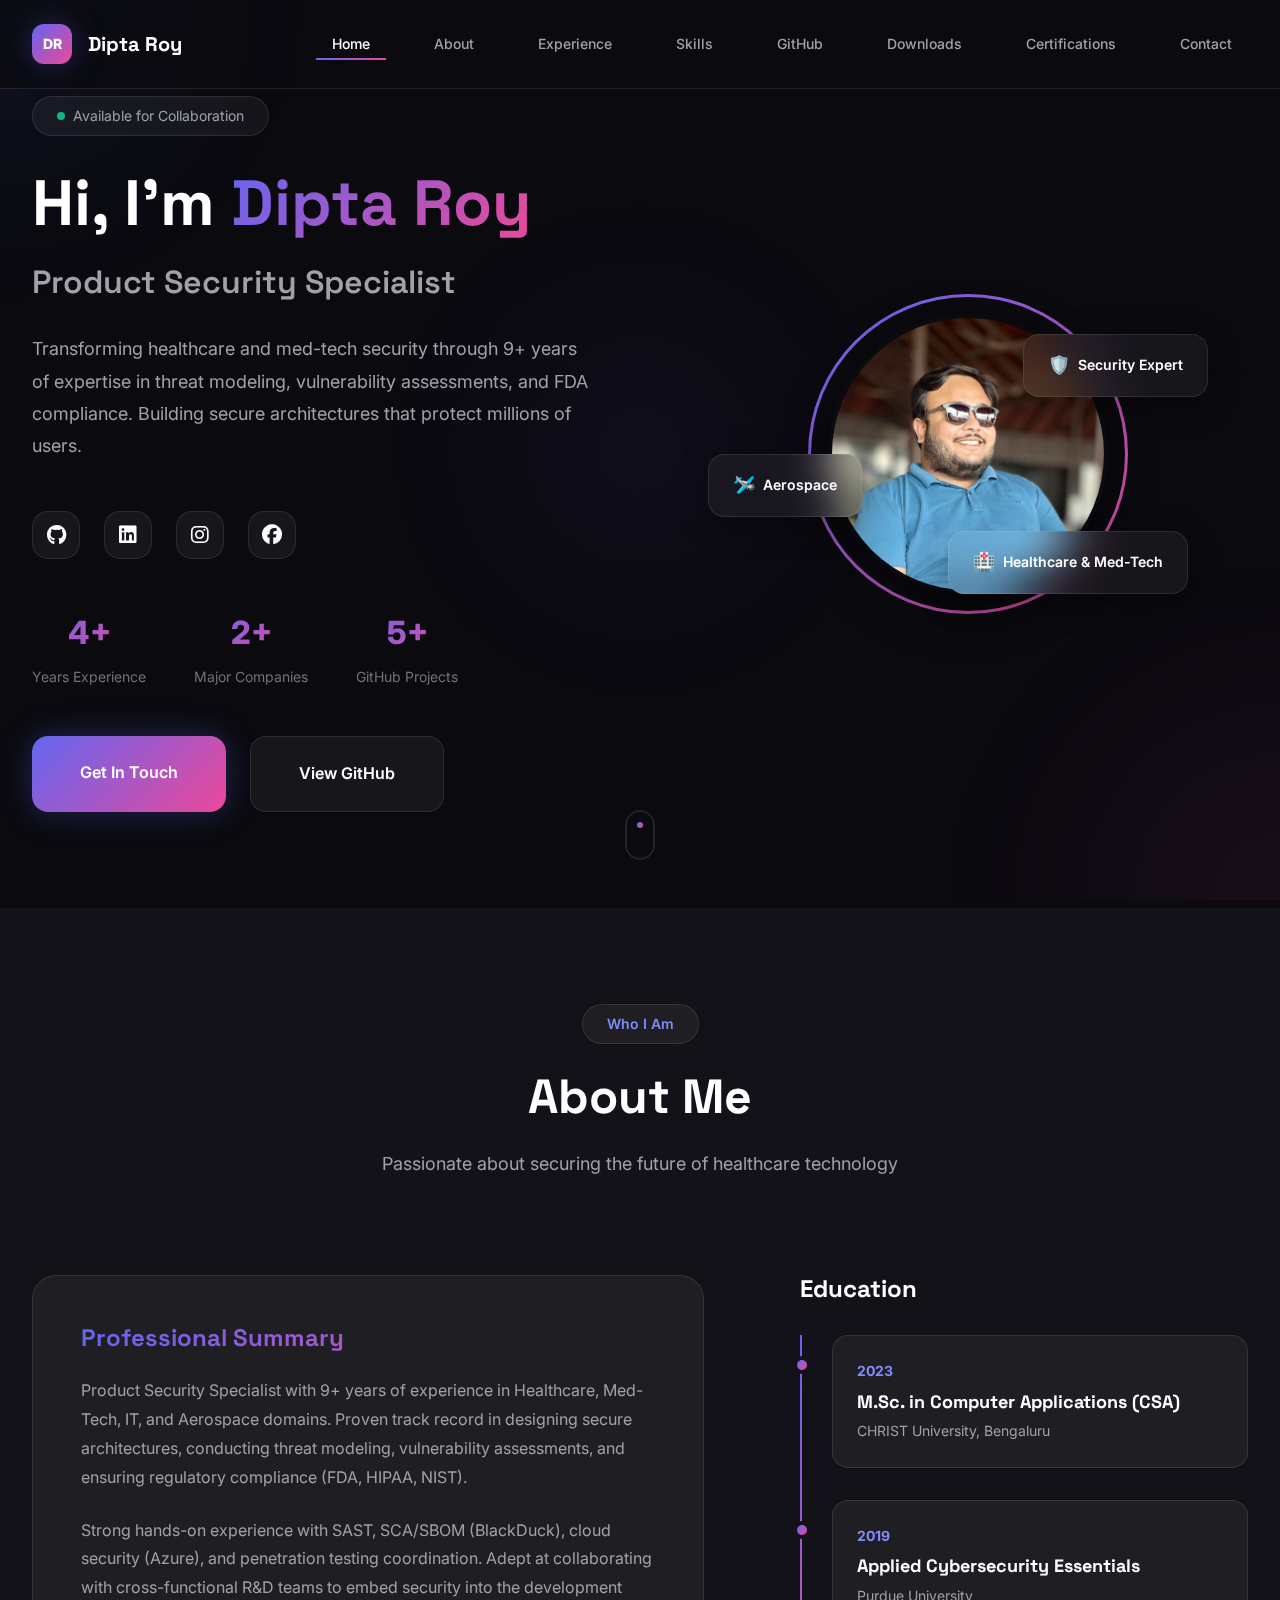
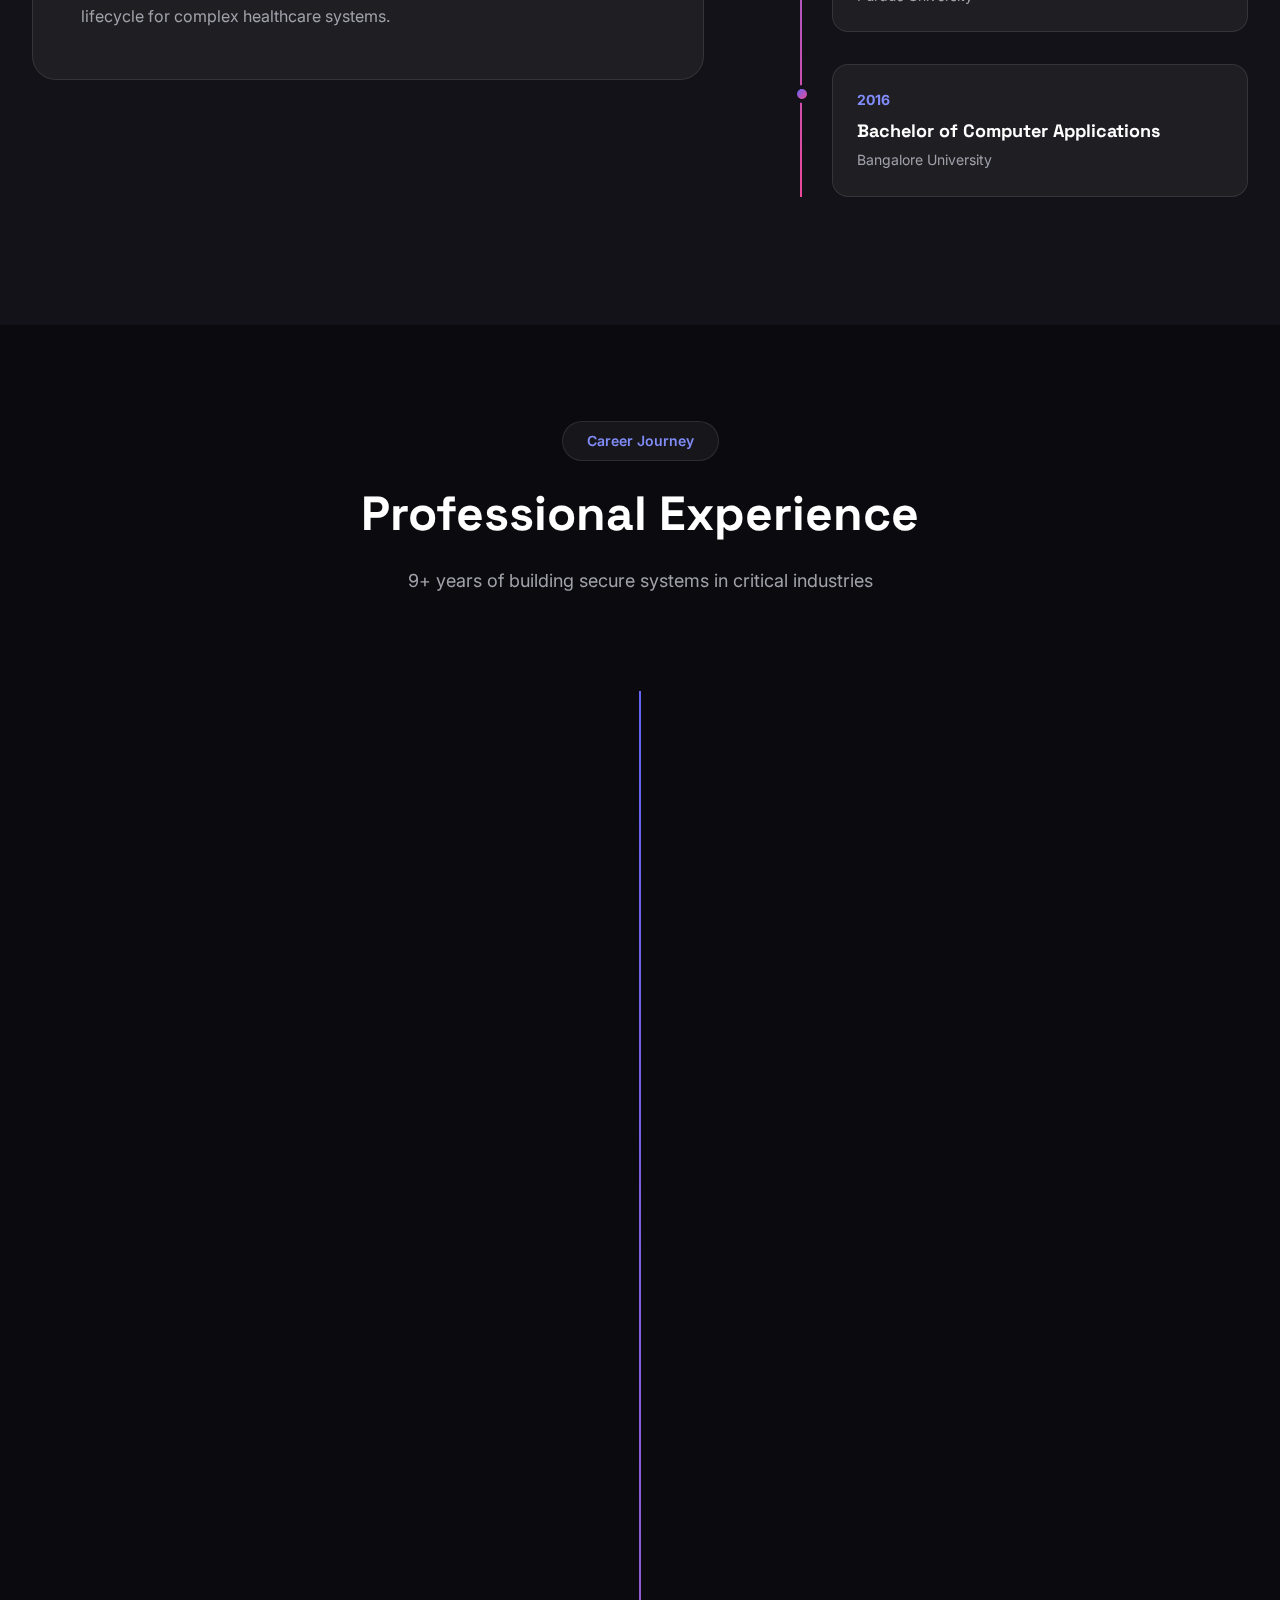
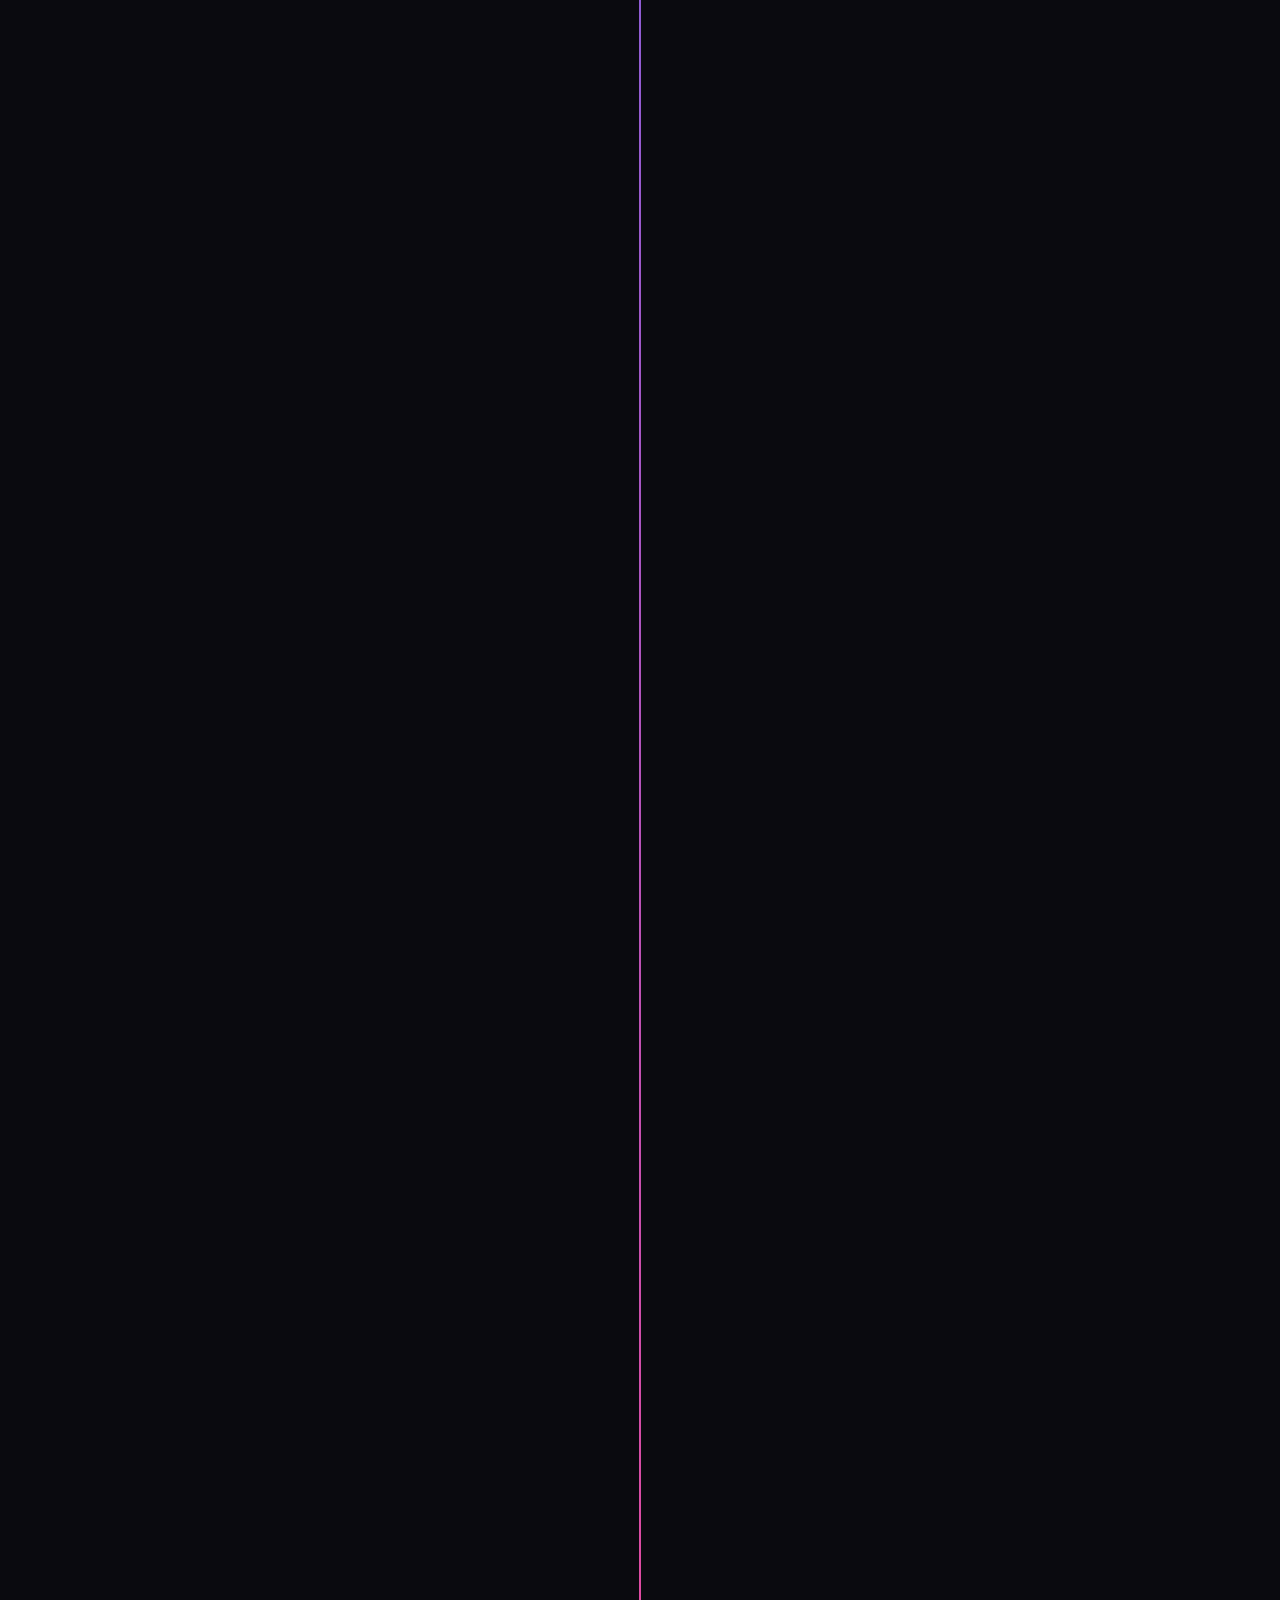
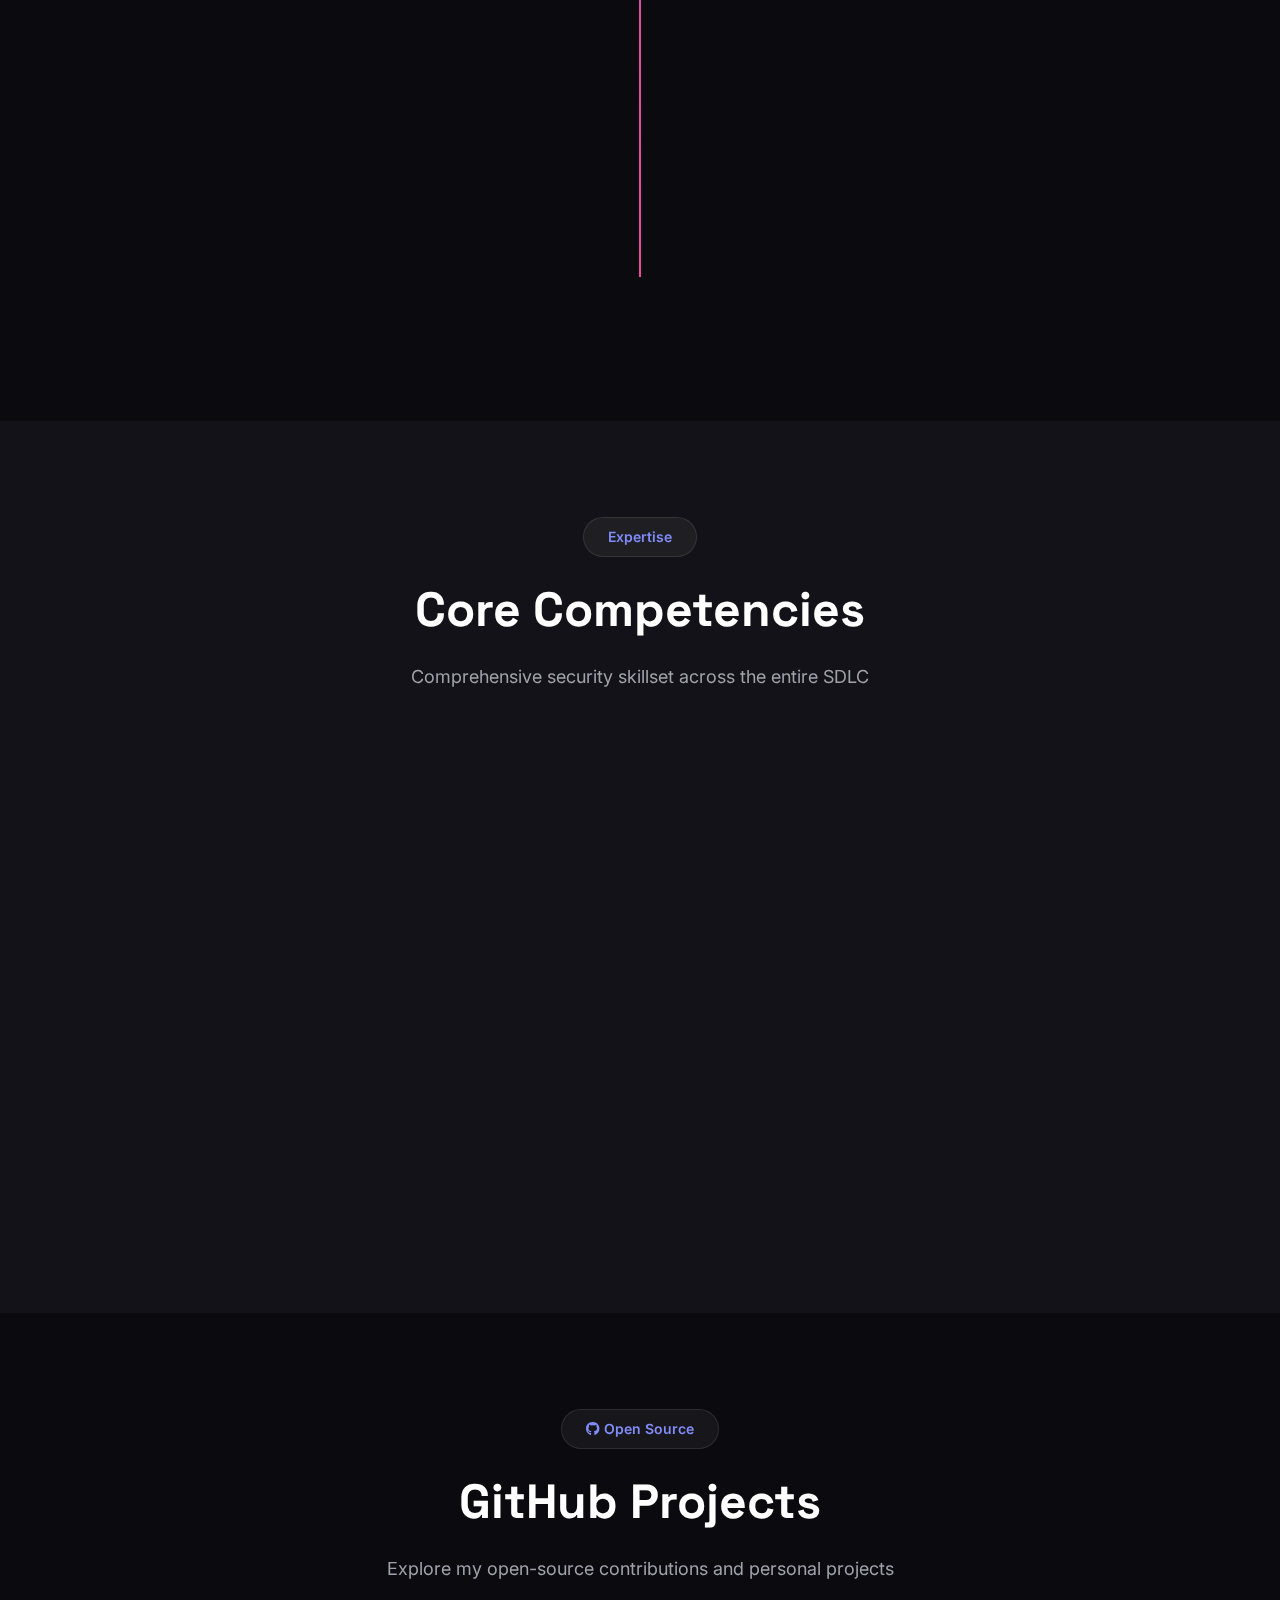
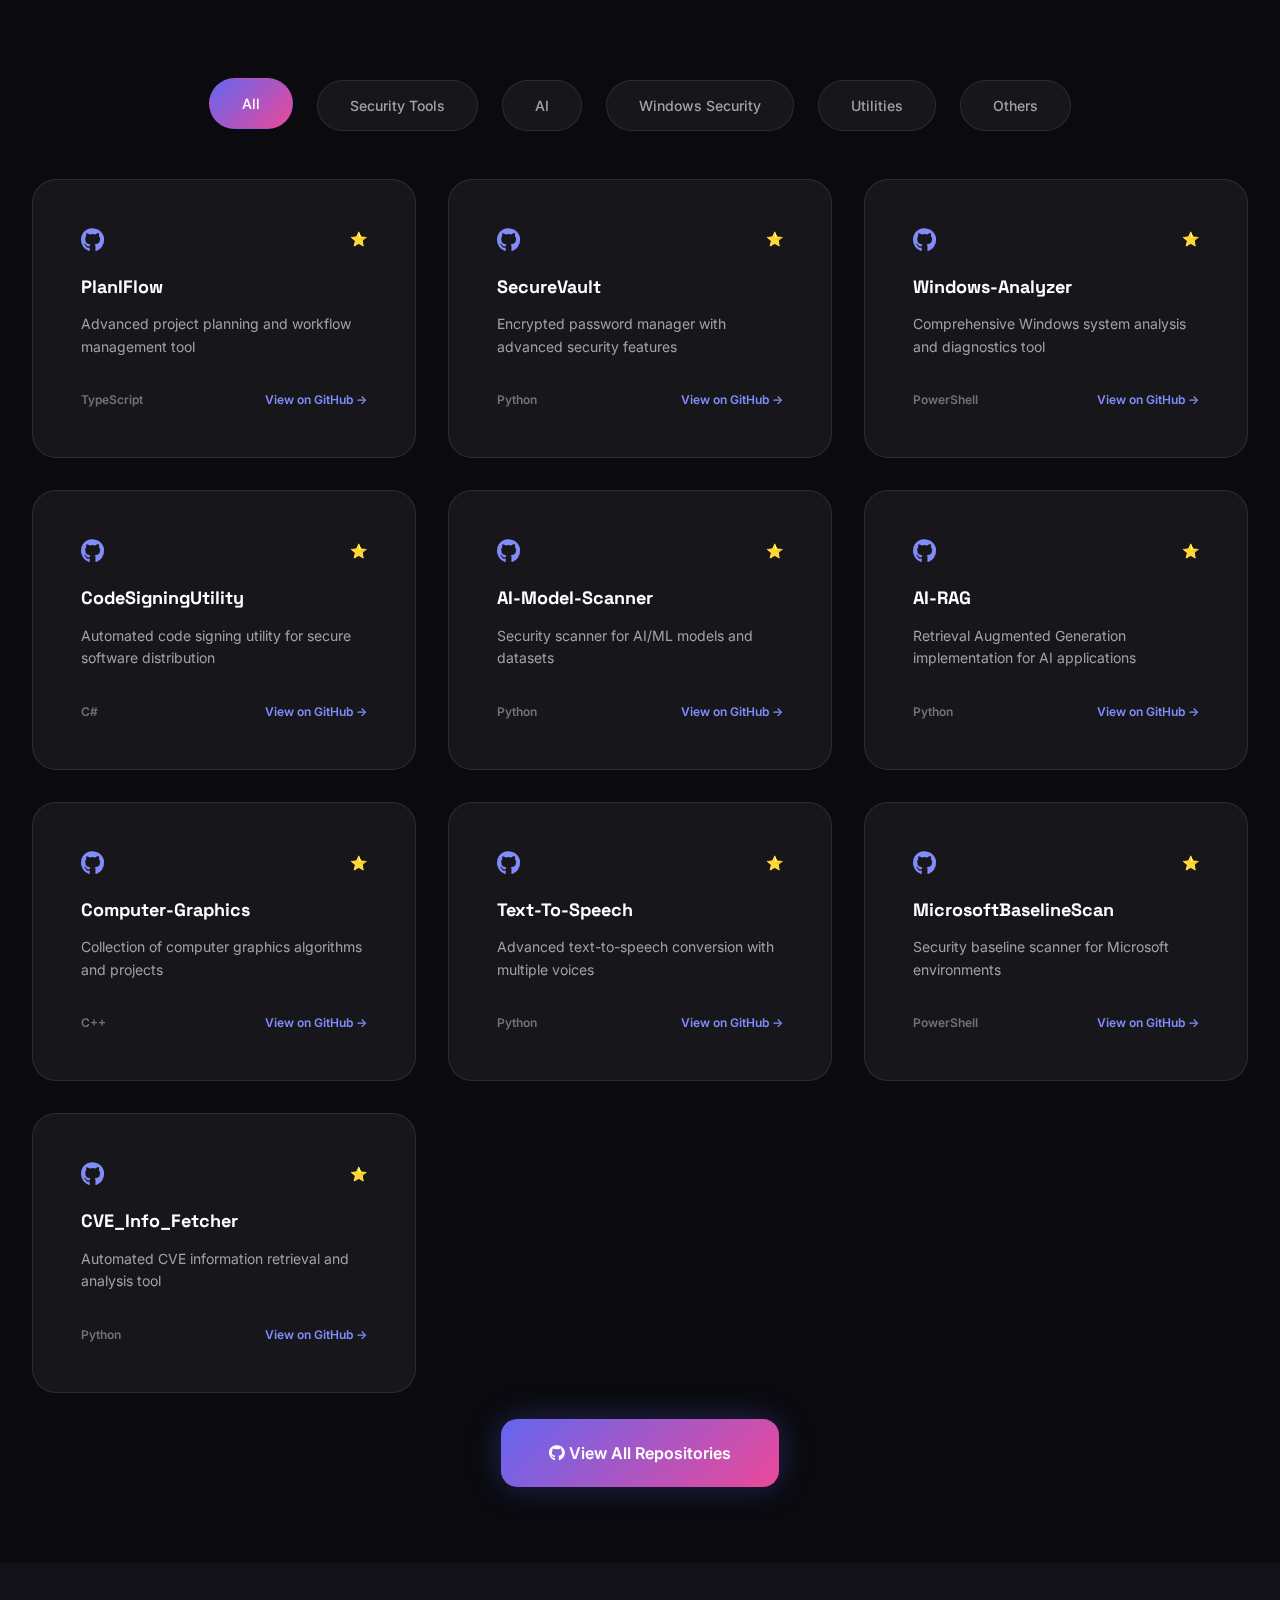
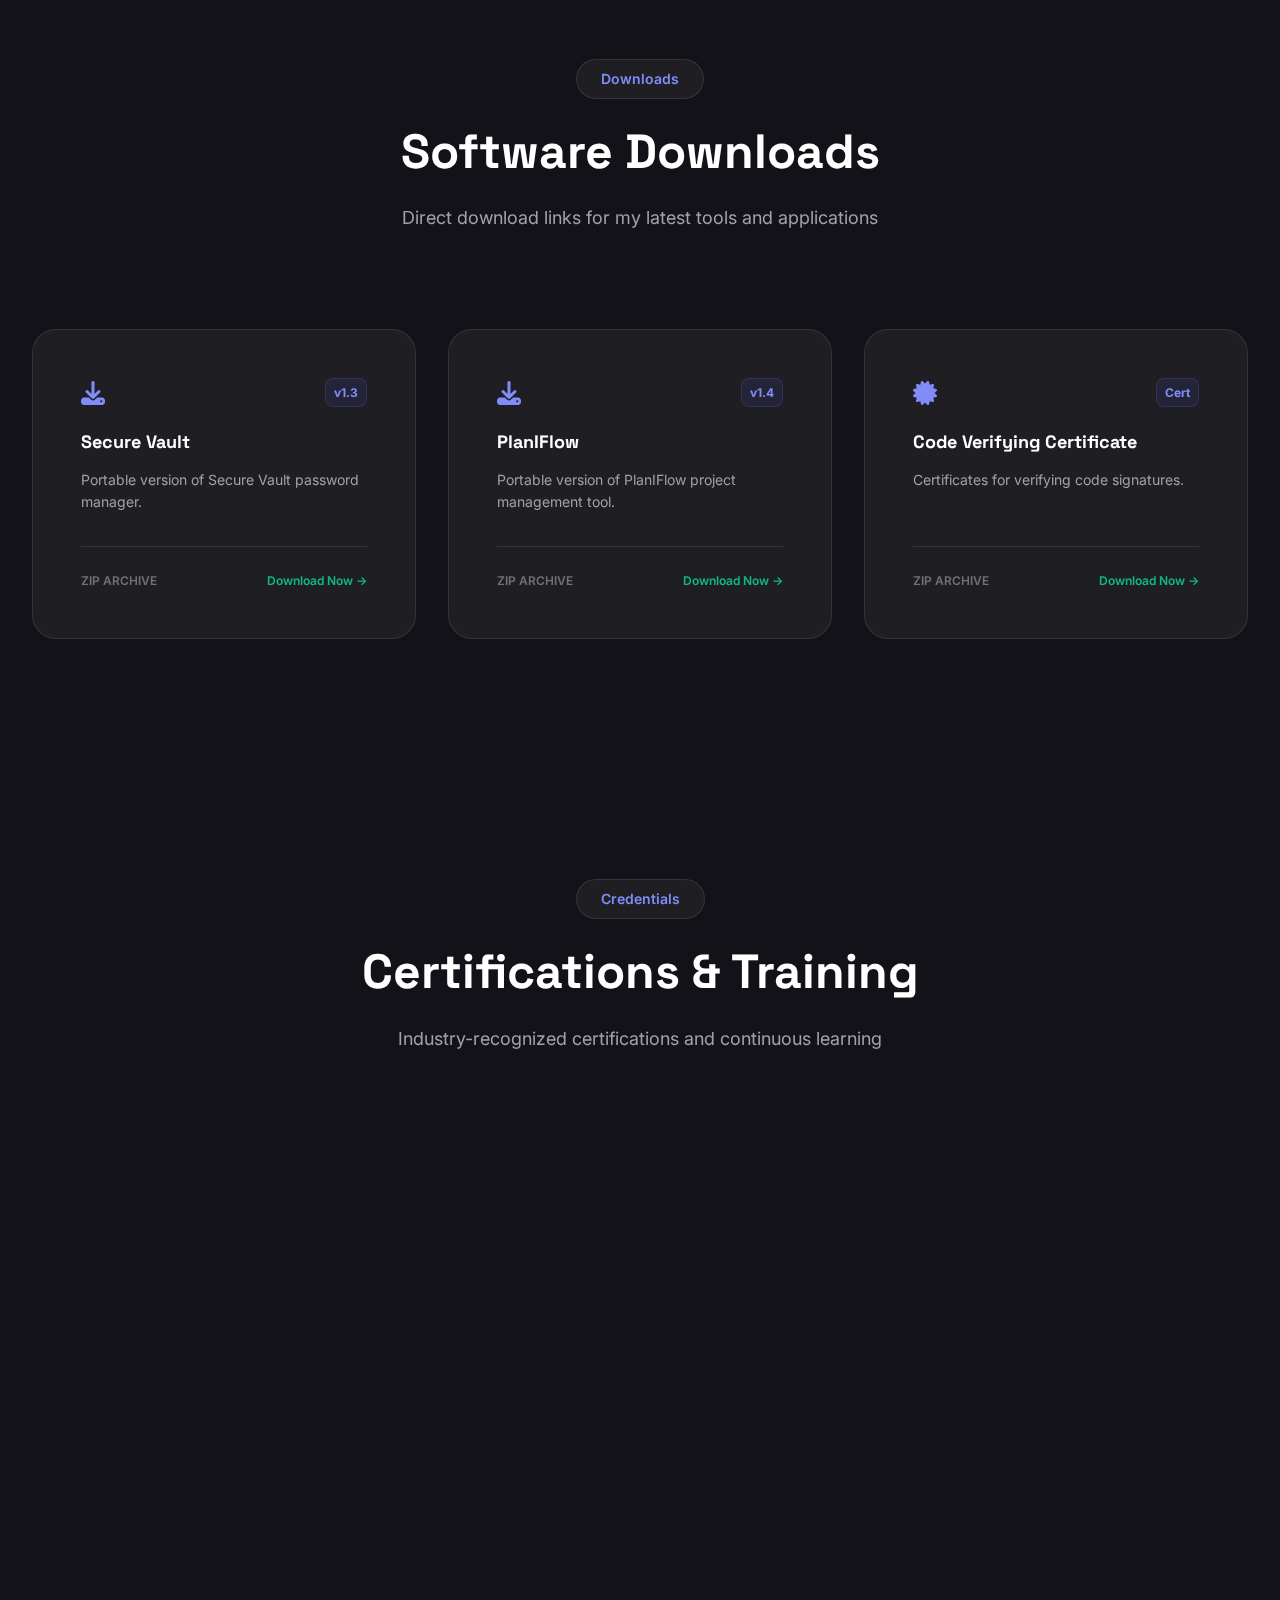
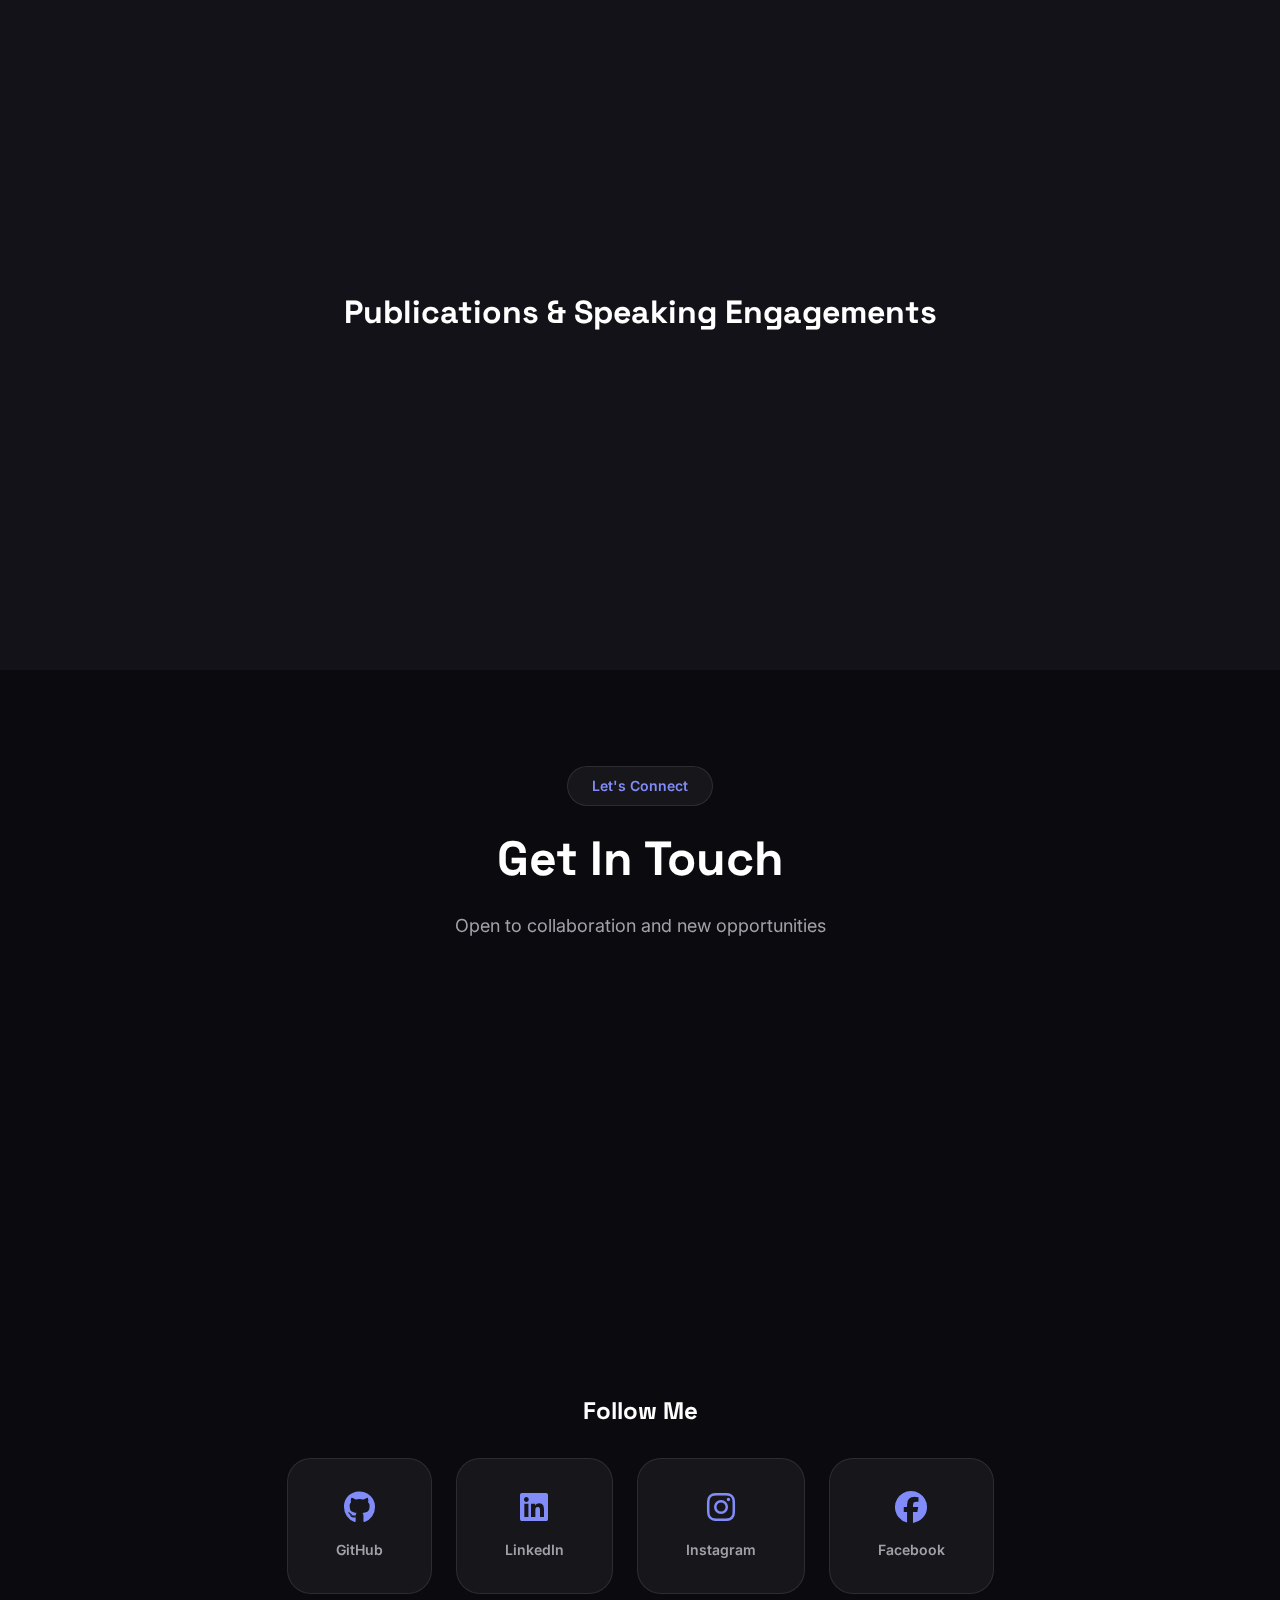
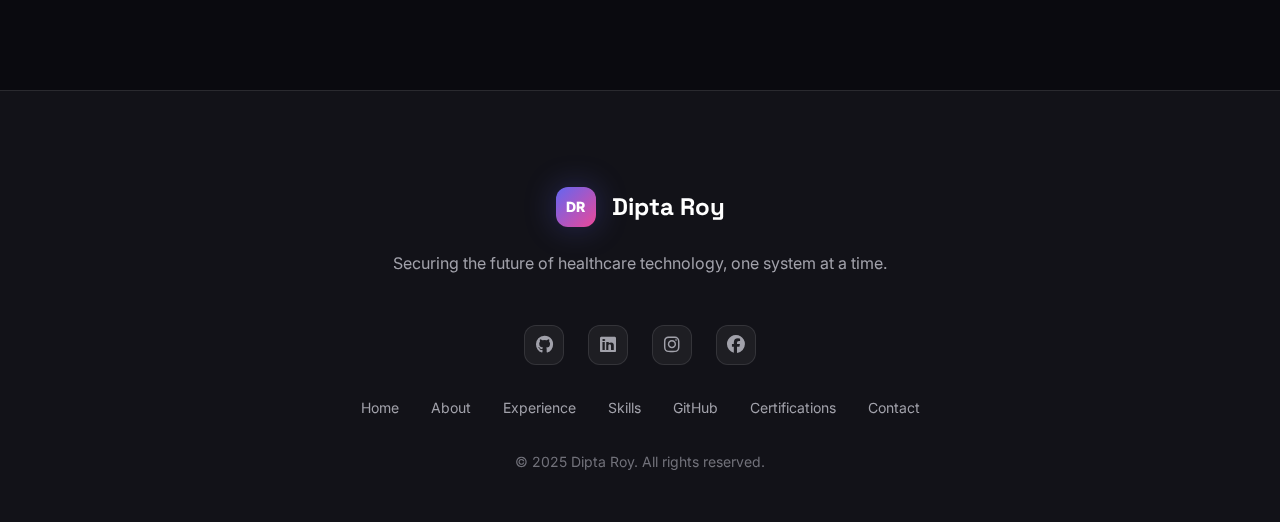
<file: index.html>
<!DOCTYPE html>
<html lang="en">

<head>
    <meta charset="UTF-8">
    <meta name="viewport" content="width=device-width, initial-scale=1.0">
    <title>Dipta Roy</title>
    <link rel="icon" type="image/x-icon" href="assets/img/favicon.ico">
    <meta name="google-site-verification" content="V2aWVlDv5P8RGX3Jwh850Y5VYpejlc5atUr3PNJCR8k" />
    <meta name="description"
        content="Dipta Roy is a Bengaluru-based Product Security Specialist with 9+ years in healthcare cybersecurity. Expert in threat modeling, FDA/HIPAA compliance, SAST/SCA tools, and secure SDLC.">
    <meta name="keywords"
        content="product security, cybersecurity healthcare, threat modeling, FDA compliance, vulnerability assessment, SAST SCA, Dipta Roy, Bengaluru">
    <meta name="robots" content="index, follow">
    <meta name="author" content="Dipta Roy">

    <!-- Open Graph / Facebook -->
    <meta property="og:type" content="website">
    <meta property="og:url" content="https://dipta-roy.github.io/">
    <meta property="og:title" content="Dipta Roy - Product Security Specialist">
    <meta property="og:description"
        content="Dipta Roy is a Bengaluru-based Product Security Specialist with 9+ years in healthcare cybersecurity. Expert in threat modeling, FDA/HIPAA compliance, and secure SDLC.">
    <meta property="og:image" content="https://dipta-roy.github.io/assets/img/Profile_Image.png">

    <!-- Twitter -->
    <meta property="twitter:card" content="summary_large_image">
    <meta property="twitter:url" content="https://dipta-roy.github.io/">
    <meta property="twitter:title" content="Dipta Roy - Product Security Specialist">
    <meta property="twitter:description"
        content="Dipta Roy is a Bengaluru-based Product Security Specialist with 9+ years in healthcare cybersecurity. Expert in threat modeling, FDA/HIPAA compliance, and secure SDLC.">
    <meta property="twitter:image" content="https://dipta-roy.github.io/assets/img/Profile_Image.png">

    <!-- Structured Data (JSON-LD) -->
    <script type="application/ld+json">
    {
      "@context": "https://schema.org",
      "@type": "Person",
      "name": "Dipta Roy",
      "url": "https://dipta-roy.github.io/",
      "image": "https://dipta-roy.github.io/assets/img/Profile_Image.png",
      "sameAs": [
        "https://linkedin.com/in/dipta-roy",
        "https://github.com/dipta-roy",
        "https://www.instagram.com/diptaroy73/",
        "https://www.facebook.com/dipta.roy.73/"
      ],
      "jobTitle": "Product Security Specialist",
      "worksFor": {
        "@type": "Organization",
        "name": "Healthcare Industry"
      },
      "description": "Product Security Specialist with 9+ years of experience in healthcare cybersecurity, threat modeling, and FDA compliance.",
      "address": {
        "@type": "PostalAddress",
        "addressLocality": "Bengaluru",
        "addressCountry": "India"
      }
    }
    </script>

    <link rel="preconnect" href="https://fonts.googleapis.com">
    <link rel="preconnect" href="https://fonts.gstatic.com" crossorigin>
    <link rel="canonical" href="https://dipta-roy.github.io/">
    <link
        href="https://fonts.googleapis.com/css2?family=Inter:wght@300;400;500;600;700;800;900&family=Space+Grotesk:wght@300;400;500;600;700&display=swap"
        rel="stylesheet">
    <link rel="stylesheet" href="https://cdnjs.cloudflare.com/ajax/libs/font-awesome/6.5.1/css/all.min.css">
    <link rel="stylesheet" href="assets/css/index.css">
</head>

<body>
    <!-- Animated Background -->
    <div class="animated-background">
        <div class="gradient-orb orb-1"></div>
        <div class="gradient-orb orb-2"></div>
        <div class="gradient-orb orb-3"></div>
    </div>

    <!-- Navigation -->
    <nav class="nav-container" id="navbar">
        <div class="nav-content">
            <div class="nav-logo">
                <span class="logo-icon">DR</span>
                <span class="logo-text">Dipta Roy</span>
            </div>
            <ul class="nav-menu" id="navMenu">
                <li><a href="#home" class="nav-link active">Home</a></li>
                <li><a href="#about" class="nav-link">About</a></li>
                <li><a href="#experience" class="nav-link">Experience</a></li>
                <li><a href="#skills" class="nav-link">Skills</a></li>
                <li><a href="#github" class="nav-link">GitHub</a></li>
                <li><a href="#downloads" class="nav-link">Downloads</a></li>
                <li><a href="#certifications" class="nav-link">Certifications</a></li>
                <li><a href="#contact" class="nav-link">Contact</a></li>
            </ul>
            <button class="mobile-menu-toggle" id="mobileMenuToggle">
                <span></span>
                <span></span>
                <span></span>
            </button>
        </div>
    </nav>

    <!-- Hero Section -->
    <section id="home" class="hero-section">
        <div class="container">
            <div class="hero-content">
                <div class="hero-text">
                    <div class="hero-badge">
                        <span class="badge-dot"></span>
                        Available for Collaboration
                    </div>
                    <h1 class="hero-title">
                        Hi, I'm <span class="gradient-text">Dipta Roy</span>
                    </h1>
                    <h2 class="hero-subtitle">Product Security Specialist</h2>
                    <p class="hero-description">
                        Transforming healthcare and med-tech security through 9+ years of expertise in
                        threat modeling, vulnerability assessments, and FDA compliance. Building secure
                        architectures that protect millions of users.
                    </p>

                    <!-- Social Media Links -->
                    <div class="social-links">
                        <a href="https://github.com/dipta-roy" target="_blank" rel="noopener noreferrer"
                            class="social-link" title="GitHub" aria-label="GitHub">
                            <i class="fab fa-github"></i>
                        </a>
                        <a href="https://linkedin.com/in/dipta-roy" target="_blank" rel="noopener noreferrer"
                            class="social-link" title="LinkedIn" aria-label="LinkedIn">
                            <i class="fab fa-linkedin"></i>
                        </a>
                        <a href="https://www.instagram.com/diptaroy73/" target="_blank" rel="noopener noreferrer"
                            class="social-link" title="Instagram" aria-label="Instagram">
                            <i class="fab fa-instagram"></i>
                        </a>
                        <a href="https://www.facebook.com/dipta.roy.73/" target="_blank" rel="noopener noreferrer"
                            class="social-link" title="Facebook" aria-label="Facebook">
                            <i class="fab fa-facebook"></i>
                        </a>
                    </div>

                    <div class="hero-stats">
                        <div class="stat-item">
                            <div class="stat-value">9+</div>
                            <div class="stat-label">Years Experience</div>
                        </div>
                        <div class="stat-item">
                            <div class="stat-value">4</div>
                            <div class="stat-label">Major Companies</div>
                        </div>
                        <div class="stat-item">
                            <div class="stat-value">10+</div>
                            <div class="stat-label">GitHub Projects</div>
                        </div>
                    </div>
                    <div class="hero-cta">
                        <a href="#contact" class="btn btn-primary">Get In Touch</a>
                        <a href="#github" class="btn btn-secondary">View GitHub</a>
                    </div>
                </div>
                <div class="hero-visual">
                    <div class="profile-card">
                        <div class="profile-image">
                            <div class="profile-ring"></div>
                            <img src="assets/img/Profile_Image.png" alt="Dipta Roy - Product Security Specialist"
                                class="profile-avatar-img">
                        </div>
                        <div class="floating-badge badge-1">
                            <span class="badge-emoji">🛡️</span>
                            <span>Security Expert</span>
                        </div>
                        <div class="floating-badge badge-2">
                            <span class="badge-emoji">🛩️</span>
                            <span>Aerospace</span>
                        </div>
                        <div class="floating-badge badge-3">
                            <span class="badge-emoji">🏥</span>
                            <span>Healthcare & Med-Tech</span>
                        </div>

                    </div>
                </div>
            </div>
        </div>
        <div class="scroll-indicator">
            <div class="scroll-arrow"></div>
        </div>
    </section>

    <!-- About Section -->
    <section id="about" class="about-section">
        <div class="container">
            <div class="section-header">
                <span class="section-tag">Who I Am</span>
                <h2 class="section-title">About Me</h2>
                <p class="section-subtitle">Passionate about securing the future of healthcare technology</p>
            </div>
            <div class="about-content">
                <div class="about-text">
                    <div class="about-card">
                        <h3>Professional Summary</h3>
                        <p>
                            Product Security Specialist with 9+ years of experience in Healthcare, Med-Tech, IT, and
                            Aerospace domains.
                            Proven track record in designing secure architectures, conducting threat modeling,
                            vulnerability assessments,
                            and ensuring regulatory compliance (FDA, HIPAA, NIST).
                        </p>
                        <p>
                            Strong hands-on experience with SAST, SCA/SBOM (BlackDuck), cloud security (Azure), and
                            penetration testing
                            coordination. Adept at collaborating with cross-functional R&D teams to embed security into
                            the development
                            lifecycle for complex healthcare systems.
                        </p>
                    </div>

                </div>
                <div class="about-education">
                    <h3>Education</h3>
                    <div class="education-timeline">
                        <div class="education-item">
                            <div class="education-year">2023</div>
                            <div class="education-content">
                                <h4>M.Sc. in Computer Applications (CSA)</h4>
                                <p>CHRIST University, Bengaluru</p>
                            </div>
                        </div>
                        <div class="education-item">
                            <div class="education-year">2019</div>
                            <div class="education-content">
                                <h4>Applied Cybersecurity Essentials</h4>
                                <p>Purdue University</p>
                            </div>
                        </div>
                        <div class="education-item">
                            <div class="education-year">2016</div>
                            <div class="education-content">
                                <h4>Bachelor of Computer Applications</h4>
                                <p>Bangalore University</p>
                            </div>
                        </div>
                    </div>
                </div>
            </div>
        </div>
    </section>

    <!-- Experience Section -->
    <section id="experience" class="experience-section">
        <div class="container">
            <div class="section-header">
                <span class="section-tag">Career Journey</span>
                <h2 class="section-title">Professional Experience</h2>
                <p class="section-subtitle">9+ years of building secure systems in critical industries</p>
            </div>
            <div class="experience-timeline">
                <div class="timeline-item" data-aos="fade-up">
                    <div class="timeline-marker"></div>
                    <div class="timeline-content">
                        <div class="timeline-header">
                            <div class="timeline-company">
                                <h3>Stryker</h3>
                                <span class="timeline-location">Bengaluru, India</span>
                            </div>
                            <span class="timeline-period">Sep 2024 – Present</span>
                        </div>
                        <h4 class="timeline-role">Staff Engineer – Product Security</h4>
                        <ul class="timeline-achievements">
                            <li>Led product security for AI-powered Med-Tech systems within AI R&D</li>
                            <li>Reviewed software/hardware architecture and embedded security from design</li>
                            <li>Conducted comprehensive Threat Modeling and Vulnerability Assessments</li>
                            <li>Used BlackDuck to generate SBOM and evaluate third-party component risks</li>
                            <li>Coordinated FDA submissions with supporting security documentation</li>
                            <li>Facilitated 3rd-party pen testing and led remediation with dev teams</li>
                            <li>Performed Nessus scans for host-level vulnerability identification</li>
                            <li>Authored security documents for medical devices</li>
                            <li>Conducted data privacy assessments aligned with HIPAA and GDPR standards</li>
                            <li>Mentored internal security team and standardized processes via SOPs</li>
                        </ul>
                        <div class="timeline-tags">
                            <span class="tag">AI Security</span>
                            <span class="tag">FDA Compliance</span>
                            <span class="tag">Threat Modeling</span>
                            <span class="tag">SBOM</span>
                            <span class="tag">HIPAA</span>
                            <span class="tag">GDPR</span>
                            <span class="tag">Tenable.io</span>
                        </div>
                    </div>
                </div>

                <div class="timeline-item" data-aos="fade-up">
                    <div class="timeline-marker"></div>
                    <div class="timeline-content">
                        <div class="timeline-header">
                            <div class="timeline-company">
                                <h3>Siemens Healthineers</h3>
                                <span class="timeline-location">Bengaluru, India</span>
                            </div>
                            <span class="timeline-period">Jan 2023 – Sep 2024</span>
                        </div>
                        <h4 class="timeline-role">Product & Solution Security Expert</h4>
                        <ul class="timeline-achievements">
                            <li>Performed SAST using Checkmarx, reducing vulnerabilities by 30%</li>
                            <li>Executed SCA to identify risky third-party libraries and licensing issues</li>
                            <li>Conducted infrastructure security scans using Tenable.io</li>
                            <li>Managed patch rollouts for released medical software products</li>
                            <li>Conducted threat modeling and trained dev teams on security best practices</li>
                            <li>Authored security documents for medical devices</li>
                            <li>Mentored internal security team and standardized processes via SOPs</li>
                        </ul>
                        <div class="timeline-tags">
                            <span class="tag">SAST</span>
                            <span class="tag">Checkmarx</span>
                            <span class="tag">SCA</span>
                            <span class="tag">Tenable.io</span>
                            <span class="tag">Patch Management</span>
                        </div>
                    </div>
                </div>

                <div class="timeline-item" data-aos="fade-up">
                    <div class="timeline-marker"></div>
                    <div class="timeline-content">
                        <div class="timeline-header">
                            <div class="timeline-company">
                                <h3>Collins Aerospace</h3>
                                <span class="timeline-location">Bengaluru, India</span>
                            </div>
                            <span class="timeline-period">Mar 2022 – Jan 2023</span>
                        </div>
                        <h4 class="timeline-role">Lead Engineer – Cybersecurity</h4>
                        <ul class="timeline-achievements">
                            <li>Developed System Security Plans (SSP) per NIST 800-53 and 800-171</li>
                            <li>Conducted code reviews and guided development teams on remediation</li>
                            <li>Implemented compliance measures across aerospace security systems</li>
                            <li>Mentored internal security team and standardized processes via SOPs</li>
                        </ul>
                        <div class="timeline-tags">
                            <span class="tag">NIST 800-53</span>
                            <span class="tag">NIST 800-171</span>
                            <span class="tag">SSP</span>
                            <span class="tag">Aerospace</span>
                        </div>
                    </div>
                </div>

                <div class="timeline-item" data-aos="fade-up">
                    <div class="timeline-marker"></div>
                    <div class="timeline-content">
                        <div class="timeline-header">
                            <div class="timeline-company">
                                <h3>Infosys</h3>
                                <span class="timeline-location">Bengaluru, India</span>
                            </div>
                            <span class="timeline-period">Nov 2016 – Mar 2022</span>
                        </div>
                        <h4 class="timeline-role">Senior Systems Engineer – Cybersecurity</h4>
                        <ul class="timeline-achievements">
                            <li>Led infrastructure vulnerability management for US healthcare clients</li>
                            <li>Remediated SSL/TLS and OS patch issues; managed IDAM controls</li>
                            <li>Automated vulnerability scan reporting and compliance checks</li>
                            <li>Participated in zero-day remediation efforts and patch cycle planning</li>
                        </ul>
                        <div class="timeline-tags">
                            <span class="tag">Vulnerability Management</span>
                            <span class="tag">IDAM</span>
                            <span class="tag">Automation</span>
                            <span class="tag">Healthcare</span>
                        </div>
                    </div>
                </div>
            </div>
        </div>
    </section>

    <!-- Skills Section -->
    <section id="skills" class="skills-section">
        <div class="container">
            <div class="section-header">
                <span class="section-tag">Expertise</span>
                <h2 class="section-title">Core Competencies</h2>
                <p class="section-subtitle">Comprehensive security skillset across the entire SDLC</p>
            </div>
            <div class="skills-grid">
                <div class="skill-category">
                    <div class="skill-category-header">
                        <span class="skill-icon">🛡️</span>
                        <h3>Security & Compliance</h3>
                    </div>
                    <div class="skill-items">
                        <div class="skill-item">
                            <span>Product Security in Healthcare & Med-Tech</span>
                            <div class="skill-bar">
                                <div class="skill-progress" style="width: 95%"></div>
                            </div>
                        </div>
                        <div class="skill-item">
                            <span>Threat Modeling & Risk Assessment</span>
                            <div class="skill-bar">
                                <div class="skill-progress" style="width: 90%"></div>
                            </div>
                        </div>
                        <div class="skill-item">
                            <span>FDA Regulatory & HIPAA Compliance</span>
                            <div class="skill-bar">
                                <div class="skill-progress" style="width: 90%"></div>
                            </div>
                        </div>
                        <div class="skill-item">
                            <span>Secure SDLC Implementation</span>
                            <div class="skill-bar">
                                <div class="skill-progress" style="width: 85%"></div>
                            </div>
                        </div>
                    </div>
                </div>

                <div class="skill-category">
                    <div class="skill-category-header">
                        <span class="skill-icon">🔍</span>
                        <h3>Security Testing & Tools</h3>
                    </div>
                    <div class="skill-items">
                        <div class="skill-item">
                            <span>SAST</span>
                            <div class="skill-bar">
                                <div class="skill-progress" style="width: 90%"></div>
                            </div>
                        </div>
                        <div class="skill-item">
                            <span>SCA/SBOM </span>
                            <div class="skill-bar">
                                <div class="skill-progress" style="width: 88%"></div>
                            </div>
                        </div>
                        <div class="skill-item">
                            <span>Vulnerability Management (Nessus, Tenable.io)</span>
                            <div class="skill-bar">
                                <div class="skill-progress" style="width: 92%"></div>
                            </div>
                        </div>
                        <div class="skill-item">
                            <span>DAST</span>
                            <div class="skill-bar">
                                <div class="skill-progress" style="width: 85%"></div>
                            </div>
                        </div>
                    </div>
                </div>

                <div class="skill-category">
                    <div class="skill-category-header">
                        <span class="skill-icon">☁️</span>
                        <h3>Cloud & Infrastructure</h3>
                    </div>
                    <div class="skill-items">
                        <div class="skill-item">
                            <span>Cloud Security (Microsoft Azure)</span>
                            <div class="skill-bar">
                                <div class="skill-progress" style="width: 85%"></div>
                            </div>
                        </div>
                        <div class="skill-item">
                            <span>Patch Management & Infrastructure Security</span>
                            <div class="skill-bar">
                                <div class="skill-progress" style="width: 90%"></div>
                            </div>
                        </div>
                        <div class="skill-item">
                            <span>Security Automation (Python, PowerShell, Batch)</span>
                            <div class="skill-bar">
                                <div class="skill-progress" style="width: 80%"></div>
                            </div>
                        </div>
                    </div>
                </div>
            </div>
        </div>
    </section>

    <!-- GitHub Projects Section -->
    <section id="github" class="github-section">
        <div class="container">
            <div class="section-header">
                <span class="section-tag"><i class="fab fa-github"></i> Open Source</span>
                <h2 class="section-title">GitHub Projects</h2>
                <p class="section-subtitle">Explore my open-source contributions and personal projects</p>
            </div>

            <div class="project-filters">
                <button class="filter-btn active" data-filter="all">All</button>
                <button class="filter-btn" data-filter="security-tools">Security Tools</button>
                <button class="filter-btn" data-filter="ai">AI</button>
                <button class="filter-btn" data-filter="windows">Windows Security</button>
                <button class="filter-btn" data-filter="utilities">Utilities</button>
                <button class="filter-btn" data-filter="others">Others</button>
            </div>

            <div class="github-grid">
                <a href="https://github.com/dipta-roy/PlanIFlow" target="_blank" rel="noopener noreferrer"
                    class="github-card" data-category="utilities">
                    <div class="github-card-header">
                        <i class="fab fa-github github-icon"></i>
                        <span class="github-stars">⭐</span>
                    </div>
                    <h3>PlanIFlow</h3>
                    <p>Advanced project planning and workflow management tool</p>
                    <div class="github-footer">
                        <span class="github-language">TypeScript</span>
                        <span class="github-link">View on GitHub →</span>
                    </div>
                </a>

                <a href="https://github.com/dipta-roy/SecureVault" target="_blank" rel="noopener noreferrer"
                    class="github-card" data-category="security-tools">
                    <div class="github-card-header">
                        <i class="fab fa-github github-icon"></i>
                        <span class="github-stars">⭐</span>
                    </div>
                    <h3>SecureVault</h3>
                    <p>Encrypted password manager with advanced security features</p>
                    <div class="github-footer">
                        <span class="github-language">Python</span>
                        <span class="github-link">View on GitHub →</span>
                    </div>
                </a>

                <a href="https://github.com/dipta-roy/Windows-Analyzer" target="_blank" rel="noopener noreferrer"
                    class="github-card" data-category="windows">
                    <div class="github-card-header">
                        <i class="fab fa-github github-icon"></i>
                        <span class="github-stars">⭐</span>
                    </div>
                    <h3>Windows-Analyzer</h3>
                    <p>Comprehensive Windows system analysis and diagnostics tool</p>
                    <div class="github-footer">
                        <span class="github-language">PowerShell</span>
                        <span class="github-link">View on GitHub →</span>
                    </div>
                </a>

                <a href="https://github.com/dipta-roy/CodeSigningUtility" target="_blank" rel="noopener noreferrer"
                    class="github-card" data-category="security-tools">
                    <div class="github-card-header">
                        <i class="fab fa-github github-icon"></i>
                        <span class="github-stars">⭐</span>
                    </div>
                    <h3>CodeSigningUtility</h3>
                    <p>Automated code signing utility for secure software distribution</p>
                    <div class="github-footer">
                        <span class="github-language">C#</span>
                        <span class="github-link">View on GitHub →</span>
                    </div>
                </a>

                <a href="https://github.com/dipta-roy/AI-Model-Scanner" target="_blank" rel="noopener noreferrer"
                    class="github-card" data-category="ai">
                    <div class="github-card-header">
                        <i class="fab fa-github github-icon"></i>
                        <span class="github-stars">⭐</span>
                    </div>
                    <h3>AI-Model-Scanner</h3>
                    <p>Security scanner for AI/ML models and datasets</p>
                    <div class="github-footer">
                        <span class="github-language">Python</span>
                        <span class="github-link">View on GitHub →</span>
                    </div>
                </a>

                <a href="https://github.com/dipta-roy/AI-RAG" target="_blank" rel="noopener noreferrer"
                    class="github-card" data-category="ai">
                    <div class="github-card-header">
                        <i class="fab fa-github github-icon"></i>
                        <span class="github-stars">⭐</span>
                    </div>
                    <h3>AI-RAG</h3>
                    <p>Retrieval Augmented Generation implementation for AI applications</p>
                    <div class="github-footer">
                        <span class="github-language">Python</span>
                        <span class="github-link">View on GitHub →</span>
                    </div>
                </a>

                <a href="https://github.com/dipta-roy/Computer-Graphics" target="_blank" rel="noopener noreferrer"
                    class="github-card" data-category="others">
                    <div class="github-card-header">
                        <i class="fab fa-github github-icon"></i>
                        <span class="github-stars">⭐</span>
                    </div>
                    <h3>Computer-Graphics</h3>
                    <p>Collection of computer graphics algorithms and projects</p>
                    <div class="github-footer">
                        <span class="github-language">C++</span>
                        <span class="github-link">View on GitHub →</span>
                    </div>
                </a>

                <a href="https://github.com/dipta-roy/Text-To-Speech" target="_blank" rel="noopener noreferrer"
                    class="github-card" data-category="others">
                    <div class="github-card-header">
                        <i class="fab fa-github github-icon"></i>
                        <span class="github-stars">⭐</span>
                    </div>
                    <h3>Text-To-Speech</h3>
                    <p>Advanced text-to-speech conversion with multiple voices</p>
                    <div class="github-footer">
                        <span class="github-language">Python</span>
                        <span class="github-link">View on GitHub →</span>
                    </div>
                </a>

                <a href="https://github.com/dipta-roy/MicrosoftBaselineScan" target="_blank" rel="noopener noreferrer"
                    class="github-card" data-category="windows">
                    <div class="github-card-header">
                        <i class="fab fa-github github-icon"></i>
                        <span class="github-stars">⭐</span>
                    </div>
                    <h3>MicrosoftBaselineScan</h3>
                    <p>Security baseline scanner for Microsoft environments</p>
                    <div class="github-footer">
                        <span class="github-language">PowerShell</span>
                        <span class="github-link">View on GitHub →</span>
                    </div>
                </a>

                <a href="https://github.com/dipta-roy/CVE_Info_Fetcher" target="_blank" rel="noopener noreferrer"
                    class="github-card" data-category="security-tools">
                    <div class="github-card-header">
                        <i class="fab fa-github github-icon"></i>
                        <span class="github-stars">⭐</span>
                    </div>
                    <h3>CVE_Info_Fetcher</h3>
                    <p>Automated CVE information retrieval and analysis tool</p>
                    <div class="github-footer">
                        <span class="github-language">Python</span>
                        <span class="github-link">View on GitHub →</span>
                    </div>
                </a>
            </div>
            <div class="github-cta">
                <a href="https://github.com/dipta-roy" target="_blank" rel="noopener noreferrer"
                    class="btn btn-primary">
                    <i class="fab fa-github"></i> View All Repositories
                </a>
            </div>
        </div>
    </section>

    <!-- Downloads Section -->
    <section id="downloads" class="downloads-section">
        <div class="container">
            <div class="section-header">
                <span class="section-tag">Downloads</span>
                <h2 class="section-title">Software Downloads</h2>
                <p class="section-subtitle">Direct download links for my latest tools and applications</p>
            </div>

            <div class="downloads-grid">
                <!-- Secure Vault 1.3 -->
                <a href="https://github.com/dipta-roy/SecureVault/releases/download/v1.3/SecureVault.1.3.Portable.zip"
                    class="download-card">
                    <div class="download-card-header">
                        <i class="fas fa-download download-icon"></i>
                        <span class="version-badge">v1.3</span>
                    </div>
                    <h3>Secure Vault</h3>
                    <p>Portable version of Secure Vault password manager.</p>
                    <div class="download-footer">
                        <span class="file-type">ZIP Archive</span>
                        <span class="download-link">Download Now →</span>
                    </div>
                </a>

                <!-- PlanIFlow 1.4 -->
                <a href="https://github.com/dipta-roy/PlanIFlow/releases/download/v1.4/PlanIFlow.1.4.Portable.zip"
                    class="download-card">
                    <div class="download-card-header">
                        <i class="fas fa-download download-icon"></i>
                        <span class="version-badge">v1.4</span>
                    </div>
                    <h3>PlanIFlow</h3>
                    <p>Portable version of PlanIFlow project management tool.</p>
                    <div class="download-footer">
                        <span class="file-type">ZIP Archive</span>
                        <span class="download-link">Download Now →</span>
                    </div>
                </a>

                <!-- Code Verifying Certificate -->
                <a href="https://github.com/dipta-roy/dipta-roy.github.io/blob/main/downloads/Code%20Verifying%20Certificates.zip?raw=true"
                    class="download-card">
                    <div class="download-card-header">
                        <i class="fas fa-certificate download-icon"></i>
                        <span class="version-badge">Cert</span>
                    </div>
                    <h3>Code Verifying Certificate</h3>
                    <p>Certificates for verifying code signatures.</p>
                    <div class="download-footer">
                        <span class="file-type">ZIP Archive</span>
                        <span class="download-link">Download Now →</span>
                    </div>
                </a>
            </div>
        </div>
    </section>

    <!-- Certifications Section -->
    <section id="certifications" class="certifications-section">
        <div class="container">
            <div class="section-header">
                <span class="section-tag">Credentials</span>
                <h2 class="section-title">Certifications & Training</h2>
                <p class="section-subtitle">Industry-recognized certifications and continuous learning</p>
            </div>
            <div class="certifications-grid">
                <div class="cert-card">
                    <div class="cert-badge">🎖️</div>
                    <h3>Certified Ethical Hacker v9 (CEH)</h3>
                    <p class="cert-issuer">EC-Council</p>
                </div>
                <div class="cert-card">
                    <div class="cert-badge">✅</div>
                    <h3>Qualys Certified Specialist</h3>
                    <p class="cert-issuer">Qualys</p>
                </div>
                <div class="cert-card">
                    <div class="cert-badge">☁️</div>
                    <h3>MCP & Azure Infrastructure Solutions</h3>
                    <p class="cert-issuer">Microsoft</p>
                </div>
                <div class="cert-card">
                    <div class="cert-badge">🎓</div>
                    <h3>Applied Cybersecurity</h3>
                    <p class="cert-issuer">Purdue University</p>
                </div>
                <div class="cert-card">
                    <div class="cert-badge">🔐</div>
                    <h3>Cyber Threats & Attack Vectors</h3>
                    <p class="cert-issuer">University of Colorado</p>
                </div>
                <div class="cert-card">
                    <div class="cert-badge">🛡️</div>
                    <h3>Rapid Threat Model Prototyping Workshop</h3>
                    <p class="cert-issuer">Nullcon 2025</p>
                    <p class="cert-note">Hands-on sessions for agile healthcare & MedTech systems</p>
                </div>
            </div>

            <div class="publications-section">
                <h3>Publications & Speaking Engagements</h3>
                <div class="publications-grid">
                    <div class="publication-item">
                        <span class="publication-icon">📚</span>
                        <div class="publication-content">
                            <h4>Research Paper</h4>
                            <p>"Using IP Logs to Mitigate DDoS Attacks" - Published in OPTIMA – Journal of Physical
                                Science</p>
                        </div>
                    </div>
                    <div class="publication-item">
                        <span class="publication-icon">🎤</span>
                        <div class="publication-content">
                            <h4>Conference Speaker</h4>
                            <p>SQL Injection Mitigation Techniques - National Conference, Bangalore University</p>
                        </div>
                    </div>
                    <div class="publication-item">
                        <span class="publication-icon">👨‍🏫</span>
                        <div class="publication-content">
                            <h4>Guest Trainer</h4>
                            <p>Ethical Hacking & Cybersecurity Best Practices - CHRIST University</p>
                        </div>
                    </div>
                </div>
            </div>
        </div>
    </section>

    <!-- Contact Section -->
    <section id="contact" class="contact-section">
        <div class="container">
            <div class="section-header">
                <span class="section-tag">Let's Connect</span>
                <h2 class="section-title">Get In Touch</h2>
                <p class="section-subtitle">Open to collaboration and new opportunities</p>
            </div>
            <div class="contact-content">
                <div class="contact-cards">
                    <a href="mailto:dipta_r@ymail.com" class="contact-card">
                        <div class="contact-card-icon">📧</div>
                        <h3>Email</h3>
                        <p>dipta_r@ymail.com</p>
                    </a>
                    <a href="https://linkedin.com/in/dipta-roy" target="_blank" rel="noopener noreferrer"
                        class="contact-card">
                        <div class="contact-card-icon">💼</div>
                        <h3>LinkedIn</h3>
                        <p>Connect with me</p>
                    </a>
                    <div class="contact-card">
                        <div class="contact-card-icon">📍</div>
                        <h3>Location</h3>
                        <p>Bengaluru, India</p>
                    </div>
                </div>

                <!-- Social Media Section -->
                <div class="social-media-section">
                    <h3>Follow Me</h3>
                    <div class="social-media-grid">
                        <a href="https://github.com/dipta-roy" target="_blank" rel="noopener noreferrer"
                            class="social-media-card">
                            <i class="fab fa-github"></i>
                            <span>GitHub</span>
                        </a>
                        <a href="https://linkedin.com/in/dipta-roy" target="_blank" rel="noopener noreferrer"
                            class="social-media-card">
                            <i class="fab fa-linkedin"></i>
                            <span>LinkedIn</span>
                        </a>
                        <a href="https://www.instagram.com/diptaroy73/" target="_blank" rel="noopener noreferrer"
                            class="social-media-card">
                            <i class="fab fa-instagram"></i>
                            <span>Instagram</span>
                        </a>
                        <a href="https://www.facebook.com/dipta.roy.73/" target="_blank" rel="noopener noreferrer"
                            class="social-media-card">
                            <i class="fab fa-facebook"></i>
                            <span>Facebook</span>
                        </a>
                    </div>
                </div>
            </div>
        </div>
    </section>

    <!-- Footer -->
    <footer class="footer">
        <div class="container">
            <div class="footer-content">
                <div class="footer-logo">
                    <span class="logo-icon">DR</span>
                    <span class="logo-text">Dipta Roy</span>
                </div>
                <p class="footer-tagline">Securing the future of healthcare technology, one system at a time.</p>
                <div class="footer-social">
                    <a href="https://github.com/dipta-roy" target="_blank" rel="noopener noreferrer"
                        aria-label="GitHub"><i class="fab fa-github"></i></a>
                    <a href="https://linkedin.com/in/dipta-roy" target="_blank" rel="noopener noreferrer"
                        aria-label="LinkedIn"><i class="fab fa-linkedin"></i></a>
                    <a href="https://www.instagram.com/diptaroy73/" target="_blank" rel="noopener noreferrer"
                        aria-label="Instagram"><i class="fab fa-instagram"></i></a>
                    <a href="https://www.facebook.com/dipta.roy.73/" target="_blank" rel="noopener noreferrer"
                        aria-label="Facebook"><i class="fab fa-facebook"></i></a>
                </div>
                <div class="footer-links">
                    <a href="#home">Home</a>
                    <a href="#about">About</a>
                    <a href="#experience">Experience</a>
                    <a href="#skills">Skills</a>
                    <a href="#github">GitHub</a>
                    <a href="#certifications">Certifications</a>
                    <a href="#contact">Contact</a>
                </div>
                <p class="footer-copyright">© 2025 Dipta Roy. All rights reserved.</p>
            </div>
        </div>
    </footer>

    <script src="assets/js/script.js"></script>
</body>

</html>
</file>
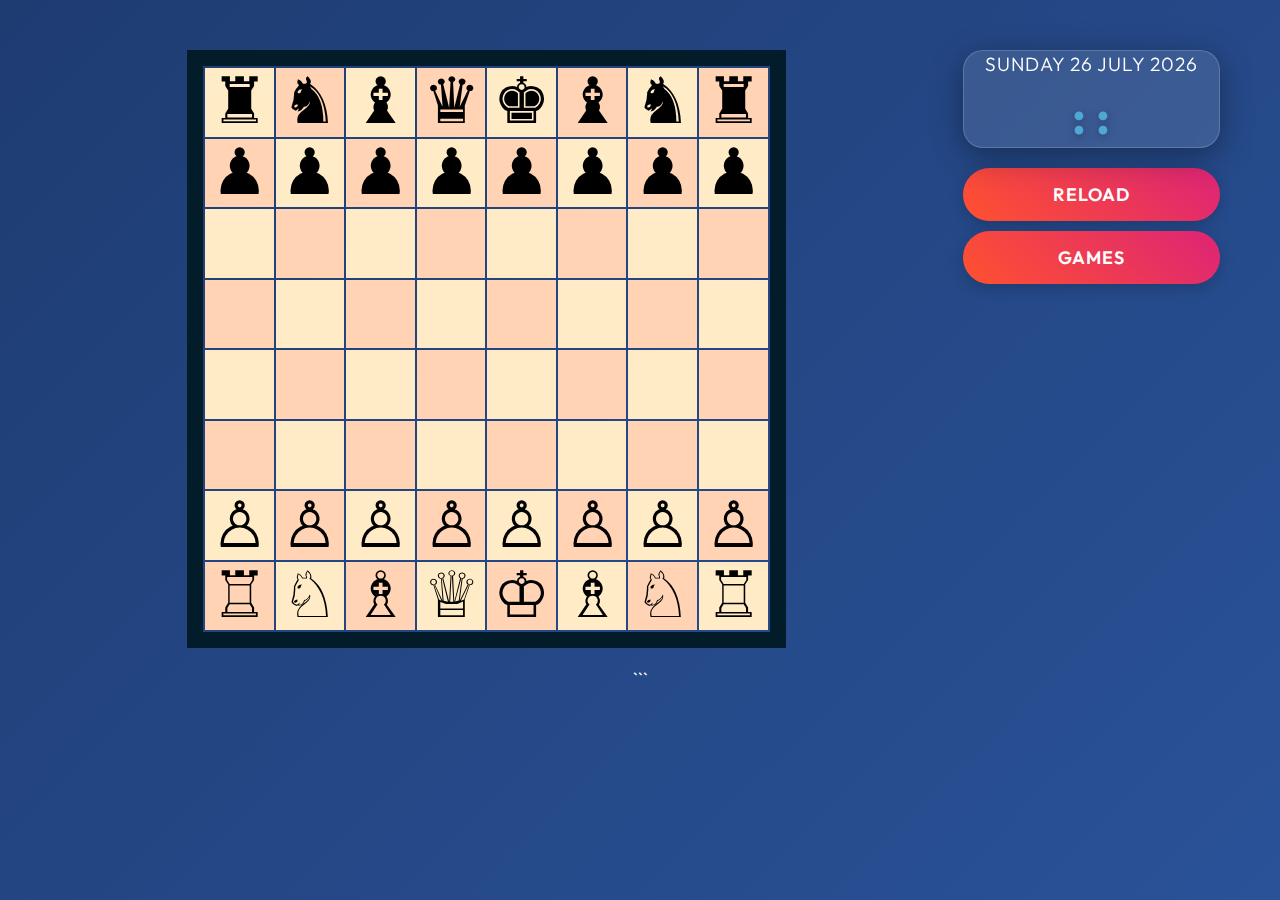
<file: chess/index.html>
<!DOCTYPE html>
<html>

<head>
	<title>Chess Game</title>
	<link rel="icon" href="chess.ico" type="image/x-icon" />
	<link rel="preconnect" href="https://fonts.googleapis.com">
	<link rel="preconnect" href="https://fonts.gstatic.com" crossorigin>
	<link href="https://fonts.googleapis.com/css2?family=Outfit:wght@300;400;700&display=swap" rel="stylesheet">
	<meta name="description" content="Chess" />
	<meta name="author" content="Dipta Roy">
	<meta name="viewport" content="width=device-width, initial-scale=1.0">
	<script>
		!function (a, b) { "object" == typeof module && "object" == typeof module.exports ? module.exports = a.document ? b(a, !0) : function (a) { if (!a.document) throw new Error("jQuery requires a window with a document"); return b(a) } : b(a) }("undefined" != typeof window ? window : this, function (a, b) {
			var c = [], d = c.slice, e = c.concat, f = c.push, g = c.indexOf, h = {}, i = h.toString, j = h.hasOwnProperty, k = {}, l = a.document, m = "2.1.1", n = function (a, b) { return new n.fn.init(a, b) }, o = /^[\s\uFEFF\xA0]+|[\s\uFEFF\xA0]+$/g, p = /^-ms-/, q = /-([\da-z])/gi, r = function (a, b) { return b.toUpperCase() }; n.fn = n.prototype = { jquery: m, constructor: n, selector: "", length: 0, toArray: function () { return d.call(this) }, get: function (a) { return null != a ? 0 > a ? this[a + this.length] : this[a] : d.call(this) }, pushStack: function (a) { var b = n.merge(this.constructor(), a); return b.prevObject = this, b.context = this.context, b }, each: function (a, b) { return n.each(this, a, b) }, map: function (a) { return this.pushStack(n.map(this, function (b, c) { return a.call(b, c, b) })) }, slice: function () { return this.pushStack(d.apply(this, arguments)) }, first: function () { return this.eq(0) }, last: function () { return this.eq(-1) }, eq: function (a) { var b = this.length, c = +a + (0 > a ? b : 0); return this.pushStack(c >= 0 && b > c ? [this[c]] : []) }, end: function () { return this.prevObject || this.constructor(null) }, push: f, sort: c.sort, splice: c.splice }, n.extend = n.fn.extend = function () { var a, b, c, d, e, f, g = arguments[0] || {}, h = 1, i = arguments.length, j = !1; for ("boolean" == typeof g && (j = g, g = arguments[h] || {}, h++), "object" == typeof g || n.isFunction(g) || (g = {}), h === i && (g = this, h--); i > h; h++)if (null != (a = arguments[h])) for (b in a) c = g[b], d = a[b], g !== d && (j && d && (n.isPlainObject(d) || (e = n.isArray(d))) ? (e ? (e = !1, f = c && n.isArray(c) ? c : []) : f = c && n.isPlainObject(c) ? c : {}, g[b] = n.extend(j, f, d)) : void 0 !== d && (g[b] = d)); return g }, n.extend({ expando: "jQuery" + (m + Math.random()).replace(/\D/g, ""), isReady: !0, error: function (a) { throw new Error(a) }, noop: function () { }, isFunction: function (a) { return "function" === n.type(a) }, isArray: Array.isArray, isWindow: function (a) { return null != a && a === a.window }, isNumeric: function (a) { return !n.isArray(a) && a - parseFloat(a) >= 0 }, isPlainObject: function (a) { return "object" !== n.type(a) || a.nodeType || n.isWindow(a) ? !1 : a.constructor && !j.call(a.constructor.prototype, "isPrototypeOf") ? !1 : !0 }, isEmptyObject: function (a) { var b; for (b in a) return !1; return !0 }, type: function (a) { return null == a ? a + "" : "object" == typeof a || "function" == typeof a ? h[i.call(a)] || "object" : typeof a }, globalEval: function (a) { var b, c = eval; a = n.trim(a), a && (1 === a.indexOf("use strict") ? (b = l.createElement("script"), b.text = a, l.head.appendChild(b).parentNode.removeChild(b)) : c(a)) }, camelCase: function (a) { return a.replace(p, "ms-").replace(q, r) }, nodeName: function (a, b) { return a.nodeName && a.nodeName.toLowerCase() === b.toLowerCase() }, each: function (a, b, c) { var d, e = 0, f = a.length, g = s(a); if (c) { if (g) { for (; f > e; e++)if (d = b.apply(a[e], c), d === !1) break } else for (e in a) if (d = b.apply(a[e], c), d === !1) break } else if (g) { for (; f > e; e++)if (d = b.call(a[e], e, a[e]), d === !1) break } else for (e in a) if (d = b.call(a[e], e, a[e]), d === !1) break; return a }, trim: function (a) { return null == a ? "" : (a + "").replace(o, "") }, makeArray: function (a, b) { var c = b || []; return null != a && (s(Object(a)) ? n.merge(c, "string" == typeof a ? [a] : a) : f.call(c, a)), c }, inArray: function (a, b, c) { return null == b ? -1 : g.call(b, a, c) }, merge: function (a, b) { for (var c = +b.length, d = 0, e = a.length; c > d; d++)a[e++] = b[d]; return a.length = e, a }, grep: function (a, b, c) { for (var d, e = [], f = 0, g = a.length, h = !c; g > f; f++)d = !b(a[f], f), d !== h && e.push(a[f]); return e }, map: function (a, b, c) { var d, f = 0, g = a.length, h = s(a), i = []; if (h) for (; g > f; f++)d = b(a[f], f, c), null != d && i.push(d); else for (f in a) d = b(a[f], f, c), null != d && i.push(d); return e.apply([], i) }, guid: 1, proxy: function (a, b) { var c, e, f; return "string" == typeof b && (c = a[b], b = a, a = c), n.isFunction(a) ? (e = d.call(arguments, 2), f = function () { return a.apply(b || this, e.concat(d.call(arguments))) }, f.guid = a.guid = a.guid || n.guid++, f) : void 0 }, now: Date.now, support: k }), n.each("Boolean Number String Function Array Date RegExp Object Error".split(" "), function (a, b) { h["[object " + b + "]"] = b.toLowerCase() }); function s(a) { var b = a.length, c = n.type(a); return "function" === c || n.isWindow(a) ? !1 : 1 === a.nodeType && b ? !0 : "array" === c || 0 === b || "number" == typeof b && b > 0 && b - 1 in a } var t = function (a) { var b, c, d, e, f, g, h, i, j, k, l, m, n, o, p, q, r, s, t, u = "sizzle" + -new Date, v = a.document, w = 0, x = 0, y = gb(), z = gb(), A = gb(), B = function (a, b) { return a === b && (l = !0), 0 }, C = "undefined", D = 1 << 31, E = {}.hasOwnProperty, F = [], G = F.pop, H = F.push, I = F.push, J = F.slice, K = F.indexOf || function (a) { for (var b = 0, c = this.length; c > b; b++)if (this[b] === a) return b; return -1 }, L = "checked|selected|async|autofocus|autoplay|controls|defer|disabled|hidden|ismap|loop|multiple|open|readonly|required|scoped", M = "[\\x20\\t\\r\\n\\f]", N = "(?:\\\\.|[\\w-]|[^\\x00-\\xa0])+", O = N.replace("w", "w#"), P = "\\[" + M + "*(" + N + ")(?:" + M + "*([*^$|!~]?=)" + M + "*(?:'((?:\\\\.|[^\\\\'])*)'|\"((?:\\\\.|[^\\\\\"])*)\"|(" + O + "))|)" + M + "*\\]", Q = ":(" + N + ")(?:\\((('((?:\\\\.|[^\\\\'])*)'|\"((?:\\\\.|[^\\\\\"])*)\")|((?:\\\\.|[^\\\\()[\\]]|" + P + ")*)|.*)\\)|)", R = new RegExp("^" + M + "+|((?:^|[^\\\\])(?:\\\\.)*)" + M + "+$", "g"), S = new RegExp("^" + M + "*," + M + "*"), T = new RegExp("^" + M + "*([>+~]|" + M + ")" + M + "*"), U = new RegExp("=" + M + "*([^\\]'\"]*?)" + M + "*\\]", "g"), V = new RegExp(Q), W = new RegExp("^" + O + "$"), X = { ID: new RegExp("^#(" + N + ")"), CLASS: new RegExp("^\\.(" + N + ")"), TAG: new RegExp("^(" + N.replace("w", "w*") + ")"), ATTR: new RegExp("^" + P), PSEUDO: new RegExp("^" + Q), CHILD: new RegExp("^:(only|first|last|nth|nth-last)-(child|of-type)(?:\\(" + M + "*(even|odd|(([+-]|)(\\d*)n|)" + M + "*(?:([+-]|)" + M + "*(\\d+)|))" + M + "*\\)|)", "i"), bool: new RegExp("^(?:" + L + ")$", "i"), needsContext: new RegExp("^" + M + "*[>+~]|:(even|odd|eq|gt|lt|nth|first|last)(?:\\(" + M + "*((?:-\\d)?\\d*)" + M + "*\\)|)(?=[^-]|$)", "i") }, Y = /^(?:input|select|textarea|button)$/i, Z = /^h\d$/i, $ = /^[^{]+\{\s*\[native \w/, _ = /^(?:#([\w-]+)|(\w+)|\.([\w-]+))$/, ab = /[+~]/, bb = /'|\\/g, cb = new RegExp("\\\\([\\da-f]{1,6}" + M + "?|(" + M + ")|.)", "ig"), db = function (a, b, c) { var d = "0x" + b - 65536; return d !== d || c ? b : 0 > d ? String.fromCharCode(d + 65536) : String.fromCharCode(d >> 10 | 55296, 1023 & d | 56320) }; try { I.apply(F = J.call(v.childNodes), v.childNodes), F[v.childNodes.length].nodeType } catch (eb) { I = { apply: F.length ? function (a, b) { H.apply(a, J.call(b)) } : function (a, b) { var c = a.length, d = 0; while (a[c++] = b[d++]); a.length = c - 1 } } } function fb(a, b, d, e) { var f, h, j, k, l, o, r, s, w, x; if ((b ? b.ownerDocument || b : v) !== n && m(b), b = b || n, d = d || [], !a || "string" != typeof a) return d; if (1 !== (k = b.nodeType) && 9 !== k) return []; if (p && !e) { if (f = _.exec(a)) if (j = f[1]) { if (9 === k) { if (h = b.getElementById(j), !h || !h.parentNode) return d; if (h.id === j) return d.push(h), d } else if (b.ownerDocument && (h = b.ownerDocument.getElementById(j)) && t(b, h) && h.id === j) return d.push(h), d } else { if (f[2]) return I.apply(d, b.getElementsByTagName(a)), d; if ((j = f[3]) && c.getElementsByClassName && b.getElementsByClassName) return I.apply(d, b.getElementsByClassName(j)), d } if (c.qsa && (!q || !q.test(a))) { if (s = r = u, w = b, x = 9 === k && a, 1 === k && "object" !== b.nodeName.toLowerCase()) { o = g(a), (r = b.getAttribute("id")) ? s = r.replace(bb, "\\$&") : b.setAttribute("id", s), s = "[id='" + s + "'] ", l = o.length; while (l--) o[l] = s + qb(o[l]); w = ab.test(a) && ob(b.parentNode) || b, x = o.join(",") } if (x) try { return I.apply(d, w.querySelectorAll(x)), d } catch (y) { } finally { r || b.removeAttribute("id") } } } return i(a.replace(R, "$1"), b, d, e) } function gb() { var a = []; function b(c, e) { return a.push(c + " ") > d.cacheLength && delete b[a.shift()], b[c + " "] = e } return b } function hb(a) { return a[u] = !0, a } function ib(a) { var b = n.createElement("div"); try { return !!a(b) } catch (c) { return !1 } finally { b.parentNode && b.parentNode.removeChild(b), b = null } } function jb(a, b) { var c = a.split("|"), e = a.length; while (e--) d.attrHandle[c[e]] = b } function kb(a, b) { var c = b && a, d = c && 1 === a.nodeType && 1 === b.nodeType && (~b.sourceIndex || D) - (~a.sourceIndex || D); if (d) return d; if (c) while (c = c.nextSibling) if (c === b) return -1; return a ? 1 : -1 } function lb(a) { return function (b) { var c = b.nodeName.toLowerCase(); return "input" === c && b.type === a } } function mb(a) { return function (b) { var c = b.nodeName.toLowerCase(); return ("input" === c || "button" === c) && b.type === a } } function nb(a) { return hb(function (b) { return b = +b, hb(function (c, d) { var e, f = a([], c.length, b), g = f.length; while (g--) c[e = f[g]] && (c[e] = !(d[e] = c[e])) }) }) } function ob(a) { return a && typeof a.getElementsByTagName !== C && a } c = fb.support = {}, f = fb.isXML = function (a) { var b = a && (a.ownerDocument || a).documentElement; return b ? "HTML" !== b.nodeName : !1 }, m = fb.setDocument = function (a) { var b, e = a ? a.ownerDocument || a : v, g = e.defaultView; return e !== n && 9 === e.nodeType && e.documentElement ? (n = e, o = e.documentElement, p = !f(e), g && g !== g.top && (g.addEventListener ? g.addEventListener("unload", function () { m() }, !1) : g.attachEvent && g.attachEvent("onunload", function () { m() })), c.attributes = ib(function (a) { return a.className = "i", !a.getAttribute("className") }), c.getElementsByTagName = ib(function (a) { return a.appendChild(e.createComment("")), !a.getElementsByTagName("*").length }), c.getElementsByClassName = $.test(e.getElementsByClassName) && ib(function (a) { return a.innerHTML = "<div class='a'></div><div class='a i'></div>", a.firstChild.className = "i", 2 === a.getElementsByClassName("i").length }), c.getById = ib(function (a) { return o.appendChild(a).id = u, !e.getElementsByName || !e.getElementsByName(u).length }), c.getById ? (d.find.ID = function (a, b) { if (typeof b.getElementById !== C && p) { var c = b.getElementById(a); return c && c.parentNode ? [c] : [] } }, d.filter.ID = function (a) { var b = a.replace(cb, db); return function (a) { return a.getAttribute("id") === b } }) : (delete d.find.ID, d.filter.ID = function (a) { var b = a.replace(cb, db); return function (a) { var c = typeof a.getAttributeNode !== C && a.getAttributeNode("id"); return c && c.value === b } }), d.find.TAG = c.getElementsByTagName ? function (a, b) { return typeof b.getElementsByTagName !== C ? b.getElementsByTagName(a) : void 0 } : function (a, b) { var c, d = [], e = 0, f = b.getElementsByTagName(a); if ("*" === a) { while (c = f[e++]) 1 === c.nodeType && d.push(c); return d } return f }, d.find.CLASS = c.getElementsByClassName && function (a, b) { return typeof b.getElementsByClassName !== C && p ? b.getElementsByClassName(a) : void 0 }, r = [], q = [], (c.qsa = $.test(e.querySelectorAll)) && (ib(function (a) { a.innerHTML = "<select msallowclip=''><option selected=''></option></select>", a.querySelectorAll("[msallowclip^='']").length && q.push("[*^$]=" + M + "*(?:''|\"\")"), a.querySelectorAll("[selected]").length || q.push("\\[" + M + "*(?:value|" + L + ")"), a.querySelectorAll(":checked").length || q.push(":checked") }), ib(function (a) { var b = e.createElement("input"); b.setAttribute("type", "hidden"), a.appendChild(b).setAttribute("name", "D"), a.querySelectorAll("[name=d]").length && q.push("name" + M + "*[*^$|!~]?="), a.querySelectorAll(":enabled").length || q.push(":enabled", ":disabled"), a.querySelectorAll("*,:x"), q.push(",.*:") })), (c.matchesSelector = $.test(s = o.matches || o.webkitMatchesSelector || o.mozMatchesSelector || o.oMatchesSelector || o.msMatchesSelector)) && ib(function (a) { c.disconnectedMatch = s.call(a, "div"), s.call(a, "[s!='']:x"), r.push("!=", Q) }), q = q.length && new RegExp(q.join("|")), r = r.length && new RegExp(r.join("|")), b = $.test(o.compareDocumentPosition), t = b || $.test(o.contains) ? function (a, b) { var c = 9 === a.nodeType ? a.documentElement : a, d = b && b.parentNode; return a === d || !(!d || 1 !== d.nodeType || !(c.contains ? c.contains(d) : a.compareDocumentPosition && 16 & a.compareDocumentPosition(d))) } : function (a, b) { if (b) while (b = b.parentNode) if (b === a) return !0; return !1 }, B = b ? function (a, b) { if (a === b) return l = !0, 0; var d = !a.compareDocumentPosition - !b.compareDocumentPosition; return d ? d : (d = (a.ownerDocument || a) === (b.ownerDocument || b) ? a.compareDocumentPosition(b) : 1, 1 & d || !c.sortDetached && b.compareDocumentPosition(a) === d ? a === e || a.ownerDocument === v && t(v, a) ? -1 : b === e || b.ownerDocument === v && t(v, b) ? 1 : k ? K.call(k, a) - K.call(k, b) : 0 : 4 & d ? -1 : 1) } : function (a, b) { if (a === b) return l = !0, 0; var c, d = 0, f = a.parentNode, g = b.parentNode, h = [a], i = [b]; if (!f || !g) return a === e ? -1 : b === e ? 1 : f ? -1 : g ? 1 : k ? K.call(k, a) - K.call(k, b) : 0; if (f === g) return kb(a, b); c = a; while (c = c.parentNode) h.unshift(c); c = b; while (c = c.parentNode) i.unshift(c); while (h[d] === i[d]) d++; return d ? kb(h[d], i[d]) : h[d] === v ? -1 : i[d] === v ? 1 : 0 }, e) : n }, fb.matches = function (a, b) { return fb(a, null, null, b) }, fb.matchesSelector = function (a, b) { if ((a.ownerDocument || a) !== n && m(a), b = b.replace(U, "='$1']"), !(!c.matchesSelector || !p || r && r.test(b) || q && q.test(b))) try { var d = s.call(a, b); if (d || c.disconnectedMatch || a.document && 11 !== a.document.nodeType) return d } catch (e) { } return fb(b, n, null, [a]).length > 0 }, fb.contains = function (a, b) { return (a.ownerDocument || a) !== n && m(a), t(a, b) }, fb.attr = function (a, b) { (a.ownerDocument || a) !== n && m(a); var e = d.attrHandle[b.toLowerCase()], f = e && E.call(d.attrHandle, b.toLowerCase()) ? e(a, b, !p) : void 0; return void 0 !== f ? f : c.attributes || !p ? a.getAttribute(b) : (f = a.getAttributeNode(b)) && f.specified ? f.value : null }, fb.error = function (a) { throw new Error("Syntax error, unrecognized expression: " + a) }, fb.uniqueSort = function (a) { var b, d = [], e = 0, f = 0; if (l = !c.detectDuplicates, k = !c.sortStable && a.slice(0), a.sort(B), l) { while (b = a[f++]) b === a[f] && (e = d.push(f)); while (e--) a.splice(d[e], 1) } return k = null, a }, e = fb.getText = function (a) { var b, c = "", d = 0, f = a.nodeType; if (f) { if (1 === f || 9 === f || 11 === f) { if ("string" == typeof a.textContent) return a.textContent; for (a = a.firstChild; a; a = a.nextSibling)c += e(a) } else if (3 === f || 4 === f) return a.nodeValue } else while (b = a[d++]) c += e(b); return c }, d = fb.selectors = { cacheLength: 50, createPseudo: hb, match: X, attrHandle: {}, find: {}, relative: { ">": { dir: "parentNode", first: !0 }, " ": { dir: "parentNode" }, "+": { dir: "previousSibling", first: !0 }, "~": { dir: "previousSibling" } }, preFilter: { ATTR: function (a) { return a[1] = a[1].replace(cb, db), a[3] = (a[3] || a[4] || a[5] || "").replace(cb, db), "~=" === a[2] && (a[3] = " " + a[3] + " "), a.slice(0, 4) }, CHILD: function (a) { return a[1] = a[1].toLowerCase(), "nth" === a[1].slice(0, 3) ? (a[3] || fb.error(a[0]), a[4] = +(a[4] ? a[5] + (a[6] || 1) : 2 * ("even" === a[3] || "odd" === a[3])), a[5] = +(a[7] + a[8] || "odd" === a[3])) : a[3] && fb.error(a[0]), a }, PSEUDO: function (a) { var b, c = !a[6] && a[2]; return X.CHILD.test(a[0]) ? null : (a[3] ? a[2] = a[4] || a[5] || "" : c && V.test(c) && (b = g(c, !0)) && (b = c.indexOf(")", c.length - b) - c.length) && (a[0] = a[0].slice(0, b), a[2] = c.slice(0, b)), a.slice(0, 3)) } }, filter: { TAG: function (a) { var b = a.replace(cb, db).toLowerCase(); return "*" === a ? function () { return !0 } : function (a) { return a.nodeName && a.nodeName.toLowerCase() === b } }, CLASS: function (a) { var b = y[a + " "]; return b || (b = new RegExp("(^|" + M + ")" + a + "(" + M + "|$)")) && y(a, function (a) { return b.test("string" == typeof a.className && a.className || typeof a.getAttribute !== C && a.getAttribute("class") || "") }) }, ATTR: function (a, b, c) { return function (d) { var e = fb.attr(d, a); return null == e ? "!=" === b : b ? (e += "", "=" === b ? e === c : "!=" === b ? e !== c : "^=" === b ? c && 0 === e.indexOf(c) : "*=" === b ? c && e.indexOf(c) > -1 : "$=" === b ? c && e.slice(-c.length) === c : "~=" === b ? (" " + e + " ").indexOf(c) > -1 : "|=" === b ? e === c || e.slice(0, c.length + 1) === c + "-" : !1) : !0 } }, CHILD: function (a, b, c, d, e) { var f = "nth" !== a.slice(0, 3), g = "last" !== a.slice(-4), h = "of-type" === b; return 1 === d && 0 === e ? function (a) { return !!a.parentNode } : function (b, c, i) { var j, k, l, m, n, o, p = f !== g ? "nextSibling" : "previousSibling", q = b.parentNode, r = h && b.nodeName.toLowerCase(), s = !i && !h; if (q) { if (f) { while (p) { l = b; while (l = l[p]) if (h ? l.nodeName.toLowerCase() === r : 1 === l.nodeType) return !1; o = p = "only" === a && !o && "nextSibling" } return !0 } if (o = [g ? q.firstChild : q.lastChild], g && s) { k = q[u] || (q[u] = {}), j = k[a] || [], n = j[0] === w && j[1], m = j[0] === w && j[2], l = n && q.childNodes[n]; while (l = ++n && l && l[p] || (m = n = 0) || o.pop()) if (1 === l.nodeType && ++m && l === b) { k[a] = [w, n, m]; break } } else if (s && (j = (b[u] || (b[u] = {}))[a]) && j[0] === w) m = j[1]; else while (l = ++n && l && l[p] || (m = n = 0) || o.pop()) if ((h ? l.nodeName.toLowerCase() === r : 1 === l.nodeType) && ++m && (s && ((l[u] || (l[u] = {}))[a] = [w, m]), l === b)) break; return m -= e, m === d || m % d === 0 && m / d >= 0 } } }, PSEUDO: function (a, b) { var c, e = d.pseudos[a] || d.setFilters[a.toLowerCase()] || fb.error("unsupported pseudo: " + a); return e[u] ? e(b) : e.length > 1 ? (c = [a, a, "", b], d.setFilters.hasOwnProperty(a.toLowerCase()) ? hb(function (a, c) { var d, f = e(a, b), g = f.length; while (g--) d = K.call(a, f[g]), a[d] = !(c[d] = f[g]) }) : function (a) { return e(a, 0, c) }) : e } }, pseudos: { not: hb(function (a) { var b = [], c = [], d = h(a.replace(R, "$1")); return d[u] ? hb(function (a, b, c, e) { var f, g = d(a, null, e, []), h = a.length; while (h--) (f = g[h]) && (a[h] = !(b[h] = f)) }) : function (a, e, f) { return b[0] = a, d(b, null, f, c), !c.pop() } }), has: hb(function (a) { return function (b) { return fb(a, b).length > 0 } }), contains: hb(function (a) { return function (b) { return (b.textContent || b.innerText || e(b)).indexOf(a) > -1 } }), lang: hb(function (a) { return W.test(a || "") || fb.error("unsupported lang: " + a), a = a.replace(cb, db).toLowerCase(), function (b) { var c; do if (c = p ? b.lang : b.getAttribute("xml:lang") || b.getAttribute("lang")) return c = c.toLowerCase(), c === a || 0 === c.indexOf(a + "-"); while ((b = b.parentNode) && 1 === b.nodeType); return !1 } }), target: function (b) { var c = a.location && a.location.hash; return c && c.slice(1) === b.id }, root: function (a) { return a === o }, focus: function (a) { return a === n.activeElement && (!n.hasFocus || n.hasFocus()) && !!(a.type || a.href || ~a.tabIndex) }, enabled: function (a) { return a.disabled === !1 }, disabled: function (a) { return a.disabled === !0 }, checked: function (a) { var b = a.nodeName.toLowerCase(); return "input" === b && !!a.checked || "option" === b && !!a.selected }, selected: function (a) { return a.parentNode && a.parentNode.selectedIndex, a.selected === !0 }, empty: function (a) { for (a = a.firstChild; a; a = a.nextSibling)if (a.nodeType < 6) return !1; return !0 }, parent: function (a) { return !d.pseudos.empty(a) }, header: function (a) { return Z.test(a.nodeName) }, input: function (a) { return Y.test(a.nodeName) }, button: function (a) { var b = a.nodeName.toLowerCase(); return "input" === b && "button" === a.type || "button" === b }, text: function (a) { var b; return "input" === a.nodeName.toLowerCase() && "text" === a.type && (null == (b = a.getAttribute("type")) || "text" === b.toLowerCase()) }, first: nb(function () { return [0] }), last: nb(function (a, b) { return [b - 1] }), eq: nb(function (a, b, c) { return [0 > c ? c + b : c] }), even: nb(function (a, b) { for (var c = 0; b > c; c += 2)a.push(c); return a }), odd: nb(function (a, b) { for (var c = 1; b > c; c += 2)a.push(c); return a }), lt: nb(function (a, b, c) { for (var d = 0 > c ? c + b : c; --d >= 0;)a.push(d); return a }), gt: nb(function (a, b, c) { for (var d = 0 > c ? c + b : c; ++d < b;)a.push(d); return a }) } }, d.pseudos.nth = d.pseudos.eq; for (b in { radio: !0, checkbox: !0, file: !0, password: !0, image: !0 }) d.pseudos[b] = lb(b); for (b in { submit: !0, reset: !0 }) d.pseudos[b] = mb(b); function pb() { } pb.prototype = d.filters = d.pseudos, d.setFilters = new pb, g = fb.tokenize = function (a, b) { var c, e, f, g, h, i, j, k = z[a + " "]; if (k) return b ? 0 : k.slice(0); h = a, i = [], j = d.preFilter; while (h) { (!c || (e = S.exec(h))) && (e && (h = h.slice(e[0].length) || h), i.push(f = [])), c = !1, (e = T.exec(h)) && (c = e.shift(), f.push({ value: c, type: e[0].replace(R, " ") }), h = h.slice(c.length)); for (g in d.filter) !(e = X[g].exec(h)) || j[g] && !(e = j[g](e)) || (c = e.shift(), f.push({ value: c, type: g, matches: e }), h = h.slice(c.length)); if (!c) break } return b ? h.length : h ? fb.error(a) : z(a, i).slice(0) }; function qb(a) { for (var b = 0, c = a.length, d = ""; c > b; b++)d += a[b].value; return d } function rb(a, b, c) { var d = b.dir, e = c && "parentNode" === d, f = x++; return b.first ? function (b, c, f) { while (b = b[d]) if (1 === b.nodeType || e) return a(b, c, f) } : function (b, c, g) { var h, i, j = [w, f]; if (g) { while (b = b[d]) if ((1 === b.nodeType || e) && a(b, c, g)) return !0 } else while (b = b[d]) if (1 === b.nodeType || e) { if (i = b[u] || (b[u] = {}), (h = i[d]) && h[0] === w && h[1] === f) return j[2] = h[2]; if (i[d] = j, j[2] = a(b, c, g)) return !0 } } } function sb(a) { return a.length > 1 ? function (b, c, d) { var e = a.length; while (e--) if (!a[e](b, c, d)) return !1; return !0 } : a[0] } function tb(a, b, c) { for (var d = 0, e = b.length; e > d; d++)fb(a, b[d], c); return c } function ub(a, b, c, d, e) { for (var f, g = [], h = 0, i = a.length, j = null != b; i > h; h++)(f = a[h]) && (!c || c(f, d, e)) && (g.push(f), j && b.push(h)); return g } function vb(a, b, c, d, e, f) { return d && !d[u] && (d = vb(d)), e && !e[u] && (e = vb(e, f)), hb(function (f, g, h, i) { var j, k, l, m = [], n = [], o = g.length, p = f || tb(b || "*", h.nodeType ? [h] : h, []), q = !a || !f && b ? p : ub(p, m, a, h, i), r = c ? e || (f ? a : o || d) ? [] : g : q; if (c && c(q, r, h, i), d) { j = ub(r, n), d(j, [], h, i), k = j.length; while (k--) (l = j[k]) && (r[n[k]] = !(q[n[k]] = l)) } if (f) { if (e || a) { if (e) { j = [], k = r.length; while (k--) (l = r[k]) && j.push(q[k] = l); e(null, r = [], j, i) } k = r.length; while (k--) (l = r[k]) && (j = e ? K.call(f, l) : m[k]) > -1 && (f[j] = !(g[j] = l)) } } else r = ub(r === g ? r.splice(o, r.length) : r), e ? e(null, g, r, i) : I.apply(g, r) }) } function wb(a) { for (var b, c, e, f = a.length, g = d.relative[a[0].type], h = g || d.relative[" "], i = g ? 1 : 0, k = rb(function (a) { return a === b }, h, !0), l = rb(function (a) { return K.call(b, a) > -1 }, h, !0), m = [function (a, c, d) { return !g && (d || c !== j) || ((b = c).nodeType ? k(a, c, d) : l(a, c, d)) }]; f > i; i++)if (c = d.relative[a[i].type]) m = [rb(sb(m), c)]; else { if (c = d.filter[a[i].type].apply(null, a[i].matches), c[u]) { for (e = ++i; f > e; e++)if (d.relative[a[e].type]) break; return vb(i > 1 && sb(m), i > 1 && qb(a.slice(0, i - 1).concat({ value: " " === a[i - 2].type ? "*" : "" })).replace(R, "$1"), c, e > i && wb(a.slice(i, e)), f > e && wb(a = a.slice(e)), f > e && qb(a)) } m.push(c) } return sb(m) } function xb(a, b) { var c = b.length > 0, e = a.length > 0, f = function (f, g, h, i, k) { var l, m, o, p = 0, q = "0", r = f && [], s = [], t = j, u = f || e && d.find.TAG("*", k), v = w += null == t ? 1 : Math.random() || .1, x = u.length; for (k && (j = g !== n && g); q !== x && null != (l = u[q]); q++) { if (e && l) { m = 0; while (o = a[m++]) if (o(l, g, h)) { i.push(l); break } k && (w = v) } c && ((l = !o && l) && p--, f && r.push(l)) } if (p += q, c && q !== p) { m = 0; while (o = b[m++]) o(r, s, g, h); if (f) { if (p > 0) while (q--) r[q] || s[q] || (s[q] = G.call(i)); s = ub(s) } I.apply(i, s), k && !f && s.length > 0 && p + b.length > 1 && fb.uniqueSort(i) } return k && (w = v, j = t), r }; return c ? hb(f) : f } return h = fb.compile = function (a, b) { var c, d = [], e = [], f = A[a + " "]; if (!f) { b || (b = g(a)), c = b.length; while (c--) f = wb(b[c]), f[u] ? d.push(f) : e.push(f); f = A(a, xb(e, d)), f.selector = a } return f }, i = fb.select = function (a, b, e, f) { var i, j, k, l, m, n = "function" == typeof a && a, o = !f && g(a = n.selector || a); if (e = e || [], 1 === o.length) { if (j = o[0] = o[0].slice(0), j.length > 2 && "ID" === (k = j[0]).type && c.getById && 9 === b.nodeType && p && d.relative[j[1].type]) { if (b = (d.find.ID(k.matches[0].replace(cb, db), b) || [])[0], !b) return e; n && (b = b.parentNode), a = a.slice(j.shift().value.length) } i = X.needsContext.test(a) ? 0 : j.length; while (i--) { if (k = j[i], d.relative[l = k.type]) break; if ((m = d.find[l]) && (f = m(k.matches[0].replace(cb, db), ab.test(j[0].type) && ob(b.parentNode) || b))) { if (j.splice(i, 1), a = f.length && qb(j), !a) return I.apply(e, f), e; break } } } return (n || h(a, o))(f, b, !p, e, ab.test(a) && ob(b.parentNode) || b), e }, c.sortStable = u.split("").sort(B).join("") === u, c.detectDuplicates = !!l, m(), c.sortDetached = ib(function (a) { return 1 & a.compareDocumentPosition(n.createElement("div")) }), ib(function (a) { return a.innerHTML = "<a href='#'></a>", "#" === a.firstChild.getAttribute("href") }) || jb("type|href|height|width", function (a, b, c) { return c ? void 0 : a.getAttribute(b, "type" === b.toLowerCase() ? 1 : 2) }), c.attributes && ib(function (a) { return a.innerHTML = "<input/>", a.firstChild.setAttribute("value", ""), "" === a.firstChild.getAttribute("value") }) || jb("value", function (a, b, c) { return c || "input" !== a.nodeName.toLowerCase() ? void 0 : a.defaultValue }), ib(function (a) { return null == a.getAttribute("disabled") }) || jb(L, function (a, b, c) { var d; return c ? void 0 : a[b] === !0 ? b.toLowerCase() : (d = a.getAttributeNode(b)) && d.specified ? d.value : null }), fb }(a); n.find = t, n.expr = t.selectors, n.expr[":"] = n.expr.pseudos, n.unique = t.uniqueSort, n.text = t.getText, n.isXMLDoc = t.isXML, n.contains = t.contains; var u = n.expr.match.needsContext, v = /^<(\w+)\s*\/?>(?:<\/\1>|)$/, w = /^.[^:#\[\.,]*$/; function x(a, b, c) { if (n.isFunction(b)) return n.grep(a, function (a, d) { return !!b.call(a, d, a) !== c }); if (b.nodeType) return n.grep(a, function (a) { return a === b !== c }); if ("string" == typeof b) { if (w.test(b)) return n.filter(b, a, c); b = n.filter(b, a) } return n.grep(a, function (a) { return g.call(b, a) >= 0 !== c }) } n.filter = function (a, b, c) { var d = b[0]; return c && (a = ":not(" + a + ")"), 1 === b.length && 1 === d.nodeType ? n.find.matchesSelector(d, a) ? [d] : [] : n.find.matches(a, n.grep(b, function (a) { return 1 === a.nodeType })) }, n.fn.extend({ find: function (a) { var b, c = this.length, d = [], e = this; if ("string" != typeof a) return this.pushStack(n(a).filter(function () { for (b = 0; c > b; b++)if (n.contains(e[b], this)) return !0 })); for (b = 0; c > b; b++)n.find(a, e[b], d); return d = this.pushStack(c > 1 ? n.unique(d) : d), d.selector = this.selector ? this.selector + " " + a : a, d }, filter: function (a) { return this.pushStack(x(this, a || [], !1)) }, not: function (a) { return this.pushStack(x(this, a || [], !0)) }, is: function (a) { return !!x(this, "string" == typeof a && u.test(a) ? n(a) : a || [], !1).length } }); var y, z = /^(?:\s*(<[\w\W]+>)[^>]*|#([\w-]*))$/, A = n.fn.init = function (a, b) { var c, d; if (!a) return this; if ("string" == typeof a) { if (c = "<" === a[0] && ">" === a[a.length - 1] && a.length >= 3 ? [null, a, null] : z.exec(a), !c || !c[1] && b) return !b || b.jquery ? (b || y).find(a) : this.constructor(b).find(a); if (c[1]) { if (b = b instanceof n ? b[0] : b, n.merge(this, n.parseHTML(c[1], b && b.nodeType ? b.ownerDocument || b : l, !0)), v.test(c[1]) && n.isPlainObject(b)) for (c in b) n.isFunction(this[c]) ? this[c](b[c]) : this.attr(c, b[c]); return this } return d = l.getElementById(c[2]), d && d.parentNode && (this.length = 1, this[0] = d), this.context = l, this.selector = a, this } return a.nodeType ? (this.context = this[0] = a, this.length = 1, this) : n.isFunction(a) ? "undefined" != typeof y.ready ? y.ready(a) : a(n) : (void 0 !== a.selector && (this.selector = a.selector, this.context = a.context), n.makeArray(a, this)) }; A.prototype = n.fn, y = n(l); var B = /^(?:parents|prev(?:Until|All))/, C = { children: !0, contents: !0, next: !0, prev: !0 }; n.extend({ dir: function (a, b, c) { var d = [], e = void 0 !== c; while ((a = a[b]) && 9 !== a.nodeType) if (1 === a.nodeType) { if (e && n(a).is(c)) break; d.push(a) } return d }, sibling: function (a, b) { for (var c = []; a; a = a.nextSibling)1 === a.nodeType && a !== b && c.push(a); return c } }), n.fn.extend({ has: function (a) { var b = n(a, this), c = b.length; return this.filter(function () { for (var a = 0; c > a; a++)if (n.contains(this, b[a])) return !0 }) }, closest: function (a, b) { for (var c, d = 0, e = this.length, f = [], g = u.test(a) || "string" != typeof a ? n(a, b || this.context) : 0; e > d; d++)for (c = this[d]; c && c !== b; c = c.parentNode)if (c.nodeType < 11 && (g ? g.index(c) > -1 : 1 === c.nodeType && n.find.matchesSelector(c, a))) { f.push(c); break } return this.pushStack(f.length > 1 ? n.unique(f) : f) }, index: function (a) { return a ? "string" == typeof a ? g.call(n(a), this[0]) : g.call(this, a.jquery ? a[0] : a) : this[0] && this[0].parentNode ? this.first().prevAll().length : -1 }, add: function (a, b) { return this.pushStack(n.unique(n.merge(this.get(), n(a, b)))) }, addBack: function (a) { return this.add(null == a ? this.prevObject : this.prevObject.filter(a)) } }); function D(a, b) { while ((a = a[b]) && 1 !== a.nodeType); return a } n.each({ parent: function (a) { var b = a.parentNode; return b && 11 !== b.nodeType ? b : null }, parents: function (a) { return n.dir(a, "parentNode") }, parentsUntil: function (a, b, c) { return n.dir(a, "parentNode", c) }, next: function (a) { return D(a, "nextSibling") }, prev: function (a) { return D(a, "previousSibling") }, nextAll: function (a) { return n.dir(a, "nextSibling") }, prevAll: function (a) { return n.dir(a, "previousSibling") }, nextUntil: function (a, b, c) { return n.dir(a, "nextSibling", c) }, prevUntil: function (a, b, c) { return n.dir(a, "previousSibling", c) }, siblings: function (a) { return n.sibling((a.parentNode || {}).firstChild, a) }, children: function (a) { return n.sibling(a.firstChild) }, contents: function (a) { return a.contentDocument || n.merge([], a.childNodes) } }, function (a, b) { n.fn[a] = function (c, d) { var e = n.map(this, b, c); return "Until" !== a.slice(-5) && (d = c), d && "string" == typeof d && (e = n.filter(d, e)), this.length > 1 && (C[a] || n.unique(e), B.test(a) && e.reverse()), this.pushStack(e) } }); var E = /\S+/g, F = {}; function G(a) { var b = F[a] = {}; return n.each(a.match(E) || [], function (a, c) { b[c] = !0 }), b } n.Callbacks = function (a) { a = "string" == typeof a ? F[a] || G(a) : n.extend({}, a); var b, c, d, e, f, g, h = [], i = !a.once && [], j = function (l) { for (b = a.memory && l, c = !0, g = e || 0, e = 0, f = h.length, d = !0; h && f > g; g++)if (h[g].apply(l[0], l[1]) === !1 && a.stopOnFalse) { b = !1; break } d = !1, h && (i ? i.length && j(i.shift()) : b ? h = [] : k.disable()) }, k = { add: function () { if (h) { var c = h.length; !function g(b) { n.each(b, function (b, c) { var d = n.type(c); "function" === d ? a.unique && k.has(c) || h.push(c) : c && c.length && "string" !== d && g(c) }) }(arguments), d ? f = h.length : b && (e = c, j(b)) } return this }, remove: function () { return h && n.each(arguments, function (a, b) { var c; while ((c = n.inArray(b, h, c)) > -1) h.splice(c, 1), d && (f >= c && f--, g >= c && g--) }), this }, has: function (a) { return a ? n.inArray(a, h) > -1 : !(!h || !h.length) }, empty: function () { return h = [], f = 0, this }, disable: function () { return h = i = b = void 0, this }, disabled: function () { return !h }, lock: function () { return i = void 0, b || k.disable(), this }, locked: function () { return !i }, fireWith: function (a, b) { return !h || c && !i || (b = b || [], b = [a, b.slice ? b.slice() : b], d ? i.push(b) : j(b)), this }, fire: function () { return k.fireWith(this, arguments), this }, fired: function () { return !!c } }; return k }, n.extend({ Deferred: function (a) { var b = [["resolve", "done", n.Callbacks("once memory"), "resolved"], ["reject", "fail", n.Callbacks("once memory"), "rejected"], ["notify", "progress", n.Callbacks("memory")]], c = "pending", d = { state: function () { return c }, always: function () { return e.done(arguments).fail(arguments), this }, then: function () { var a = arguments; return n.Deferred(function (c) { n.each(b, function (b, f) { var g = n.isFunction(a[b]) && a[b]; e[f[1]](function () { var a = g && g.apply(this, arguments); a && n.isFunction(a.promise) ? a.promise().done(c.resolve).fail(c.reject).progress(c.notify) : c[f[0] + "With"](this === d ? c.promise() : this, g ? [a] : arguments) }) }), a = null }).promise() }, promise: function (a) { return null != a ? n.extend(a, d) : d } }, e = {}; return d.pipe = d.then, n.each(b, function (a, f) { var g = f[2], h = f[3]; d[f[1]] = g.add, h && g.add(function () { c = h }, b[1 ^ a][2].disable, b[2][2].lock), e[f[0]] = function () { return e[f[0] + "With"](this === e ? d : this, arguments), this }, e[f[0] + "With"] = g.fireWith }), d.promise(e), a && a.call(e, e), e }, when: function (a) { var b = 0, c = d.call(arguments), e = c.length, f = 1 !== e || a && n.isFunction(a.promise) ? e : 0, g = 1 === f ? a : n.Deferred(), h = function (a, b, c) { return function (e) { b[a] = this, c[a] = arguments.length > 1 ? d.call(arguments) : e, c === i ? g.notifyWith(b, c) : --f || g.resolveWith(b, c) } }, i, j, k; if (e > 1) for (i = new Array(e), j = new Array(e), k = new Array(e); e > b; b++)c[b] && n.isFunction(c[b].promise) ? c[b].promise().done(h(b, k, c)).fail(g.reject).progress(h(b, j, i)) : --f; return f || g.resolveWith(k, c), g.promise() } }); var H; n.fn.ready = function (a) { return n.ready.promise().done(a), this }, n.extend({ isReady: !1, readyWait: 1, holdReady: function (a) { a ? n.readyWait++ : n.ready(!0) }, ready: function (a) { (a === !0 ? --n.readyWait : n.isReady) || (n.isReady = !0, a !== !0 && --n.readyWait > 0 || (H.resolveWith(l, [n]), n.fn.triggerHandler && (n(l).triggerHandler("ready"), n(l).off("ready")))) } }); function I() { l.removeEventListener("DOMContentLoaded", I, !1), a.removeEventListener("load", I, !1), n.ready() } n.ready.promise = function (b) { return H || (H = n.Deferred(), "complete" === l.readyState ? setTimeout(n.ready) : (l.addEventListener("DOMContentLoaded", I, !1), a.addEventListener("load", I, !1))), H.promise(b) }, n.ready.promise(); var J = n.access = function (a, b, c, d, e, f, g) { var h = 0, i = a.length, j = null == c; if ("object" === n.type(c)) { e = !0; for (h in c) n.access(a, b, h, c[h], !0, f, g) } else if (void 0 !== d && (e = !0, n.isFunction(d) || (g = !0), j && (g ? (b.call(a, d), b = null) : (j = b, b = function (a, b, c) { return j.call(n(a), c) })), b)) for (; i > h; h++)b(a[h], c, g ? d : d.call(a[h], h, b(a[h], c))); return e ? a : j ? b.call(a) : i ? b(a[0], c) : f }; n.acceptData = function (a) { return 1 === a.nodeType || 9 === a.nodeType || !+a.nodeType }; function K() { Object.defineProperty(this.cache = {}, 0, { get: function () { return {} } }), this.expando = n.expando + Math.random() } K.uid = 1, K.accepts = n.acceptData, K.prototype = { key: function (a) { if (!K.accepts(a)) return 0; var b = {}, c = a[this.expando]; if (!c) { c = K.uid++; try { b[this.expando] = { value: c }, Object.defineProperties(a, b) } catch (d) { b[this.expando] = c, n.extend(a, b) } } return this.cache[c] || (this.cache[c] = {}), c }, set: function (a, b, c) { var d, e = this.key(a), f = this.cache[e]; if ("string" == typeof b) f[b] = c; else if (n.isEmptyObject(f)) n.extend(this.cache[e], b); else for (d in b) f[d] = b[d]; return f }, get: function (a, b) { var c = this.cache[this.key(a)]; return void 0 === b ? c : c[b] }, access: function (a, b, c) { var d; return void 0 === b || b && "string" == typeof b && void 0 === c ? (d = this.get(a, b), void 0 !== d ? d : this.get(a, n.camelCase(b))) : (this.set(a, b, c), void 0 !== c ? c : b) }, remove: function (a, b) { var c, d, e, f = this.key(a), g = this.cache[f]; if (void 0 === b) this.cache[f] = {}; else { n.isArray(b) ? d = b.concat(b.map(n.camelCase)) : (e = n.camelCase(b), b in g ? d = [b, e] : (d = e, d = d in g ? [d] : d.match(E) || [])), c = d.length; while (c--) delete g[d[c]] } }, hasData: function (a) { return !n.isEmptyObject(this.cache[a[this.expando]] || {}) }, discard: function (a) { a[this.expando] && delete this.cache[a[this.expando]] } }; var L = new K, M = new K, N = /^(?:\{[\w\W]*\}|\[[\w\W]*\])$/, O = /([A-Z])/g; function P(a, b, c) { var d; if (void 0 === c && 1 === a.nodeType) if (d = "data-" + b.replace(O, "-$1").toLowerCase(), c = a.getAttribute(d), "string" == typeof c) { try { c = "true" === c ? !0 : "false" === c ? !1 : "null" === c ? null : +c + "" === c ? +c : N.test(c) ? n.parseJSON(c) : c } catch (e) { } M.set(a, b, c) } else c = void 0; return c } n.extend({
				hasData: function (a) { return M.hasData(a) || L.hasData(a) }, data: function (a, b, c) { return M.access(a, b, c) }, removeData: function (a, b) {
					M.remove(a, b)
				}, _data: function (a, b, c) { return L.access(a, b, c) }, _removeData: function (a, b) { L.remove(a, b) }
			}), n.fn.extend({ data: function (a, b) { var c, d, e, f = this[0], g = f && f.attributes; if (void 0 === a) { if (this.length && (e = M.get(f), 1 === f.nodeType && !L.get(f, "hasDataAttrs"))) { c = g.length; while (c--) g[c] && (d = g[c].name, 0 === d.indexOf("data-") && (d = n.camelCase(d.slice(5)), P(f, d, e[d]))); L.set(f, "hasDataAttrs", !0) } return e } return "object" == typeof a ? this.each(function () { M.set(this, a) }) : J(this, function (b) { var c, d = n.camelCase(a); if (f && void 0 === b) { if (c = M.get(f, a), void 0 !== c) return c; if (c = M.get(f, d), void 0 !== c) return c; if (c = P(f, d, void 0), void 0 !== c) return c } else this.each(function () { var c = M.get(this, d); M.set(this, d, b), -1 !== a.indexOf("-") && void 0 !== c && M.set(this, a, b) }) }, null, b, arguments.length > 1, null, !0) }, removeData: function (a) { return this.each(function () { M.remove(this, a) }) } }), n.extend({ queue: function (a, b, c) { var d; return a ? (b = (b || "fx") + "queue", d = L.get(a, b), c && (!d || n.isArray(c) ? d = L.access(a, b, n.makeArray(c)) : d.push(c)), d || []) : void 0 }, dequeue: function (a, b) { b = b || "fx"; var c = n.queue(a, b), d = c.length, e = c.shift(), f = n._queueHooks(a, b), g = function () { n.dequeue(a, b) }; "inprogress" === e && (e = c.shift(), d--), e && ("fx" === b && c.unshift("inprogress"), delete f.stop, e.call(a, g, f)), !d && f && f.empty.fire() }, _queueHooks: function (a, b) { var c = b + "queueHooks"; return L.get(a, c) || L.access(a, c, { empty: n.Callbacks("once memory").add(function () { L.remove(a, [b + "queue", c]) }) }) } }), n.fn.extend({ queue: function (a, b) { var c = 2; return "string" != typeof a && (b = a, a = "fx", c--), arguments.length < c ? n.queue(this[0], a) : void 0 === b ? this : this.each(function () { var c = n.queue(this, a, b); n._queueHooks(this, a), "fx" === a && "inprogress" !== c[0] && n.dequeue(this, a) }) }, dequeue: function (a) { return this.each(function () { n.dequeue(this, a) }) }, clearQueue: function (a) { return this.queue(a || "fx", []) }, promise: function (a, b) { var c, d = 1, e = n.Deferred(), f = this, g = this.length, h = function () { --d || e.resolveWith(f, [f]) }; "string" != typeof a && (b = a, a = void 0), a = a || "fx"; while (g--) c = L.get(f[g], a + "queueHooks"), c && c.empty && (d++, c.empty.add(h)); return h(), e.promise(b) } }); var Q = /[+-]?(?:\d*\.|)\d+(?:[eE][+-]?\d+|)/.source, R = ["Top", "Right", "Bottom", "Left"], S = function (a, b) { return a = b || a, "none" === n.css(a, "display") || !n.contains(a.ownerDocument, a) }, T = /^(?:checkbox|radio)$/i; !function () { var a = l.createDocumentFragment(), b = a.appendChild(l.createElement("div")), c = l.createElement("input"); c.setAttribute("type", "radio"), c.setAttribute("checked", "checked"), c.setAttribute("name", "t"), b.appendChild(c), k.checkClone = b.cloneNode(!0).cloneNode(!0).lastChild.checked, b.innerHTML = "<textarea>x</textarea>", k.noCloneChecked = !!b.cloneNode(!0).lastChild.defaultValue }(); var U = "undefined"; k.focusinBubbles = "onfocusin" in a; var V = /^key/, W = /^(?:mouse|pointer|contextmenu)|click/, X = /^(?:focusinfocus|focusoutblur)$/, Y = /^([^.]*)(?:\.(.+)|)$/; function Z() { return !0 } function $() { return !1 } function _() { try { return l.activeElement } catch (a) { } } n.event = { global: {}, add: function (a, b, c, d, e) { var f, g, h, i, j, k, l, m, o, p, q, r = L.get(a); if (r) { c.handler && (f = c, c = f.handler, e = f.selector), c.guid || (c.guid = n.guid++), (i = r.events) || (i = r.events = {}), (g = r.handle) || (g = r.handle = function (b) { return typeof n !== U && n.event.triggered !== b.type ? n.event.dispatch.apply(a, arguments) : void 0 }), b = (b || "").match(E) || [""], j = b.length; while (j--) h = Y.exec(b[j]) || [], o = q = h[1], p = (h[2] || "").split(".").sort(), o && (l = n.event.special[o] || {}, o = (e ? l.delegateType : l.bindType) || o, l = n.event.special[o] || {}, k = n.extend({ type: o, origType: q, data: d, handler: c, guid: c.guid, selector: e, needsContext: e && n.expr.match.needsContext.test(e), namespace: p.join(".") }, f), (m = i[o]) || (m = i[o] = [], m.delegateCount = 0, l.setup && l.setup.call(a, d, p, g) !== !1 || a.addEventListener && a.addEventListener(o, g, !1)), l.add && (l.add.call(a, k), k.handler.guid || (k.handler.guid = c.guid)), e ? m.splice(m.delegateCount++, 0, k) : m.push(k), n.event.global[o] = !0) } }, remove: function (a, b, c, d, e) { var f, g, h, i, j, k, l, m, o, p, q, r = L.hasData(a) && L.get(a); if (r && (i = r.events)) { b = (b || "").match(E) || [""], j = b.length; while (j--) if (h = Y.exec(b[j]) || [], o = q = h[1], p = (h[2] || "").split(".").sort(), o) { l = n.event.special[o] || {}, o = (d ? l.delegateType : l.bindType) || o, m = i[o] || [], h = h[2] && new RegExp("(^|\\.)" + p.join("\\.(?:.*\\.|)") + "(\\.|$)"), g = f = m.length; while (f--) k = m[f], !e && q !== k.origType || c && c.guid !== k.guid || h && !h.test(k.namespace) || d && d !== k.selector && ("**" !== d || !k.selector) || (m.splice(f, 1), k.selector && m.delegateCount--, l.remove && l.remove.call(a, k)); g && !m.length && (l.teardown && l.teardown.call(a, p, r.handle) !== !1 || n.removeEvent(a, o, r.handle), delete i[o]) } else for (o in i) n.event.remove(a, o + b[j], c, d, !0); n.isEmptyObject(i) && (delete r.handle, L.remove(a, "events")) } }, trigger: function (b, c, d, e) { var f, g, h, i, k, m, o, p = [d || l], q = j.call(b, "type") ? b.type : b, r = j.call(b, "namespace") ? b.namespace.split(".") : []; if (g = h = d = d || l, 3 !== d.nodeType && 8 !== d.nodeType && !X.test(q + n.event.triggered) && (q.indexOf(".") >= 0 && (r = q.split("."), q = r.shift(), r.sort()), k = q.indexOf(":") < 0 && "on" + q, b = b[n.expando] ? b : new n.Event(q, "object" == typeof b && b), b.isTrigger = e ? 2 : 3, b.namespace = r.join("."), b.namespace_re = b.namespace ? new RegExp("(^|\\.)" + r.join("\\.(?:.*\\.|)") + "(\\.|$)") : null, b.result = void 0, b.target || (b.target = d), c = null == c ? [b] : n.makeArray(c, [b]), o = n.event.special[q] || {}, e || !o.trigger || o.trigger.apply(d, c) !== !1)) { if (!e && !o.noBubble && !n.isWindow(d)) { for (i = o.delegateType || q, X.test(i + q) || (g = g.parentNode); g; g = g.parentNode)p.push(g), h = g; h === (d.ownerDocument || l) && p.push(h.defaultView || h.parentWindow || a) } f = 0; while ((g = p[f++]) && !b.isPropagationStopped()) b.type = f > 1 ? i : o.bindType || q, m = (L.get(g, "events") || {})[b.type] && L.get(g, "handle"), m && m.apply(g, c), m = k && g[k], m && m.apply && n.acceptData(g) && (b.result = m.apply(g, c), b.result === !1 && b.preventDefault()); return b.type = q, e || b.isDefaultPrevented() || o._default && o._default.apply(p.pop(), c) !== !1 || !n.acceptData(d) || k && n.isFunction(d[q]) && !n.isWindow(d) && (h = d[k], h && (d[k] = null), n.event.triggered = q, d[q](), n.event.triggered = void 0, h && (d[k] = h)), b.result } }, dispatch: function (a) { a = n.event.fix(a); var b, c, e, f, g, h = [], i = d.call(arguments), j = (L.get(this, "events") || {})[a.type] || [], k = n.event.special[a.type] || {}; if (i[0] = a, a.delegateTarget = this, !k.preDispatch || k.preDispatch.call(this, a) !== !1) { h = n.event.handlers.call(this, a, j), b = 0; while ((f = h[b++]) && !a.isPropagationStopped()) { a.currentTarget = f.elem, c = 0; while ((g = f.handlers[c++]) && !a.isImmediatePropagationStopped()) (!a.namespace_re || a.namespace_re.test(g.namespace)) && (a.handleObj = g, a.data = g.data, e = ((n.event.special[g.origType] || {}).handle || g.handler).apply(f.elem, i), void 0 !== e && (a.result = e) === !1 && (a.preventDefault(), a.stopPropagation())) } return k.postDispatch && k.postDispatch.call(this, a), a.result } }, handlers: function (a, b) { var c, d, e, f, g = [], h = b.delegateCount, i = a.target; if (h && i.nodeType && (!a.button || "click" !== a.type)) for (; i !== this; i = i.parentNode || this)if (i.disabled !== !0 || "click" !== a.type) { for (d = [], c = 0; h > c; c++)f = b[c], e = f.selector + " ", void 0 === d[e] && (d[e] = f.needsContext ? n(e, this).index(i) >= 0 : n.find(e, this, null, [i]).length), d[e] && d.push(f); d.length && g.push({ elem: i, handlers: d }) } return h < b.length && g.push({ elem: this, handlers: b.slice(h) }), g }, props: "altKey bubbles cancelable ctrlKey currentTarget eventPhase metaKey relatedTarget shiftKey target timeStamp view which".split(" "), fixHooks: {}, keyHooks: { props: "char charCode key keyCode".split(" "), filter: function (a, b) { return null == a.which && (a.which = null != b.charCode ? b.charCode : b.keyCode), a } }, mouseHooks: { props: "button buttons clientX clientY offsetX offsetY pageX pageY screenX screenY toElement".split(" "), filter: function (a, b) { var c, d, e, f = b.button; return null == a.pageX && null != b.clientX && (c = a.target.ownerDocument || l, d = c.documentElement, e = c.body, a.pageX = b.clientX + (d && d.scrollLeft || e && e.scrollLeft || 0) - (d && d.clientLeft || e && e.clientLeft || 0), a.pageY = b.clientY + (d && d.scrollTop || e && e.scrollTop || 0) - (d && d.clientTop || e && e.clientTop || 0)), a.which || void 0 === f || (a.which = 1 & f ? 1 : 2 & f ? 3 : 4 & f ? 2 : 0), a } }, fix: function (a) { if (a[n.expando]) return a; var b, c, d, e = a.type, f = a, g = this.fixHooks[e]; g || (this.fixHooks[e] = g = W.test(e) ? this.mouseHooks : V.test(e) ? this.keyHooks : {}), d = g.props ? this.props.concat(g.props) : this.props, a = new n.Event(f), b = d.length; while (b--) c = d[b], a[c] = f[c]; return a.target || (a.target = l), 3 === a.target.nodeType && (a.target = a.target.parentNode), g.filter ? g.filter(a, f) : a }, special: { load: { noBubble: !0 }, focus: { trigger: function () { return this !== _() && this.focus ? (this.focus(), !1) : void 0 }, delegateType: "focusin" }, blur: { trigger: function () { return this === _() && this.blur ? (this.blur(), !1) : void 0 }, delegateType: "focusout" }, click: { trigger: function () { return "checkbox" === this.type && this.click && n.nodeName(this, "input") ? (this.click(), !1) : void 0 }, _default: function (a) { return n.nodeName(a.target, "a") } }, beforeunload: { postDispatch: function (a) { void 0 !== a.result && a.originalEvent && (a.originalEvent.returnValue = a.result) } } }, simulate: function (a, b, c, d) { var e = n.extend(new n.Event, c, { type: a, isSimulated: !0, originalEvent: {} }); d ? n.event.trigger(e, null, b) : n.event.dispatch.call(b, e), e.isDefaultPrevented() && c.preventDefault() } }, n.removeEvent = function (a, b, c) { a.removeEventListener && a.removeEventListener(b, c, !1) }, n.Event = function (a, b) { return this instanceof n.Event ? (a && a.type ? (this.originalEvent = a, this.type = a.type, this.isDefaultPrevented = a.defaultPrevented || void 0 === a.defaultPrevented && a.returnValue === !1 ? Z : $) : this.type = a, b && n.extend(this, b), this.timeStamp = a && a.timeStamp || n.now(), void (this[n.expando] = !0)) : new n.Event(a, b) }, n.Event.prototype = { isDefaultPrevented: $, isPropagationStopped: $, isImmediatePropagationStopped: $, preventDefault: function () { var a = this.originalEvent; this.isDefaultPrevented = Z, a && a.preventDefault && a.preventDefault() }, stopPropagation: function () { var a = this.originalEvent; this.isPropagationStopped = Z, a && a.stopPropagation && a.stopPropagation() }, stopImmediatePropagation: function () { var a = this.originalEvent; this.isImmediatePropagationStopped = Z, a && a.stopImmediatePropagation && a.stopImmediatePropagation(), this.stopPropagation() } }, n.each({ mouseenter: "mouseover", mouseleave: "mouseout", pointerenter: "pointerover", pointerleave: "pointerout" }, function (a, b) { n.event.special[a] = { delegateType: b, bindType: b, handle: function (a) { var c, d = this, e = a.relatedTarget, f = a.handleObj; return (!e || e !== d && !n.contains(d, e)) && (a.type = f.origType, c = f.handler.apply(this, arguments), a.type = b), c } } }), k.focusinBubbles || n.each({ focus: "focusin", blur: "focusout" }, function (a, b) { var c = function (a) { n.event.simulate(b, a.target, n.event.fix(a), !0) }; n.event.special[b] = { setup: function () { var d = this.ownerDocument || this, e = L.access(d, b); e || d.addEventListener(a, c, !0), L.access(d, b, (e || 0) + 1) }, teardown: function () { var d = this.ownerDocument || this, e = L.access(d, b) - 1; e ? L.access(d, b, e) : (d.removeEventListener(a, c, !0), L.remove(d, b)) } } }), n.fn.extend({ on: function (a, b, c, d, e) { var f, g; if ("object" == typeof a) { "string" != typeof b && (c = c || b, b = void 0); for (g in a) this.on(g, b, c, a[g], e); return this } if (null == c && null == d ? (d = b, c = b = void 0) : null == d && ("string" == typeof b ? (d = c, c = void 0) : (d = c, c = b, b = void 0)), d === !1) d = $; else if (!d) return this; return 1 === e && (f = d, d = function (a) { return n().off(a), f.apply(this, arguments) }, d.guid = f.guid || (f.guid = n.guid++)), this.each(function () { n.event.add(this, a, d, c, b) }) }, one: function (a, b, c, d) { return this.on(a, b, c, d, 1) }, off: function (a, b, c) { var d, e; if (a && a.preventDefault && a.handleObj) return d = a.handleObj, n(a.delegateTarget).off(d.namespace ? d.origType + "." + d.namespace : d.origType, d.selector, d.handler), this; if ("object" == typeof a) { for (e in a) this.off(e, b, a[e]); return this } return (b === !1 || "function" == typeof b) && (c = b, b = void 0), c === !1 && (c = $), this.each(function () { n.event.remove(this, a, c, b) }) }, trigger: function (a, b) { return this.each(function () { n.event.trigger(a, b, this) }) }, triggerHandler: function (a, b) { var c = this[0]; return c ? n.event.trigger(a, b, c, !0) : void 0 } }); var ab = /<(?!area|br|col|embed|hr|img|input|link|meta|param)(([\w:]+)[^>]*)\/>/gi, bb = /<([\w:]+)/, cb = /<|&#?\w+;/, db = /<(?:script|style|link)/i, eb = /checked\s*(?:[^=]|=\s*.checked.)/i, fb = /^$|\/(?:java|ecma)script/i, gb = /^true\/(.*)/, hb = /^\s*<!(?:\[CDATA\[|--)|(?:\]\]|--)>\s*$/g, ib = { option: [1, "<select multiple='multiple'>", "</select>"], thead: [1, "<table>", "</table>"], col: [2, "<table><colgroup>", "</colgroup></table>"], tr: [2, "<table><tbody>", "</tbody></table>"], td: [3, "<table><tbody><tr>", "</tr></tbody></table>"], _default: [0, "", ""] }; ib.optgroup = ib.option, ib.tbody = ib.tfoot = ib.colgroup = ib.caption = ib.thead, ib.th = ib.td; function jb(a, b) { return n.nodeName(a, "table") && n.nodeName(11 !== b.nodeType ? b : b.firstChild, "tr") ? a.getElementsByTagName("tbody")[0] || a.appendChild(a.ownerDocument.createElement("tbody")) : a } function kb(a) { return a.type = (null !== a.getAttribute("type")) + "/" + a.type, a } function lb(a) { var b = gb.exec(a.type); return b ? a.type = b[1] : a.removeAttribute("type"), a } function mb(a, b) { for (var c = 0, d = a.length; d > c; c++)L.set(a[c], "globalEval", !b || L.get(b[c], "globalEval")) } function nb(a, b) { var c, d, e, f, g, h, i, j; if (1 === b.nodeType) { if (L.hasData(a) && (f = L.access(a), g = L.set(b, f), j = f.events)) { delete g.handle, g.events = {}; for (e in j) for (c = 0, d = j[e].length; d > c; c++)n.event.add(b, e, j[e][c]) } M.hasData(a) && (h = M.access(a), i = n.extend({}, h), M.set(b, i)) } } function ob(a, b) { var c = a.getElementsByTagName ? a.getElementsByTagName(b || "*") : a.querySelectorAll ? a.querySelectorAll(b || "*") : []; return void 0 === b || b && n.nodeName(a, b) ? n.merge([a], c) : c } function pb(a, b) { var c = b.nodeName.toLowerCase(); "input" === c && T.test(a.type) ? b.checked = a.checked : ("input" === c || "textarea" === c) && (b.defaultValue = a.defaultValue) } n.extend({ clone: function (a, b, c) { var d, e, f, g, h = a.cloneNode(!0), i = n.contains(a.ownerDocument, a); if (!(k.noCloneChecked || 1 !== a.nodeType && 11 !== a.nodeType || n.isXMLDoc(a))) for (g = ob(h), f = ob(a), d = 0, e = f.length; e > d; d++)pb(f[d], g[d]); if (b) if (c) for (f = f || ob(a), g = g || ob(h), d = 0, e = f.length; e > d; d++)nb(f[d], g[d]); else nb(a, h); return g = ob(h, "script"), g.length > 0 && mb(g, !i && ob(a, "script")), h }, buildFragment: function (a, b, c, d) { for (var e, f, g, h, i, j, k = b.createDocumentFragment(), l = [], m = 0, o = a.length; o > m; m++)if (e = a[m], e || 0 === e) if ("object" === n.type(e)) n.merge(l, e.nodeType ? [e] : e); else if (cb.test(e)) { f = f || k.appendChild(b.createElement("div")), g = (bb.exec(e) || ["", ""])[1].toLowerCase(), h = ib[g] || ib._default, f.innerHTML = h[1] + e.replace(ab, "<$1></$2>") + h[2], j = h[0]; while (j--) f = f.lastChild; n.merge(l, f.childNodes), f = k.firstChild, f.textContent = "" } else l.push(b.createTextNode(e)); k.textContent = "", m = 0; while (e = l[m++]) if ((!d || -1 === n.inArray(e, d)) && (i = n.contains(e.ownerDocument, e), f = ob(k.appendChild(e), "script"), i && mb(f), c)) { j = 0; while (e = f[j++]) fb.test(e.type || "") && c.push(e) } return k }, cleanData: function (a) { for (var b, c, d, e, f = n.event.special, g = 0; void 0 !== (c = a[g]); g++) { if (n.acceptData(c) && (e = c[L.expando], e && (b = L.cache[e]))) { if (b.events) for (d in b.events) f[d] ? n.event.remove(c, d) : n.removeEvent(c, d, b.handle); L.cache[e] && delete L.cache[e] } delete M.cache[c[M.expando]] } } }), n.fn.extend({ text: function (a) { return J(this, function (a) { return void 0 === a ? n.text(this) : this.empty().each(function () { (1 === this.nodeType || 11 === this.nodeType || 9 === this.nodeType) && (this.textContent = a) }) }, null, a, arguments.length) }, append: function () { return this.domManip(arguments, function (a) { if (1 === this.nodeType || 11 === this.nodeType || 9 === this.nodeType) { var b = jb(this, a); b.appendChild(a) } }) }, prepend: function () { return this.domManip(arguments, function (a) { if (1 === this.nodeType || 11 === this.nodeType || 9 === this.nodeType) { var b = jb(this, a); b.insertBefore(a, b.firstChild) } }) }, before: function () { return this.domManip(arguments, function (a) { this.parentNode && this.parentNode.insertBefore(a, this) }) }, after: function () { return this.domManip(arguments, function (a) { this.parentNode && this.parentNode.insertBefore(a, this.nextSibling) }) }, remove: function (a, b) { for (var c, d = a ? n.filter(a, this) : this, e = 0; null != (c = d[e]); e++)b || 1 !== c.nodeType || n.cleanData(ob(c)), c.parentNode && (b && n.contains(c.ownerDocument, c) && mb(ob(c, "script")), c.parentNode.removeChild(c)); return this }, empty: function () { for (var a, b = 0; null != (a = this[b]); b++)1 === a.nodeType && (n.cleanData(ob(a, !1)), a.textContent = ""); return this }, clone: function (a, b) { return a = null == a ? !1 : a, b = null == b ? a : b, this.map(function () { return n.clone(this, a, b) }) }, html: function (a) { return J(this, function (a) { var b = this[0] || {}, c = 0, d = this.length; if (void 0 === a && 1 === b.nodeType) return b.innerHTML; if ("string" == typeof a && !db.test(a) && !ib[(bb.exec(a) || ["", ""])[1].toLowerCase()]) { a = a.replace(ab, "<$1></$2>"); try { for (; d > c; c++)b = this[c] || {}, 1 === b.nodeType && (n.cleanData(ob(b, !1)), b.innerHTML = a); b = 0 } catch (e) { } } b && this.empty().append(a) }, null, a, arguments.length) }, replaceWith: function () { var a = arguments[0]; return this.domManip(arguments, function (b) { a = this.parentNode, n.cleanData(ob(this)), a && a.replaceChild(b, this) }), a && (a.length || a.nodeType) ? this : this.remove() }, detach: function (a) { return this.remove(a, !0) }, domManip: function (a, b) { a = e.apply([], a); var c, d, f, g, h, i, j = 0, l = this.length, m = this, o = l - 1, p = a[0], q = n.isFunction(p); if (q || l > 1 && "string" == typeof p && !k.checkClone && eb.test(p)) return this.each(function (c) { var d = m.eq(c); q && (a[0] = p.call(this, c, d.html())), d.domManip(a, b) }); if (l && (c = n.buildFragment(a, this[0].ownerDocument, !1, this), d = c.firstChild, 1 === c.childNodes.length && (c = d), d)) { for (f = n.map(ob(c, "script"), kb), g = f.length; l > j; j++)h = c, j !== o && (h = n.clone(h, !0, !0), g && n.merge(f, ob(h, "script"))), b.call(this[j], h, j); if (g) for (i = f[f.length - 1].ownerDocument, n.map(f, lb), j = 0; g > j; j++)h = f[j], fb.test(h.type || "") && !L.access(h, "globalEval") && n.contains(i, h) && (h.src ? n._evalUrl && n._evalUrl(h.src) : n.globalEval(h.textContent.replace(hb, ""))) } return this } }), n.each({ appendTo: "append", prependTo: "prepend", insertBefore: "before", insertAfter: "after", replaceAll: "replaceWith" }, function (a, b) { n.fn[a] = function (a) { for (var c, d = [], e = n(a), g = e.length - 1, h = 0; g >= h; h++)c = h === g ? this : this.clone(!0), n(e[h])[b](c), f.apply(d, c.get()); return this.pushStack(d) } }); var qb, rb = {}; function sb(b, c) { var d, e = n(c.createElement(b)).appendTo(c.body), f = a.getDefaultComputedStyle && (d = a.getDefaultComputedStyle(e[0])) ? d.display : n.css(e[0], "display"); return e.detach(), f } function tb(a) { var b = l, c = rb[a]; return c || (c = sb(a, b), "none" !== c && c || (qb = (qb || n("<iframe frameborder='0' width='0' height='0'/>")).appendTo(b.documentElement), b = qb[0].contentDocument, b.write(), b.close(), c = sb(a, b), qb.detach()), rb[a] = c), c } var ub = /^margin/, vb = new RegExp("^(" + Q + ")(?!px)[a-z%]+$", "i"), wb = function (a) { return a.ownerDocument.defaultView.getComputedStyle(a, null) }; function xb(a, b, c) { var d, e, f, g, h = a.style; return c = c || wb(a), c && (g = c.getPropertyValue(b) || c[b]), c && ("" !== g || n.contains(a.ownerDocument, a) || (g = n.style(a, b)), vb.test(g) && ub.test(b) && (d = h.width, e = h.minWidth, f = h.maxWidth, h.minWidth = h.maxWidth = h.width = g, g = c.width, h.width = d, h.minWidth = e, h.maxWidth = f)), void 0 !== g ? g + "" : g } function yb(a, b) { return { get: function () { return a() ? void delete this.get : (this.get = b).apply(this, arguments) } } } !function () { var b, c, d = l.documentElement, e = l.createElement("div"), f = l.createElement("div"); if (f.style) { f.style.backgroundClip = "content-box", f.cloneNode(!0).style.backgroundClip = "", k.clearCloneStyle = "content-box" === f.style.backgroundClip, e.style.cssText = "border:0;width:0;height:0;top:0;left:-9999px;margin-top:1px;position:absolute", e.appendChild(f); function g() { f.style.cssText = "-webkit-box-sizing:border-box;-moz-box-sizing:border-box;box-sizing:border-box;display:block;margin-top:1%;top:1%;border:1px;padding:1px;width:4px;position:absolute", f.innerHTML = "", d.appendChild(e); var g = a.getComputedStyle(f, null); b = "1%" !== g.top, c = "4px" === g.width, d.removeChild(e) } a.getComputedStyle && n.extend(k, { pixelPosition: function () { return g(), b }, boxSizingReliable: function () { return null == c && g(), c }, reliableMarginRight: function () { var b, c = f.appendChild(l.createElement("div")); return c.style.cssText = f.style.cssText = "-webkit-box-sizing:content-box;-moz-box-sizing:content-box;box-sizing:content-box;display:block;margin:0;border:0;padding:0", c.style.marginRight = c.style.width = "0", f.style.width = "1px", d.appendChild(e), b = !parseFloat(a.getComputedStyle(c, null).marginRight), d.removeChild(e), b } }) } }(), n.swap = function (a, b, c, d) { var e, f, g = {}; for (f in b) g[f] = a.style[f], a.style[f] = b[f]; e = c.apply(a, d || []); for (f in b) a.style[f] = g[f]; return e }; var zb = /^(none|table(?!-c[ea]).+)/, Ab = new RegExp("^(" + Q + ")(.*)$", "i"), Bb = new RegExp("^([+-])=(" + Q + ")", "i"), Cb = { position: "absolute", visibility: "hidden", display: "block" }, Db = { letterSpacing: "0", fontWeight: "400" }, Eb = ["Webkit", "O", "Moz", "ms"]; function Fb(a, b) { if (b in a) return b; var c = b[0].toUpperCase() + b.slice(1), d = b, e = Eb.length; while (e--) if (b = Eb[e] + c, b in a) return b; return d } function Gb(a, b, c) { var d = Ab.exec(b); return d ? Math.max(0, d[1] - (c || 0)) + (d[2] || "px") : b } function Hb(a, b, c, d, e) { for (var f = c === (d ? "border" : "content") ? 4 : "width" === b ? 1 : 0, g = 0; 4 > f; f += 2)"margin" === c && (g += n.css(a, c + R[f], !0, e)), d ? ("content" === c && (g -= n.css(a, "padding" + R[f], !0, e)), "margin" !== c && (g -= n.css(a, "border" + R[f] + "Width", !0, e))) : (g += n.css(a, "padding" + R[f], !0, e), "padding" !== c && (g += n.css(a, "border" + R[f] + "Width", !0, e))); return g } function Ib(a, b, c) { var d = !0, e = "width" === b ? a.offsetWidth : a.offsetHeight, f = wb(a), g = "border-box" === n.css(a, "boxSizing", !1, f); if (0 >= e || null == e) { if (e = xb(a, b, f), (0 > e || null == e) && (e = a.style[b]), vb.test(e)) return e; d = g && (k.boxSizingReliable() || e === a.style[b]), e = parseFloat(e) || 0 } return e + Hb(a, b, c || (g ? "border" : "content"), d, f) + "px" } function Jb(a, b) { for (var c, d, e, f = [], g = 0, h = a.length; h > g; g++)d = a[g], d.style && (f[g] = L.get(d, "olddisplay"), c = d.style.display, b ? (f[g] || "none" !== c || (d.style.display = ""), "" === d.style.display && S(d) && (f[g] = L.access(d, "olddisplay", tb(d.nodeName)))) : (e = S(d), "none" === c && e || L.set(d, "olddisplay", e ? c : n.css(d, "display")))); for (g = 0; h > g; g++)d = a[g], d.style && (b && "none" !== d.style.display && "" !== d.style.display || (d.style.display = b ? f[g] || "" : "none")); return a } n.extend({ cssHooks: { opacity: { get: function (a, b) { if (b) { var c = xb(a, "opacity"); return "" === c ? "1" : c } } } }, cssNumber: { columnCount: !0, fillOpacity: !0, flexGrow: !0, flexShrink: !0, fontWeight: !0, lineHeight: !0, opacity: !0, order: !0, orphans: !0, widows: !0, zIndex: !0, zoom: !0 }, cssProps: { "float": "cssFloat" }, style: function (a, b, c, d) { if (a && 3 !== a.nodeType && 8 !== a.nodeType && a.style) { var e, f, g, h = n.camelCase(b), i = a.style; return b = n.cssProps[h] || (n.cssProps[h] = Fb(i, h)), g = n.cssHooks[b] || n.cssHooks[h], void 0 === c ? g && "get" in g && void 0 !== (e = g.get(a, !1, d)) ? e : i[b] : (f = typeof c, "string" === f && (e = Bb.exec(c)) && (c = (e[1] + 1) * e[2] + parseFloat(n.css(a, b)), f = "number"), null != c && c === c && ("number" !== f || n.cssNumber[h] || (c += "px"), k.clearCloneStyle || "" !== c || 0 !== b.indexOf("background") || (i[b] = "inherit"), g && "set" in g && void 0 === (c = g.set(a, c, d)) || (i[b] = c)), void 0) } }, css: function (a, b, c, d) { var e, f, g, h = n.camelCase(b); return b = n.cssProps[h] || (n.cssProps[h] = Fb(a.style, h)), g = n.cssHooks[b] || n.cssHooks[h], g && "get" in g && (e = g.get(a, !0, c)), void 0 === e && (e = xb(a, b, d)), "normal" === e && b in Db && (e = Db[b]), "" === c || c ? (f = parseFloat(e), c === !0 || n.isNumeric(f) ? f || 0 : e) : e } }), n.each(["height", "width"], function (a, b) { n.cssHooks[b] = { get: function (a, c, d) { return c ? zb.test(n.css(a, "display")) && 0 === a.offsetWidth ? n.swap(a, Cb, function () { return Ib(a, b, d) }) : Ib(a, b, d) : void 0 }, set: function (a, c, d) { var e = d && wb(a); return Gb(a, c, d ? Hb(a, b, d, "border-box" === n.css(a, "boxSizing", !1, e), e) : 0) } } }), n.cssHooks.marginRight = yb(k.reliableMarginRight, function (a, b) { return b ? n.swap(a, { display: "inline-block" }, xb, [a, "marginRight"]) : void 0 }), n.each({ margin: "", padding: "", border: "Width" }, function (a, b) { n.cssHooks[a + b] = { expand: function (c) { for (var d = 0, e = {}, f = "string" == typeof c ? c.split(" ") : [c]; 4 > d; d++)e[a + R[d] + b] = f[d] || f[d - 2] || f[0]; return e } }, ub.test(a) || (n.cssHooks[a + b].set = Gb) }), n.fn.extend({ css: function (a, b) { return J(this, function (a, b, c) { var d, e, f = {}, g = 0; if (n.isArray(b)) { for (d = wb(a), e = b.length; e > g; g++)f[b[g]] = n.css(a, b[g], !1, d); return f } return void 0 !== c ? n.style(a, b, c) : n.css(a, b) }, a, b, arguments.length > 1) }, show: function () { return Jb(this, !0) }, hide: function () { return Jb(this) }, toggle: function (a) { return "boolean" == typeof a ? a ? this.show() : this.hide() : this.each(function () { S(this) ? n(this).show() : n(this).hide() }) } }); function Kb(a, b, c, d, e) { return new Kb.prototype.init(a, b, c, d, e) } n.Tween = Kb, Kb.prototype = { constructor: Kb, init: function (a, b, c, d, e, f) { this.elem = a, this.prop = c, this.easing = e || "swing", this.options = b, this.start = this.now = this.cur(), this.end = d, this.unit = f || (n.cssNumber[c] ? "" : "px") }, cur: function () { var a = Kb.propHooks[this.prop]; return a && a.get ? a.get(this) : Kb.propHooks._default.get(this) }, run: function (a) { var b, c = Kb.propHooks[this.prop]; return this.pos = b = this.options.duration ? n.easing[this.easing](a, this.options.duration * a, 0, 1, this.options.duration) : a, this.now = (this.end - this.start) * b + this.start, this.options.step && this.options.step.call(this.elem, this.now, this), c && c.set ? c.set(this) : Kb.propHooks._default.set(this), this } }, Kb.prototype.init.prototype = Kb.prototype, Kb.propHooks = { _default: { get: function (a) { var b; return null == a.elem[a.prop] || a.elem.style && null != a.elem.style[a.prop] ? (b = n.css(a.elem, a.prop, ""), b && "auto" !== b ? b : 0) : a.elem[a.prop] }, set: function (a) { n.fx.step[a.prop] ? n.fx.step[a.prop](a) : a.elem.style && (null != a.elem.style[n.cssProps[a.prop]] || n.cssHooks[a.prop]) ? n.style(a.elem, a.prop, a.now + a.unit) : a.elem[a.prop] = a.now } } }, Kb.propHooks.scrollTop = Kb.propHooks.scrollLeft = { set: function (a) { a.elem.nodeType && a.elem.parentNode && (a.elem[a.prop] = a.now) } }, n.easing = { linear: function (a) { return a }, swing: function (a) { return .5 - Math.cos(a * Math.PI) / 2 } }, n.fx = Kb.prototype.init, n.fx.step = {}; var Lb, Mb, Nb = /^(?:toggle|show|hide)$/, Ob = new RegExp("^(?:([+-])=|)(" + Q + ")([a-z%]*)$", "i"), Pb = /queueHooks$/, Qb = [Vb], Rb = { "*": [function (a, b) { var c = this.createTween(a, b), d = c.cur(), e = Ob.exec(b), f = e && e[3] || (n.cssNumber[a] ? "" : "px"), g = (n.cssNumber[a] || "px" !== f && +d) && Ob.exec(n.css(c.elem, a)), h = 1, i = 20; if (g && g[3] !== f) { f = f || g[3], e = e || [], g = +d || 1; do h = h || ".5", g /= h, n.style(c.elem, a, g + f); while (h !== (h = c.cur() / d) && 1 !== h && --i) } return e && (g = c.start = +g || +d || 0, c.unit = f, c.end = e[1] ? g + (e[1] + 1) * e[2] : +e[2]), c }] }; function Sb() { return setTimeout(function () { Lb = void 0 }), Lb = n.now() } function Tb(a, b) { var c, d = 0, e = { height: a }; for (b = b ? 1 : 0; 4 > d; d += 2 - b)c = R[d], e["margin" + c] = e["padding" + c] = a; return b && (e.opacity = e.width = a), e } function Ub(a, b, c) { for (var d, e = (Rb[b] || []).concat(Rb["*"]), f = 0, g = e.length; g > f; f++)if (d = e[f].call(c, b, a)) return d } function Vb(a, b, c) { var d, e, f, g, h, i, j, k, l = this, m = {}, o = a.style, p = a.nodeType && S(a), q = L.get(a, "fxshow"); c.queue || (h = n._queueHooks(a, "fx"), null == h.unqueued && (h.unqueued = 0, i = h.empty.fire, h.empty.fire = function () { h.unqueued || i() }), h.unqueued++, l.always(function () { l.always(function () { h.unqueued--, n.queue(a, "fx").length || h.empty.fire() }) })), 1 === a.nodeType && ("height" in b || "width" in b) && (c.overflow = [o.overflow, o.overflowX, o.overflowY], j = n.css(a, "display"), k = "none" === j ? L.get(a, "olddisplay") || tb(a.nodeName) : j, "inline" === k && "none" === n.css(a, "float") && (o.display = "inline-block")), c.overflow && (o.overflow = "hidden", l.always(function () { o.overflow = c.overflow[0], o.overflowX = c.overflow[1], o.overflowY = c.overflow[2] })); for (d in b) if (e = b[d], Nb.exec(e)) { if (delete b[d], f = f || "toggle" === e, e === (p ? "hide" : "show")) { if ("show" !== e || !q || void 0 === q[d]) continue; p = !0 } m[d] = q && q[d] || n.style(a, d) } else j = void 0; if (n.isEmptyObject(m)) "inline" === ("none" === j ? tb(a.nodeName) : j) && (o.display = j); else { q ? "hidden" in q && (p = q.hidden) : q = L.access(a, "fxshow", {}), f && (q.hidden = !p), p ? n(a).show() : l.done(function () { n(a).hide() }), l.done(function () { var b; L.remove(a, "fxshow"); for (b in m) n.style(a, b, m[b]) }); for (d in m) g = Ub(p ? q[d] : 0, d, l), d in q || (q[d] = g.start, p && (g.end = g.start, g.start = "width" === d || "height" === d ? 1 : 0)) } } function Wb(a, b) { var c, d, e, f, g; for (c in a) if (d = n.camelCase(c), e = b[d], f = a[c], n.isArray(f) && (e = f[1], f = a[c] = f[0]), c !== d && (a[d] = f, delete a[c]), g = n.cssHooks[d], g && "expand" in g) { f = g.expand(f), delete a[d]; for (c in f) c in a || (a[c] = f[c], b[c] = e) } else b[d] = e } function Xb(a, b, c) { var d, e, f = 0, g = Qb.length, h = n.Deferred().always(function () { delete i.elem }), i = function () { if (e) return !1; for (var b = Lb || Sb(), c = Math.max(0, j.startTime + j.duration - b), d = c / j.duration || 0, f = 1 - d, g = 0, i = j.tweens.length; i > g; g++)j.tweens[g].run(f); return h.notifyWith(a, [j, f, c]), 1 > f && i ? c : (h.resolveWith(a, [j]), !1) }, j = h.promise({ elem: a, props: n.extend({}, b), opts: n.extend(!0, { specialEasing: {} }, c), originalProperties: b, originalOptions: c, startTime: Lb || Sb(), duration: c.duration, tweens: [], createTween: function (b, c) { var d = n.Tween(a, j.opts, b, c, j.opts.specialEasing[b] || j.opts.easing); return j.tweens.push(d), d }, stop: function (b) { var c = 0, d = b ? j.tweens.length : 0; if (e) return this; for (e = !0; d > c; c++)j.tweens[c].run(1); return b ? h.resolveWith(a, [j, b]) : h.rejectWith(a, [j, b]), this } }), k = j.props; for (Wb(k, j.opts.specialEasing); g > f; f++)if (d = Qb[f].call(j, a, k, j.opts)) return d; return n.map(k, Ub, j), n.isFunction(j.opts.start) && j.opts.start.call(a, j), n.fx.timer(n.extend(i, { elem: a, anim: j, queue: j.opts.queue })), j.progress(j.opts.progress).done(j.opts.done, j.opts.complete).fail(j.opts.fail).always(j.opts.always) } n.Animation = n.extend(Xb, { tweener: function (a, b) { n.isFunction(a) ? (b = a, a = ["*"]) : a = a.split(" "); for (var c, d = 0, e = a.length; e > d; d++)c = a[d], Rb[c] = Rb[c] || [], Rb[c].unshift(b) }, prefilter: function (a, b) { b ? Qb.unshift(a) : Qb.push(a) } }), n.speed = function (a, b, c) { var d = a && "object" == typeof a ? n.extend({}, a) : { complete: c || !c && b || n.isFunction(a) && a, duration: a, easing: c && b || b && !n.isFunction(b) && b }; return d.duration = n.fx.off ? 0 : "number" == typeof d.duration ? d.duration : d.duration in n.fx.speeds ? n.fx.speeds[d.duration] : n.fx.speeds._default, (null == d.queue || d.queue === !0) && (d.queue = "fx"), d.old = d.complete, d.complete = function () { n.isFunction(d.old) && d.old.call(this), d.queue && n.dequeue(this, d.queue) }, d }, n.fn.extend({ fadeTo: function (a, b, c, d) { return this.filter(S).css("opacity", 0).show().end().animate({ opacity: b }, a, c, d) }, animate: function (a, b, c, d) { var e = n.isEmptyObject(a), f = n.speed(b, c, d), g = function () { var b = Xb(this, n.extend({}, a), f); (e || L.get(this, "finish")) && b.stop(!0) }; return g.finish = g, e || f.queue === !1 ? this.each(g) : this.queue(f.queue, g) }, stop: function (a, b, c) { var d = function (a) { var b = a.stop; delete a.stop, b(c) }; return "string" != typeof a && (c = b, b = a, a = void 0), b && a !== !1 && this.queue(a || "fx", []), this.each(function () { var b = !0, e = null != a && a + "queueHooks", f = n.timers, g = L.get(this); if (e) g[e] && g[e].stop && d(g[e]); else for (e in g) g[e] && g[e].stop && Pb.test(e) && d(g[e]); for (e = f.length; e--;)f[e].elem !== this || null != a && f[e].queue !== a || (f[e].anim.stop(c), b = !1, f.splice(e, 1)); (b || !c) && n.dequeue(this, a) }) }, finish: function (a) { return a !== !1 && (a = a || "fx"), this.each(function () { var b, c = L.get(this), d = c[a + "queue"], e = c[a + "queueHooks"], f = n.timers, g = d ? d.length : 0; for (c.finish = !0, n.queue(this, a, []), e && e.stop && e.stop.call(this, !0), b = f.length; b--;)f[b].elem === this && f[b].queue === a && (f[b].anim.stop(!0), f.splice(b, 1)); for (b = 0; g > b; b++)d[b] && d[b].finish && d[b].finish.call(this); delete c.finish }) } }), n.each(["toggle", "show", "hide"], function (a, b) { var c = n.fn[b]; n.fn[b] = function (a, d, e) { return null == a || "boolean" == typeof a ? c.apply(this, arguments) : this.animate(Tb(b, !0), a, d, e) } }), n.each({ slideDown: Tb("show"), slideUp: Tb("hide"), slideToggle: Tb("toggle"), fadeIn: { opacity: "show" }, fadeOut: { opacity: "hide" }, fadeToggle: { opacity: "toggle" } }, function (a, b) { n.fn[a] = function (a, c, d) { return this.animate(b, a, c, d) } }), n.timers = [], n.fx.tick = function () { var a, b = 0, c = n.timers; for (Lb = n.now(); b < c.length; b++)a = c[b], a() || c[b] !== a || c.splice(b--, 1); c.length || n.fx.stop(), Lb = void 0 }, n.fx.timer = function (a) { n.timers.push(a), a() ? n.fx.start() : n.timers.pop() }, n.fx.interval = 13, n.fx.start = function () { Mb || (Mb = setInterval(n.fx.tick, n.fx.interval)) }, n.fx.stop = function () { clearInterval(Mb), Mb = null }, n.fx.speeds = { slow: 600, fast: 200, _default: 400 }, n.fn.delay = function (a, b) { return a = n.fx ? n.fx.speeds[a] || a : a, b = b || "fx", this.queue(b, function (b, c) { var d = setTimeout(b, a); c.stop = function () { clearTimeout(d) } }) }, function () { var a = l.createElement("input"), b = l.createElement("select"), c = b.appendChild(l.createElement("option")); a.type = "checkbox", k.checkOn = "" !== a.value, k.optSelected = c.selected, b.disabled = !0, k.optDisabled = !c.disabled, a = l.createElement("input"), a.value = "t", a.type = "radio", k.radioValue = "t" === a.value }(); var Yb, Zb, $b = n.expr.attrHandle; n.fn.extend({ attr: function (a, b) { return J(this, n.attr, a, b, arguments.length > 1) }, removeAttr: function (a) { return this.each(function () { n.removeAttr(this, a) }) } }), n.extend({
				attr: function (a, b, c) {
					var d, e, f = a.nodeType; if (a && 3 !== f && 8 !== f && 2 !== f) return typeof a.getAttribute === U ? n.prop(a, b, c) : (1 === f && n.isXMLDoc(a) || (b = b.toLowerCase(), d = n.attrHooks[b] || (n.expr.match.bool.test(b) ? Zb : Yb)), void 0 === c ? d && "get" in d && null !== (e = d.get(a, b)) ? e : (e = n.find.attr(a, b), null == e ? void 0 : e) : null !== c ? d && "set" in d && void 0 !== (e = d.set(a, c, b)) ? e : (a.setAttribute(b, c + ""), c) : void n.removeAttr(a, b))
				}, removeAttr: function (a, b) { var c, d, e = 0, f = b && b.match(E); if (f && 1 === a.nodeType) while (c = f[e++]) d = n.propFix[c] || c, n.expr.match.bool.test(c) && (a[d] = !1), a.removeAttribute(c) }, attrHooks: { type: { set: function (a, b) { if (!k.radioValue && "radio" === b && n.nodeName(a, "input")) { var c = a.value; return a.setAttribute("type", b), c && (a.value = c), b } } } }
			}), Zb = { set: function (a, b, c) { return b === !1 ? n.removeAttr(a, c) : a.setAttribute(c, c), c } }, n.each(n.expr.match.bool.source.match(/\w+/g), function (a, b) { var c = $b[b] || n.find.attr; $b[b] = function (a, b, d) { var e, f; return d || (f = $b[b], $b[b] = e, e = null != c(a, b, d) ? b.toLowerCase() : null, $b[b] = f), e } }); var _b = /^(?:input|select|textarea|button)$/i; n.fn.extend({ prop: function (a, b) { return J(this, n.prop, a, b, arguments.length > 1) }, removeProp: function (a) { return this.each(function () { delete this[n.propFix[a] || a] }) } }), n.extend({ propFix: { "for": "htmlFor", "class": "className" }, prop: function (a, b, c) { var d, e, f, g = a.nodeType; if (a && 3 !== g && 8 !== g && 2 !== g) return f = 1 !== g || !n.isXMLDoc(a), f && (b = n.propFix[b] || b, e = n.propHooks[b]), void 0 !== c ? e && "set" in e && void 0 !== (d = e.set(a, c, b)) ? d : a[b] = c : e && "get" in e && null !== (d = e.get(a, b)) ? d : a[b] }, propHooks: { tabIndex: { get: function (a) { return a.hasAttribute("tabindex") || _b.test(a.nodeName) || a.href ? a.tabIndex : -1 } } } }), k.optSelected || (n.propHooks.selected = { get: function (a) { var b = a.parentNode; return b && b.parentNode && b.parentNode.selectedIndex, null } }), n.each(["tabIndex", "readOnly", "maxLength", "cellSpacing", "cellPadding", "rowSpan", "colSpan", "useMap", "frameBorder", "contentEditable"], function () { n.propFix[this.toLowerCase()] = this }); var ac = /[\t\r\n\f]/g; n.fn.extend({ addClass: function (a) { var b, c, d, e, f, g, h = "string" == typeof a && a, i = 0, j = this.length; if (n.isFunction(a)) return this.each(function (b) { n(this).addClass(a.call(this, b, this.className)) }); if (h) for (b = (a || "").match(E) || []; j > i; i++)if (c = this[i], d = 1 === c.nodeType && (c.className ? (" " + c.className + " ").replace(ac, " ") : " ")) { f = 0; while (e = b[f++]) d.indexOf(" " + e + " ") < 0 && (d += e + " "); g = n.trim(d), c.className !== g && (c.className = g) } return this }, removeClass: function (a) { var b, c, d, e, f, g, h = 0 === arguments.length || "string" == typeof a && a, i = 0, j = this.length; if (n.isFunction(a)) return this.each(function (b) { n(this).removeClass(a.call(this, b, this.className)) }); if (h) for (b = (a || "").match(E) || []; j > i; i++)if (c = this[i], d = 1 === c.nodeType && (c.className ? (" " + c.className + " ").replace(ac, " ") : "")) { f = 0; while (e = b[f++]) while (d.indexOf(" " + e + " ") >= 0) d = d.replace(" " + e + " ", " "); g = a ? n.trim(d) : "", c.className !== g && (c.className = g) } return this }, toggleClass: function (a, b) { var c = typeof a; return "boolean" == typeof b && "string" === c ? b ? this.addClass(a) : this.removeClass(a) : this.each(n.isFunction(a) ? function (c) { n(this).toggleClass(a.call(this, c, this.className, b), b) } : function () { if ("string" === c) { var b, d = 0, e = n(this), f = a.match(E) || []; while (b = f[d++]) e.hasClass(b) ? e.removeClass(b) : e.addClass(b) } else (c === U || "boolean" === c) && (this.className && L.set(this, "__className__", this.className), this.className = this.className || a === !1 ? "" : L.get(this, "__className__") || "") }) }, hasClass: function (a) { for (var b = " " + a + " ", c = 0, d = this.length; d > c; c++)if (1 === this[c].nodeType && (" " + this[c].className + " ").replace(ac, " ").indexOf(b) >= 0) return !0; return !1 } }); var bc = /\r/g; n.fn.extend({ val: function (a) { var b, c, d, e = this[0]; { if (arguments.length) return d = n.isFunction(a), this.each(function (c) { var e; 1 === this.nodeType && (e = d ? a.call(this, c, n(this).val()) : a, null == e ? e = "" : "number" == typeof e ? e += "" : n.isArray(e) && (e = n.map(e, function (a) { return null == a ? "" : a + "" })), b = n.valHooks[this.type] || n.valHooks[this.nodeName.toLowerCase()], b && "set" in b && void 0 !== b.set(this, e, "value") || (this.value = e)) }); if (e) return b = n.valHooks[e.type] || n.valHooks[e.nodeName.toLowerCase()], b && "get" in b && void 0 !== (c = b.get(e, "value")) ? c : (c = e.value, "string" == typeof c ? c.replace(bc, "") : null == c ? "" : c) } } }), n.extend({ valHooks: { option: { get: function (a) { var b = n.find.attr(a, "value"); return null != b ? b : n.trim(n.text(a)) } }, select: { get: function (a) { for (var b, c, d = a.options, e = a.selectedIndex, f = "select-one" === a.type || 0 > e, g = f ? null : [], h = f ? e + 1 : d.length, i = 0 > e ? h : f ? e : 0; h > i; i++)if (c = d[i], !(!c.selected && i !== e || (k.optDisabled ? c.disabled : null !== c.getAttribute("disabled")) || c.parentNode.disabled && n.nodeName(c.parentNode, "optgroup"))) { if (b = n(c).val(), f) return b; g.push(b) } return g }, set: function (a, b) { var c, d, e = a.options, f = n.makeArray(b), g = e.length; while (g--) d = e[g], (d.selected = n.inArray(d.value, f) >= 0) && (c = !0); return c || (a.selectedIndex = -1), f } } } }), n.each(["radio", "checkbox"], function () { n.valHooks[this] = { set: function (a, b) { return n.isArray(b) ? a.checked = n.inArray(n(a).val(), b) >= 0 : void 0 } }, k.checkOn || (n.valHooks[this].get = function (a) { return null === a.getAttribute("value") ? "on" : a.value }) }), n.each("blur focus focusin focusout load resize scroll unload click dblclick mousedown mouseup mousemove mouseover mouseout mouseenter mouseleave change select submit keydown keypress keyup error contextmenu".split(" "), function (a, b) { n.fn[b] = function (a, c) { return arguments.length > 0 ? this.on(b, null, a, c) : this.trigger(b) } }), n.fn.extend({ hover: function (a, b) { return this.mouseenter(a).mouseleave(b || a) }, bind: function (a, b, c) { return this.on(a, null, b, c) }, unbind: function (a, b) { return this.off(a, null, b) }, delegate: function (a, b, c, d) { return this.on(b, a, c, d) }, undelegate: function (a, b, c) { return 1 === arguments.length ? this.off(a, "**") : this.off(b, a || "**", c) } }); var cc = n.now(), dc = /\?/; n.parseJSON = function (a) { return JSON.parse(a + "") }, n.parseXML = function (a) { var b, c; if (!a || "string" != typeof a) return null; try { c = new DOMParser, b = c.parseFromString(a, "text/xml") } catch (d) { b = void 0 } return (!b || b.getElementsByTagName("parsererror").length) && n.error("Invalid XML: " + a), b }; var ec, fc, gc = /#.*$/, hc = /([?&])_=[^&]*/, ic = /^(.*?):[ \t]*([^\r\n]*)$/gm, jc = /^(?:about|app|app-storage|.+-extension|file|res|widget):$/, kc = /^(?:GET|HEAD)$/, lc = /^\/\//, mc = /^([\w.+-]+:)(?:\/\/(?:[^\/?#]*@|)([^\/?#:]*)(?::(\d+)|)|)/, nc = {}, oc = {}, pc = "*/".concat("*"); try { fc = location.href } catch (qc) { fc = l.createElement("a"), fc.href = "", fc = fc.href } ec = mc.exec(fc.toLowerCase()) || []; function rc(a) { return function (b, c) { "string" != typeof b && (c = b, b = "*"); var d, e = 0, f = b.toLowerCase().match(E) || []; if (n.isFunction(c)) while (d = f[e++]) "+" === d[0] ? (d = d.slice(1) || "*", (a[d] = a[d] || []).unshift(c)) : (a[d] = a[d] || []).push(c) } } function sc(a, b, c, d) { var e = {}, f = a === oc; function g(h) { var i; return e[h] = !0, n.each(a[h] || [], function (a, h) { var j = h(b, c, d); return "string" != typeof j || f || e[j] ? f ? !(i = j) : void 0 : (b.dataTypes.unshift(j), g(j), !1) }), i } return g(b.dataTypes[0]) || !e["*"] && g("*") } function tc(a, b) { var c, d, e = n.ajaxSettings.flatOptions || {}; for (c in b) void 0 !== b[c] && ((e[c] ? a : d || (d = {}))[c] = b[c]); return d && n.extend(!0, a, d), a } function uc(a, b, c) { var d, e, f, g, h = a.contents, i = a.dataTypes; while ("*" === i[0]) i.shift(), void 0 === d && (d = a.mimeType || b.getResponseHeader("Content-Type")); if (d) for (e in h) if (h[e] && h[e].test(d)) { i.unshift(e); break } if (i[0] in c) f = i[0]; else { for (e in c) { if (!i[0] || a.converters[e + " " + i[0]]) { f = e; break } g || (g = e) } f = f || g } return f ? (f !== i[0] && i.unshift(f), c[f]) : void 0 } function vc(a, b, c, d) { var e, f, g, h, i, j = {}, k = a.dataTypes.slice(); if (k[1]) for (g in a.converters) j[g.toLowerCase()] = a.converters[g]; f = k.shift(); while (f) if (a.responseFields[f] && (c[a.responseFields[f]] = b), !i && d && a.dataFilter && (b = a.dataFilter(b, a.dataType)), i = f, f = k.shift()) if ("*" === f) f = i; else if ("*" !== i && i !== f) { if (g = j[i + " " + f] || j["* " + f], !g) for (e in j) if (h = e.split(" "), h[1] === f && (g = j[i + " " + h[0]] || j["* " + h[0]])) { g === !0 ? g = j[e] : j[e] !== !0 && (f = h[0], k.unshift(h[1])); break } if (g !== !0) if (g && a["throws"]) b = g(b); else try { b = g(b) } catch (l) { return { state: "parsererror", error: g ? l : "No conversion from " + i + " to " + f } } } return { state: "success", data: b } } n.extend({ active: 0, lastModified: {}, etag: {}, ajaxSettings: { url: fc, type: "GET", isLocal: jc.test(ec[1]), global: !0, processData: !0, async: !0, contentType: "application/x-www-form-urlencoded; charset=UTF-8", accepts: { "*": pc, text: "text/plain", html: "text/html", xml: "application/xml, text/xml", json: "application/json, text/javascript" }, contents: { xml: /xml/, html: /html/, json: /json/ }, responseFields: { xml: "responseXML", text: "responseText", json: "responseJSON" }, converters: { "* text": String, "text html": !0, "text json": n.parseJSON, "text xml": n.parseXML }, flatOptions: { url: !0, context: !0 } }, ajaxSetup: function (a, b) { return b ? tc(tc(a, n.ajaxSettings), b) : tc(n.ajaxSettings, a) }, ajaxPrefilter: rc(nc), ajaxTransport: rc(oc), ajax: function (a, b) { "object" == typeof a && (b = a, a = void 0), b = b || {}; var c, d, e, f, g, h, i, j, k = n.ajaxSetup({}, b), l = k.context || k, m = k.context && (l.nodeType || l.jquery) ? n(l) : n.event, o = n.Deferred(), p = n.Callbacks("once memory"), q = k.statusCode || {}, r = {}, s = {}, t = 0, u = "canceled", v = { readyState: 0, getResponseHeader: function (a) { var b; if (2 === t) { if (!f) { f = {}; while (b = ic.exec(e)) f[b[1].toLowerCase()] = b[2] } b = f[a.toLowerCase()] } return null == b ? null : b }, getAllResponseHeaders: function () { return 2 === t ? e : null }, setRequestHeader: function (a, b) { var c = a.toLowerCase(); return t || (a = s[c] = s[c] || a, r[a] = b), this }, overrideMimeType: function (a) { return t || (k.mimeType = a), this }, statusCode: function (a) { var b; if (a) if (2 > t) for (b in a) q[b] = [q[b], a[b]]; else v.always(a[v.status]); return this }, abort: function (a) { var b = a || u; return c && c.abort(b), x(0, b), this } }; if (o.promise(v).complete = p.add, v.success = v.done, v.error = v.fail, k.url = ((a || k.url || fc) + "").replace(gc, "").replace(lc, ec[1] + "//"), k.type = b.method || b.type || k.method || k.type, k.dataTypes = n.trim(k.dataType || "*").toLowerCase().match(E) || [""], null == k.crossDomain && (h = mc.exec(k.url.toLowerCase()), k.crossDomain = !(!h || h[1] === ec[1] && h[2] === ec[2] && (h[3] || ("http:" === h[1] ? "80" : "443")) === (ec[3] || ("http:" === ec[1] ? "80" : "443")))), k.data && k.processData && "string" != typeof k.data && (k.data = n.param(k.data, k.traditional)), sc(nc, k, b, v), 2 === t) return v; i = k.global, i && 0 === n.active++ && n.event.trigger("ajaxStart"), k.type = k.type.toUpperCase(), k.hasContent = !kc.test(k.type), d = k.url, k.hasContent || (k.data && (d = k.url += (dc.test(d) ? "&" : "?") + k.data, delete k.data), k.cache === !1 && (k.url = hc.test(d) ? d.replace(hc, "$1_=" + cc++) : d + (dc.test(d) ? "&" : "?") + "_=" + cc++)), k.ifModified && (n.lastModified[d] && v.setRequestHeader("If-Modified-Since", n.lastModified[d]), n.etag[d] && v.setRequestHeader("If-None-Match", n.etag[d])), (k.data && k.hasContent && k.contentType !== !1 || b.contentType) && v.setRequestHeader("Content-Type", k.contentType), v.setRequestHeader("Accept", k.dataTypes[0] && k.accepts[k.dataTypes[0]] ? k.accepts[k.dataTypes[0]] + ("*" !== k.dataTypes[0] ? ", " + pc + "; q=0.01" : "") : k.accepts["*"]); for (j in k.headers) v.setRequestHeader(j, k.headers[j]); if (k.beforeSend && (k.beforeSend.call(l, v, k) === !1 || 2 === t)) return v.abort(); u = "abort"; for (j in { success: 1, error: 1, complete: 1 }) v[j](k[j]); if (c = sc(oc, k, b, v)) { v.readyState = 1, i && m.trigger("ajaxSend", [v, k]), k.async && k.timeout > 0 && (g = setTimeout(function () { v.abort("timeout") }, k.timeout)); try { t = 1, c.send(r, x) } catch (w) { if (!(2 > t)) throw w; x(-1, w) } } else x(-1, "No Transport"); function x(a, b, f, h) { var j, r, s, u, w, x = b; 2 !== t && (t = 2, g && clearTimeout(g), c = void 0, e = h || "", v.readyState = a > 0 ? 4 : 0, j = a >= 200 && 300 > a || 304 === a, f && (u = uc(k, v, f)), u = vc(k, u, v, j), j ? (k.ifModified && (w = v.getResponseHeader("Last-Modified"), w && (n.lastModified[d] = w), w = v.getResponseHeader("etag"), w && (n.etag[d] = w)), 204 === a || "HEAD" === k.type ? x = "nocontent" : 304 === a ? x = "notmodified" : (x = u.state, r = u.data, s = u.error, j = !s)) : (s = x, (a || !x) && (x = "error", 0 > a && (a = 0))), v.status = a, v.statusText = (b || x) + "", j ? o.resolveWith(l, [r, x, v]) : o.rejectWith(l, [v, x, s]), v.statusCode(q), q = void 0, i && m.trigger(j ? "ajaxSuccess" : "ajaxError", [v, k, j ? r : s]), p.fireWith(l, [v, x]), i && (m.trigger("ajaxComplete", [v, k]), --n.active || n.event.trigger("ajaxStop"))) } return v }, getJSON: function (a, b, c) { return n.get(a, b, c, "json") }, getScript: function (a, b) { return n.get(a, void 0, b, "script") } }), n.each(["get", "post"], function (a, b) { n[b] = function (a, c, d, e) { return n.isFunction(c) && (e = e || d, d = c, c = void 0), n.ajax({ url: a, type: b, dataType: e, data: c, success: d }) } }), n.each(["ajaxStart", "ajaxStop", "ajaxComplete", "ajaxError", "ajaxSuccess", "ajaxSend"], function (a, b) { n.fn[b] = function (a) { return this.on(b, a) } }), n._evalUrl = function (a) { return n.ajax({ url: a, type: "GET", dataType: "script", async: !1, global: !1, "throws": !0 }) }, n.fn.extend({ wrapAll: function (a) { var b; return n.isFunction(a) ? this.each(function (b) { n(this).wrapAll(a.call(this, b)) }) : (this[0] && (b = n(a, this[0].ownerDocument).eq(0).clone(!0), this[0].parentNode && b.insertBefore(this[0]), b.map(function () { var a = this; while (a.firstElementChild) a = a.firstElementChild; return a }).append(this)), this) }, wrapInner: function (a) { return this.each(n.isFunction(a) ? function (b) { n(this).wrapInner(a.call(this, b)) } : function () { var b = n(this), c = b.contents(); c.length ? c.wrapAll(a) : b.append(a) }) }, wrap: function (a) { var b = n.isFunction(a); return this.each(function (c) { n(this).wrapAll(b ? a.call(this, c) : a) }) }, unwrap: function () { return this.parent().each(function () { n.nodeName(this, "body") || n(this).replaceWith(this.childNodes) }).end() } }), n.expr.filters.hidden = function (a) { return a.offsetWidth <= 0 && a.offsetHeight <= 0 }, n.expr.filters.visible = function (a) { return !n.expr.filters.hidden(a) }; var wc = /%20/g, xc = /\[\]$/, yc = /\r?\n/g, zc = /^(?:submit|button|image|reset|file)$/i, Ac = /^(?:input|select|textarea|keygen)/i; function Bc(a, b, c, d) { var e; if (n.isArray(b)) n.each(b, function (b, e) { c || xc.test(a) ? d(a, e) : Bc(a + "[" + ("object" == typeof e ? b : "") + "]", e, c, d) }); else if (c || "object" !== n.type(b)) d(a, b); else for (e in b) Bc(a + "[" + e + "]", b[e], c, d) } n.param = function (a, b) { var c, d = [], e = function (a, b) { b = n.isFunction(b) ? b() : null == b ? "" : b, d[d.length] = encodeURIComponent(a) + "=" + encodeURIComponent(b) }; if (void 0 === b && (b = n.ajaxSettings && n.ajaxSettings.traditional), n.isArray(a) || a.jquery && !n.isPlainObject(a)) n.each(a, function () { e(this.name, this.value) }); else for (c in a) Bc(c, a[c], b, e); return d.join("&").replace(wc, "+") }, n.fn.extend({ serialize: function () { return n.param(this.serializeArray()) }, serializeArray: function () { return this.map(function () { var a = n.prop(this, "elements"); return a ? n.makeArray(a) : this }).filter(function () { var a = this.type; return this.name && !n(this).is(":disabled") && Ac.test(this.nodeName) && !zc.test(a) && (this.checked || !T.test(a)) }).map(function (a, b) { var c = n(this).val(); return null == c ? null : n.isArray(c) ? n.map(c, function (a) { return { name: b.name, value: a.replace(yc, "\r\n") } }) : { name: b.name, value: c.replace(yc, "\r\n") } }).get() } }), n.ajaxSettings.xhr = function () { try { return new XMLHttpRequest } catch (a) { } }; var Cc = 0, Dc = {}, Ec = { 0: 200, 1223: 204 }, Fc = n.ajaxSettings.xhr(); a.ActiveXObject && n(a).on("unload", function () { for (var a in Dc) Dc[a]() }), k.cors = !!Fc && "withCredentials" in Fc, k.ajax = Fc = !!Fc, n.ajaxTransport(function (a) { var b; return k.cors || Fc && !a.crossDomain ? { send: function (c, d) { var e, f = a.xhr(), g = ++Cc; if (f.open(a.type, a.url, a.async, a.username, a.password), a.xhrFields) for (e in a.xhrFields) f[e] = a.xhrFields[e]; a.mimeType && f.overrideMimeType && f.overrideMimeType(a.mimeType), a.crossDomain || c["X-Requested-With"] || (c["X-Requested-With"] = "XMLHttpRequest"); for (e in c) f.setRequestHeader(e, c[e]); b = function (a) { return function () { b && (delete Dc[g], b = f.onload = f.onerror = null, "abort" === a ? f.abort() : "error" === a ? d(f.status, f.statusText) : d(Ec[f.status] || f.status, f.statusText, "string" == typeof f.responseText ? { text: f.responseText } : void 0, f.getAllResponseHeaders())) } }, f.onload = b(), f.onerror = b("error"), b = Dc[g] = b("abort"); try { f.send(a.hasContent && a.data || null) } catch (h) { if (b) throw h } }, abort: function () { b && b() } } : void 0 }), n.ajaxSetup({ accepts: { script: "text/javascript, application/javascript, application/ecmascript, application/x-ecmascript" }, contents: { script: /(?:java|ecma)script/ }, converters: { "text script": function (a) { return n.globalEval(a), a } } }), n.ajaxPrefilter("script", function (a) { void 0 === a.cache && (a.cache = !1), a.crossDomain && (a.type = "GET") }), n.ajaxTransport("script", function (a) { if (a.crossDomain) { var b, c; return { send: function (d, e) { b = n("<script>").prop({ async: !0, charset: a.scriptCharset, src: a.url }).on("load error", c = function (a) { b.remove(), c = null, a && e("error" === a.type ? 404 : 200, a.type) }), l.head.appendChild(b[0]) }, abort: function () { c && c() } } } }); var Gc = [], Hc = /(=)\?(?=&|$)|\?\?/; n.ajaxSetup({ jsonp: "callback", jsonpCallback: function () { var a = Gc.pop() || n.expando + "_" + cc++; return this[a] = !0, a } }), n.ajaxPrefilter("json jsonp", function (b, c, d) { var e, f, g, h = b.jsonp !== !1 && (Hc.test(b.url) ? "url" : "string" == typeof b.data && !(b.contentType || "").indexOf("application/x-www-form-urlencoded") && Hc.test(b.data) && "data"); return h || "jsonp" === b.dataTypes[0] ? (e = b.jsonpCallback = n.isFunction(b.jsonpCallback) ? b.jsonpCallback() : b.jsonpCallback, h ? b[h] = b[h].replace(Hc, "$1" + e) : b.jsonp !== !1 && (b.url += (dc.test(b.url) ? "&" : "?") + b.jsonp + "=" + e), b.converters["script json"] = function () { return g || n.error(e + " was not called"), g[0] }, b.dataTypes[0] = "json", f = a[e], a[e] = function () { g = arguments }, d.always(function () { a[e] = f, b[e] && (b.jsonpCallback = c.jsonpCallback, Gc.push(e)), g && n.isFunction(f) && f(g[0]), g = f = void 0 }), "script") : void 0 }), n.parseHTML = function (a, b, c) { if (!a || "string" != typeof a) return null; "boolean" == typeof b && (c = b, b = !1), b = b || l; var d = v.exec(a), e = !c && []; return d ? [b.createElement(d[1])] : (d = n.buildFragment([a], b, e), e && e.length && n(e).remove(), n.merge([], d.childNodes)) }; var Ic = n.fn.load; n.fn.load = function (a, b, c) { if ("string" != typeof a && Ic) return Ic.apply(this, arguments); var d, e, f, g = this, h = a.indexOf(" "); return h >= 0 && (d = n.trim(a.slice(h)), a = a.slice(0, h)), n.isFunction(b) ? (c = b, b = void 0) : b && "object" == typeof b && (e = "POST"), g.length > 0 && n.ajax({ url: a, type: e, dataType: "html", data: b }).done(function (a) { f = arguments, g.html(d ? n("<div>").append(n.parseHTML(a)).find(d) : a) }).complete(c && function (a, b) { g.each(c, f || [a.responseText, b, a]) }), this }, n.expr.filters.animated = function (a) { return n.grep(n.timers, function (b) { return a === b.elem }).length }; var Jc = a.document.documentElement; function Kc(a) { return n.isWindow(a) ? a : 9 === a.nodeType && a.defaultView } n.offset = { setOffset: function (a, b, c) { var d, e, f, g, h, i, j, k = n.css(a, "position"), l = n(a), m = {}; "static" === k && (a.style.position = "relative"), h = l.offset(), f = n.css(a, "top"), i = n.css(a, "left"), j = ("absolute" === k || "fixed" === k) && (f + i).indexOf("auto") > -1, j ? (d = l.position(), g = d.top, e = d.left) : (g = parseFloat(f) || 0, e = parseFloat(i) || 0), n.isFunction(b) && (b = b.call(a, c, h)), null != b.top && (m.top = b.top - h.top + g), null != b.left && (m.left = b.left - h.left + e), "using" in b ? b.using.call(a, m) : l.css(m) } }, n.fn.extend({ offset: function (a) { if (arguments.length) return void 0 === a ? this : this.each(function (b) { n.offset.setOffset(this, a, b) }); var b, c, d = this[0], e = { top: 0, left: 0 }, f = d && d.ownerDocument; if (f) return b = f.documentElement, n.contains(b, d) ? (typeof d.getBoundingClientRect !== U && (e = d.getBoundingClientRect()), c = Kc(f), { top: e.top + c.pageYOffset - b.clientTop, left: e.left + c.pageXOffset - b.clientLeft }) : e }, position: function () { if (this[0]) { var a, b, c = this[0], d = { top: 0, left: 0 }; return "fixed" === n.css(c, "position") ? b = c.getBoundingClientRect() : (a = this.offsetParent(), b = this.offset(), n.nodeName(a[0], "html") || (d = a.offset()), d.top += n.css(a[0], "borderTopWidth", !0), d.left += n.css(a[0], "borderLeftWidth", !0)), { top: b.top - d.top - n.css(c, "marginTop", !0), left: b.left - d.left - n.css(c, "marginLeft", !0) } } }, offsetParent: function () { return this.map(function () { var a = this.offsetParent || Jc; while (a && !n.nodeName(a, "html") && "static" === n.css(a, "position")) a = a.offsetParent; return a || Jc }) } }), n.each({ scrollLeft: "pageXOffset", scrollTop: "pageYOffset" }, function (b, c) { var d = "pageYOffset" === c; n.fn[b] = function (e) { return J(this, function (b, e, f) { var g = Kc(b); return void 0 === f ? g ? g[c] : b[e] : void (g ? g.scrollTo(d ? a.pageXOffset : f, d ? f : a.pageYOffset) : b[e] = f) }, b, e, arguments.length, null) } }), n.each(["top", "left"], function (a, b) { n.cssHooks[b] = yb(k.pixelPosition, function (a, c) { return c ? (c = xb(a, b), vb.test(c) ? n(a).position()[b] + "px" : c) : void 0 }) }), n.each({ Height: "height", Width: "width" }, function (a, b) { n.each({ padding: "inner" + a, content: b, "": "outer" + a }, function (c, d) { n.fn[d] = function (d, e) { var f = arguments.length && (c || "boolean" != typeof d), g = c || (d === !0 || e === !0 ? "margin" : "border"); return J(this, function (b, c, d) { var e; return n.isWindow(b) ? b.document.documentElement["client" + a] : 9 === b.nodeType ? (e = b.documentElement, Math.max(b.body["scroll" + a], e["scroll" + a], b.body["offset" + a], e["offset" + a], e["client" + a])) : void 0 === d ? n.css(b, c, g) : n.style(b, c, d, g) }, b, f ? d : void 0, f, null) } }) }), n.fn.size = function () { return this.length }, n.fn.andSelf = n.fn.addBack, "function" == typeof define && define.amd && define("jquery", [], function () { return n }); var Lc = a.jQuery, Mc = a.$; return n.noConflict = function (b) { return a.$ === n && (a.$ = Mc), b && a.jQuery === n && (a.jQuery = Lc), n }, typeof b === U && (a.jQuery = a.$ = n), n
		});

		function chessElem(t) {
			return document.getElementById('c' + t)
		};
		String.prototype.U = String.prototype.charCodeAt;
		M = Math.random;
		W = setTimeout;
		X = 10;
		Q = 15;
		H = 1e4;
		function F(r, E, f, c, w) {
			if (r < 9) {
				r ^= 8;
				for (var t, u, a, p, d, n = 20, m = -1e8, S = f && F(r) > H, q = 78 - c << 9, T = r ? X : -X, e, g, h, v, o, s; n++ < 98;)
					if ((u = I[t = n]) && (e = u & Q ^ r) < 7) {
						s = e-- & 2 ? 8 : 4;
						v = 9 - u & Q ? l[61 + e] : 49;
						do {
							o = I[t += l[v]];
							h = d = e | t + T - E ? 0 : E;
							if (!o && e | s < 3 | h || (1 + o & Q ^ r) > 9 && e | s > 2) {
								if (!(2 - o & 7))
									return q;
								for (p = g = e | I[t - T] - 7 ? u & Q : 6 ^ r; p; p = !p & !S && !(h = t, I[d = t < n ? h - 3 : h + 2] < Q | I[d + n - t] | I[t += t - n])) {
									a = (o && l[o & 7 | 32] * 2 - c - e) + (e ? 0 : g - u & Q ? 110 : (d && 14) + (s < 2) + 1);
									if (f > c || 1 < f & f == c && a > 2 | S) {
										I[t] = g, I[h] = I[d], I[n] = d ? I[d] = 0 : 0;
										a -= F(r, p = e | s > 1 ? 0 : t, f, c + 1, a - m);
										if (!(c | f - 1 | B - n | t - b | a < -H))
											return F(B = b), y = p, r && W('F(8,y,2,0),F(8,y,1,0)', n);
										p = 1 - e | s < 7 | d | !f | o | u < Q || F(r) > H;
										I[n] = u;
										I[t] = o;
										I[d] = I[h];
										d ? I[h] = e ? 0 : 9 ^ r : 0
									};
									if (a > m | !c & a == m & M() * 2)
										if (m = a, f > 1)
											if (c ? w < a : (B = n, b = t, 0))
												return m
								}
							}
						}
						while (!o & e > 2 || (t = n, e | s > 2 | Q < u & !o && ++v * --s))
					};
				return 768 - q < m | S && m
			};
			for (i = 20; i < 98; chessElem(i).innerHTML = '&#' + (I[i] & Q ? 9808 + l[67 + (I[i] & Q)] : 9) + ';')
				chessElem(i += i % X - 8 ? 1 : 3).lang = i - B
		};
		for (B = y = 0, I = [], l = [];
			B < 120;
			I[B++] = B % X ? B / X % X < 2 | B % X < 2 ? 7 : B / X & 4 ? 0 : l[y++] : 7)l[B] = 'ustvrtsuqqqqqqqqyyyyyyyy}{|~z|{}@G@TSb~?A6J57IKJT576,+-48HLSUmgukgg OJNMLK  IDHGFE'.U(B) - 64;
		function randomString() {
			var e = '0123456789ABCDEFGHIJKLMNOPQRSTUVWXTZabcdefghiklmnopqrstuvwxyz', n = 8, t = '';
			for (var r = 0; r < n; r++) {
				var i = Math.floor(Math.random() * e.length);
				t += e.substring(i, i + 1)
			};
			return t
		} (function (t) {
			t.fn.chess = function () {
				return this.each(function () {
					var e = randomString();
					t(this).addClass(e);
					var e = '.' + e, d = ['&#9820;', '&#9822;', '&#9821;', '&#9819;', '&#9818;', '&#9821;', '&#9822;', '&#9820;'], o = ['&#9814;', '&#9816;', '&#9815;', '&#9813;', '&#9812;', '&#9815;', '&#9816;', '&#9814;'];
					t('<style>' + e + ' table {margin:.3em auto 0;border: solid #021c29;border-width: 1em}' + e + ' td {text-align: center;width:1.04em;height:1.04em;overflow:hidden;font:4em/1 "MS Gothic","Segoe UI Symbol","Times New Roman";cursor:pointer;background:#ffecc7;}' + e + ' td[lang="0"] {outline:thin solid #a00;color:#800}' + e + ' tr:nth-child(odd) td:nth-child(even), ' + e + ' tr:nth-child(even) td:nth-child(odd) {background:#ffd3b3}</style>').appendTo('body');
					var r = '<table class=\'chessBoard\'><tbody>';
					for (i = 1; i < 9; i++) {
						r += '<tr>';
						for (p = 0; p < 8; p++) {
							var n = ((i * 10) + 11) + p;
							if (i == 1 || i == 8) {
								piece = i == 1 ? d[p] : o[p]
							} else if (i == 2 || i == 7) {
								piece = i == 2 ? '&#9823;' : '&#9817;'
							} else {
								piece = ''

							};
							r += '<td data-id=\'' + n + '\' id=\'c' + n + '\'>' + t('<span></span>').html(piece).html() + '</td>'
						};
						r += '</tr>'
					};
					r += '</tbody></table>';
					t(this).html(r);
					t(document).on('click', e + ' .chessBoard td', function () {
						id = t(this).data('id');
						I[b = id] & 8 ? F(B = b) : F(0, y, 1, 0)
					})
				})
			}
		})(jQuery);
		$(document).ready(function () {
			var monthNames = ["January", "February", "March", "April", "May", "June", "July", "August", "September", "October", "November", "December"];
			var dayNames = ["Sunday", "Monday", "Tuesday", "Wednesday", "Thursday", "Friday", "Saturday"]
			var newDate = new Date();
			newDate.setDate(newDate.getDate());
			$('#Date').html(dayNames[newDate.getDay()] + " " + newDate.getDate() + ' ' + monthNames[newDate.getMonth()] + ' ' + newDate.getFullYear());
			setInterval(function () {
				var seconds = new Date().getSeconds();
				$("#sec").html((seconds < 10 ? "0" : "") + seconds);
			}, 1000);
			setInterval(function () {
				var minutes = new Date().getMinutes();
				$("#min").html((minutes < 10 ? "0" : "") + minutes);
			}, 1000);

			setInterval(function () {
				var hours = new Date().getHours();
				$("#hours").html((hours < 10 ? "0" : "") + hours);
			}, 1000);
		});
	</script>
	<style>
		@import url('https://fonts.googleapis.com/css2?family=Outfit:wght@300;400;700&display=swap');

		body {
			background: linear-gradient(135deg, #1e3c72 0%, #2a5298 100%);
			margin: 0;
			padding: 0;
			font-family: 'Outfit', sans-serif;
			display: flex;
			flex-direction: column;
			align-items: center;
			min-height: 100vh;
			color: #fff;
		}

		.main-container {
			display: flex;
			flex-direction: column;
			align-items: center;
			width: 100%;
			max-width: 1200px;
			padding: 20px;
			box-sizing: border-box;
			gap: 30px;
		}

		.info-panel {
			display: flex;
			flex-direction: column;
			align-items: center;
			gap: 20px;
			width: 100%;
			max-width: 400px;
		}

		/* Clock Styles */
		.clock {
			width: 100%;
			padding: 1px;
			color: #FFF;
			text-align: center;
			background: rgba(255, 255, 255, 0.1);
			backdrop-filter: blur(10px);
			-webkit-backdrop-filter: blur(10px);
			border-radius: 20px;
			border: 1px solid rgba(255, 255, 255, 0.18);
			box-shadow: 0 8px 32px 0 rgba(0, 0, 0, 0.37);
			box-sizing: border-box;
		}

		.clock ul {
			padding: 0;
			list-style: none;
			text-align: center;
			display: flex;
			justify-content: center;
			margin: 0;
			align-items: center;
		}

		.clock ul li {
			font-size: 3em;
			text-align: center;
			font-weight: 700;
			text-shadow: 0 2px 10px rgba(0, 0, 0, 0.3);
		}

		#Date {
			font-size: 1.2em;
			text-align: center;
			padding-bottom: 10px;
			font-weight: 300;
			letter-spacing: 1px;
			text-transform: uppercase;
		}

		/* Animation */
		#point {
			position: relative;
			animation: mymove 1s ease infinite;
			padding: 0 5px;
			color: #4fa7d4;
		}

		@keyframes mymove {
			0% {
				opacity: 1.0;
				text-shadow: 0 0 10px #4fa7d4;
			}

			50% {
				opacity: 0;
				text-shadow: none;
			}

			100% {
				opacity: 1.0;
				text-shadow: 0 0 10px #4fa7d4;
			}
		}

		/* Button */
		.myButton {
			background: linear-gradient(45deg, #FF512F 0%, #DD2476 100%);
			border-radius: 50px;
			border: none;
			display: inline-block;
			cursor: pointer;
			color: #ffffff;
			font-family: 'Outfit', sans-serif;
			font-size: 18px;
			font-weight: 600;
			padding: 15px 40px;
			text-decoration: none;
			box-shadow: 0 4px 15px rgba(0, 0, 0, 0.2);
			transition: all 0.3s ease;
			text-transform: uppercase;
			letter-spacing: 1px;
			width: 100%;
			text-align: center;
			box-sizing: border-box;
		}

		.myButton:hover {
			transform: translateY(-2px);
			box-shadow: 0 6px 20px rgba(0, 0, 0, 0.3);
		}

		.myButton:active {
			transform: translateY(1px);
		}

		/* Game Container */
		#content {
			margin-top: 0;
			display: flex;
			justify-content: center;
			width: 100%;
			flex-grow: 1;
		}

		/* Responsive Adjustments */
		@media (min-width: 900px) {
			.main-container {
				flex-direction: row;
				justify-content: center;
				align-items: flex-start;
				gap: 50px;
				padding-top: 50px;
			}

			.info-panel {
				width: 350px;
				order: 2;
			}

			#content {
				order: 1;
			}
		}

		/* Chessboard Responsiveness Overrides */
		#game table {
			margin: 0 auto !important;
			color:black;

			/* Mobile Optimization for Chessboard */
			@media (max-width: 600px) {
				#game td {
					font-size: 10vw !important;
				}

				.clock ul li {
					font-size: 2em;
				}

				#Date {
					font-size: 1em;
				}

				.main-container {
					padding: 10px;
					gap: 20px;
				}

				.info-panel {
					max-width: 100%;
				}
			}
	</style>
</head>

<body id="body">
	<div class="main-container">
		<div class="info-panel">
			<div class="clock">
				<div id="Date"></div>
				<ul>
					<li id="hours"></li>
					<li id="point">:</li>
					<li id="min"></li>
					<li id="point">:</li>
					<li id="sec"></li>
				</ul>
			</div>
			<div class="reload-container" style="width: 100%;">
				<a href="#" onclick="window.location.reload(); return false;" class="myButton">Reload</a>
				<a href="https://dipta-roy.github.io/chess" class="myButton" style="margin-top: 10px;">Games</a>
			</div>
		</div>

		<div id="content">
			<div id="game"></div>
			<script>
				$(document).ready(function () {
					$("#game").chess();
				});
			</script>
		</div>
	</div>
</body>

</html>
```
</file>
<file: assets/css/index.css>
/* ==========================================
   ROOT VARIABLES & DESIGN TOKENS
   ========================================== */
:root {
    /* Color Palette - Rich & Premium */
    --color-bg-primary: #0a0a0f;
    --color-bg-secondary: #121218;
    --color-bg-tertiary: #1a1a24;
    --color-bg-glass: rgba(255, 255, 255, 0.05);
    --color-bg-glass-hover: rgba(255, 255, 255, 0.08);

    --color-primary: #6366f1;
    --color-primary-light: #818cf8;
    --color-primary-dark: #4f46e5;

    --color-accent: #ec4899;
    --color-accent-light: #f472b6;

    --color-success: #10b981;
    --color-warning: #f59e0b;
    --color-info: #3b82f6;

    --color-text-primary: #ffffff;
    --color-text-secondary: #a1a1aa;
    --color-text-tertiary: #71717a;

    --color-border: rgba(255, 255, 255, 0.1);
    --color-border-hover: rgba(255, 255, 255, 0.2);

    /* Gradients */
    --gradient-primary: linear-gradient(135deg, #6366f1 0%, #ec4899 100%);
    --gradient-secondary: linear-gradient(135deg, #3b82f6 0%, #8b5cf6 100%);
    --gradient-accent: linear-gradient(135deg, #ec4899 0%, #f59e0b 100%);
    --gradient-bg: linear-gradient(135deg, #0a0a0f 0%, #1a1a24 100%);

    /* Shadows */
    --shadow-sm: 0 2px 8px rgba(0, 0, 0, 0.1);
    --shadow-md: 0 4px 16px rgba(0, 0, 0, 0.2);
    --shadow-lg: 0 8px 32px rgba(0, 0, 0, 0.3);
    --shadow-xl: 0 16px 48px rgba(0, 0, 0, 0.4);
    --shadow-glow: 0 0 32px rgba(99, 102, 241, 0.3);

    /* Spacing */
    --spacing-xs: 0.5rem;
    --spacing-sm: 1rem;
    --spacing-md: 1.5rem;
    --spacing-lg: 2rem;
    --spacing-xl: 3rem;
    --spacing-2xl: 4rem;
    --spacing-3xl: 6rem;

    /* Typography */
    --font-primary: 'Inter', -apple-system, BlinkMacSystemFont, 'Segoe UI', sans-serif;
    --font-heading: 'Space Grotesk', 'Inter', sans-serif;

    --font-size-xs: 0.75rem;
    --font-size-sm: 0.875rem;
    --font-size-base: 1rem;
    --font-size-lg: 1.125rem;
    --font-size-xl: 1.25rem;
    --font-size-2xl: 1.5rem;
    --font-size-3xl: 2rem;
    --font-size-4xl: 2.5rem;
    --font-size-5xl: 3rem;
    --font-size-6xl: 4rem;

    /* Border Radius */
    --radius-sm: 0.5rem;
    --radius-md: 0.75rem;
    --radius-lg: 1rem;
    --radius-xl: 1.5rem;
    --radius-full: 9999px;

    /* Transitions */
    --transition-fast: 150ms cubic-bezier(0.4, 0, 0.2, 1);
    --transition-base: 250ms cubic-bezier(0.4, 0, 0.2, 1);
    --transition-slow: 350ms cubic-bezier(0.4, 0, 0.2, 1);

    /* Z-Index */
    --z-background: -1;
    --z-base: 1;
    --z-dropdown: 100;
    --z-sticky: 200;
    --z-fixed: 300;
    --z-modal: 400;
    --z-tooltip: 500;
}

/* ==========================================
   RESET & BASE STYLES
   ========================================== */
* {
    margin: 0;
    padding: 0;
    box-sizing: border-box;
}

html {
    scroll-behavior: smooth;
    overflow-x: hidden;
}

body {
    font-family: var(--font-primary);
    background: var(--color-bg-primary);
    color: var(--color-text-primary);
    line-height: 1.6;
    overflow-x: hidden;
    -webkit-font-smoothing: antialiased;
    -moz-osx-font-smoothing: grayscale;
}

h1,
h2,
h3,
h4,
h5,
h6 {
    font-family: var(--font-heading);
    line-height: 1.2;
    font-weight: 700;
}

a {
    text-decoration: none;
    color: inherit;
    transition: all var(--transition-base);
}

img {
    max-width: 100%;
    height: auto;
    display: block;
}

button {
    font-family: inherit;
    cursor: pointer;
    border: none;
    background: none;
}

ul {
    list-style: none;
}

/* ==========================================
   UTILITY CLASSES
   ========================================== */
.container {
    max-width: 1280px;
    margin: 0 auto;
    padding: 0 var(--spacing-lg);
}

.gradient-text {
    background: var(--gradient-primary);
    -webkit-background-clip: text;
    -webkit-text-fill-color: transparent;
    background-clip: text;
}

/* ==========================================
   ANIMATED BACKGROUND
   ========================================== */
.animated-background {
    position: fixed;
    top: 0;
    left: 0;
    width: 100%;
    height: 100%;
    z-index: var(--z-background);
    overflow: hidden;
    pointer-events: none;
}

.gradient-orb {
    position: absolute;
    border-radius: 50%;
    filter: blur(80px);
    opacity: 0.3;
    animation: float 20s infinite ease-in-out;
}

.orb-1 {
    width: 500px;
    height: 500px;
    background: radial-gradient(circle, rgba(99, 102, 241, 0.4) 0%, transparent 70%);
    top: -250px;
    left: -250px;
    animation-delay: 0s;
}

.orb-2 {
    width: 600px;
    height: 600px;
    background: radial-gradient(circle, rgba(236, 72, 153, 0.3) 0%, transparent 70%);
    bottom: -300px;
    right: -300px;
    animation-delay: 7s;
}

.orb-3 {
    width: 400px;
    height: 400px;
    background: radial-gradient(circle, rgba(139, 92, 246, 0.3) 0%, transparent 70%);
    top: 50%;
    left: 50%;
    transform: translate(-50%, -50%);
    animation-delay: 14s;
}

@keyframes float {

    0%,
    100% {
        transform: translate(0, 0) scale(1);
    }

    33% {
        transform: translate(100px, -100px) scale(1.1);
    }

    66% {
        transform: translate(-100px, 100px) scale(0.9);
    }
}

/* ==========================================
   NAVIGATION
   ========================================== */
.nav-container {
    position: fixed;
    top: 0;
    left: 0;
    width: 100%;
    background: rgba(10, 10, 15, 0.8);
    backdrop-filter: blur(20px);
    border-bottom: 1px solid var(--color-border);
    z-index: var(--z-fixed);
    transition: all var(--transition-base);
}

.nav-container.scrolled {
    background: rgba(10, 10, 15, 0.95);
    box-shadow: var(--shadow-lg);
}

.nav-content {
    max-width: 1280px;
    margin: 0 auto;
    padding: var(--spacing-md) var(--spacing-lg);
    display: flex;
    justify-content: space-between;
    align-items: center;
}

.nav-logo {
    display: flex;
    align-items: center;
    gap: var(--spacing-sm);
    font-weight: 700;
    font-size: var(--font-size-xl);
}

.logo-icon {
    width: 40px;
    height: 40px;
    background: var(--gradient-primary);
    border-radius: var(--radius-md);
    display: flex;
    align-items: center;
    justify-content: center;
    font-size: var(--font-size-sm);
    font-weight: 800;
    box-shadow: var(--shadow-glow);
}

.logo-text {
    font-family: var(--font-heading);
}

.nav-menu {
    display: flex;
    gap: var(--spacing-lg);
    align-items: center;
}

.nav-link {
    position: relative;
    padding: var(--spacing-xs) var(--spacing-sm);
    color: var(--color-text-secondary);
    font-weight: 500;
    font-size: var(--font-size-sm);
    transition: all var(--transition-base);
}

.nav-link::after {
    content: '';
    position: absolute;
    bottom: 0;
    left: 50%;
    width: 0;
    height: 2px;
    background: var(--gradient-primary);
    transform: translateX(-50%);
    transition: width var(--transition-base);
}

.nav-link:hover,
.nav-link.active {
    color: var(--color-text-primary);
}

.nav-link:hover::after,
.nav-link.active::after {
    width: 100%;
}

.mobile-menu-toggle {
    display: none;
    flex-direction: column;
    gap: 6px;
    padding: var(--spacing-xs);
    cursor: pointer;
}

.mobile-menu-toggle span {
    display: block;
    width: 24px;
    height: 2px;
    background: var(--color-text-primary);
    transition: all var(--transition-base);
}

/* ==========================================
   HERO SECTION
   ========================================== */
.hero-section {
    min-height: 100vh;
    display: flex;
    align-items: center;
    justify-content: center;
    padding: var(--spacing-3xl) 0;
    position: relative;
}

.hero-content {
    display: grid;
    grid-template-columns: 1fr 1fr;
    gap: var(--spacing-3xl);
    align-items: center;
}

.hero-text {
    animation: fadeInUp 0.8s ease-out;
}

.hero-badge {
    display: inline-flex;
    align-items: center;
    gap: var(--spacing-xs);
    padding: var(--spacing-xs) var(--spacing-md);
    background: var(--color-bg-glass);
    border: 1px solid var(--color-border);
    border-radius: var(--radius-full);
    font-size: var(--font-size-sm);
    color: var(--color-text-secondary);
    margin-bottom: var(--spacing-lg);
    backdrop-filter: blur(10px);
}

.badge-dot {
    width: 8px;
    height: 8px;
    background: var(--color-success);
    border-radius: 50%;
    animation: pulse 2s infinite;
}

@keyframes pulse {

    0%,
    100% {
        opacity: 1;
        transform: scale(1);
    }

    50% {
        opacity: 0.5;
        transform: scale(0.8);
    }
}

.hero-title {
    font-size: var(--font-size-6xl);
    margin-bottom: var(--spacing-md);
    line-height: 1.1;
}

.hero-subtitle {
    font-size: var(--font-size-3xl);
    color: var(--color-text-secondary);
    margin-bottom: var(--spacing-lg);
    font-weight: 600;
}

.hero-description {
    font-size: var(--font-size-lg);
    color: var(--color-text-secondary);
    margin-bottom: var(--spacing-xl);
    max-width: 600px;
    line-height: 1.8;
}

.hero-stats {
    display: flex;
    gap: var(--spacing-xl);
    margin-bottom: var(--spacing-xl);
}

.stat-item {
    text-align: center;
}

.stat-value {
    font-size: var(--font-size-3xl);
    font-weight: 800;
    background: var(--gradient-primary);
    -webkit-background-clip: text;
    -webkit-text-fill-color: transparent;
    background-clip: text;
    margin-bottom: var(--spacing-xs);
}

.stat-label {
    font-size: var(--font-size-sm);
    color: var(--color-text-tertiary);
}

.hero-cta {
    display: flex;
    gap: var(--spacing-md);
}

.btn {
    padding: var(--spacing-md) var(--spacing-xl);
    border-radius: var(--radius-lg);
    font-weight: 600;
    font-size: var(--font-size-base);
    transition: all var(--transition-base);
    position: relative;
    overflow: hidden;
}

.btn::before {
    content: '';
    position: absolute;
    top: 50%;
    left: 50%;
    width: 0;
    height: 0;
    border-radius: 50%;
    background: rgba(255, 255, 255, 0.1);
    transform: translate(-50%, -50%);
    transition: width 0.6s, height 0.6s;
}

.btn:hover::before {
    width: 300px;
    height: 300px;
}

.btn-primary {
    background: var(--gradient-primary);
    color: white;
    box-shadow: var(--shadow-glow);
}

.btn-primary:hover {
    transform: translateY(-2px);
    box-shadow: 0 0 48px rgba(99, 102, 241, 0.4);
}

.btn-secondary {
    background: var(--color-bg-glass);
    border: 1px solid var(--color-border);
    color: var(--color-text-primary);
    backdrop-filter: blur(10px);
}

.btn-secondary:hover {
    background: var(--color-bg-glass-hover);
    border-color: var(--color-border-hover);
    transform: translateY(-2px);
}

.hero-visual {
    display: flex;
    justify-content: center;
    align-items: center;
    position: relative;
    animation: fadeIn 1s ease-out 0.3s both;
}

.profile-card {
    position: relative;
    width: 400px;
    height: 400px;
    display: flex;
    align-items: center;
    justify-content: center;
}

.profile-image {
    position: relative;
}

.profile-ring {
    width: 320px;
    height: 320px;
    border: 3px solid transparent;
    border-radius: 50%;
    background: linear-gradient(var(--color-bg-primary), var(--color-bg-primary)) padding-box,
        var(--gradient-primary) border-box;
    animation: rotate 10s linear infinite;
}

@keyframes rotate {
    from {
        transform: rotate(0deg);
    }

    to {
        transform: rotate(360deg);
    }
}

.profile-avatar {
    position: absolute;
    top: 50%;
    left: 50%;
    transform: translate(-50%, -50%);
    width: 280px;
    height: 280px;
    background: var(--gradient-primary);
    border-radius: 50%;
    display: flex;
    align-items: center;
    justify-content: center;
    font-size: var(--font-size-6xl);
    font-weight: 900;
    box-shadow: var(--shadow-xl);
}

.profile-avatar-img {
    position: absolute;
    top: 50%;
    left: 50%;
    transform: translate(-50%, -50%);
    width: 280px;
    height: 280px;
    border-radius: 50%;
    object-fit: cover;
    box-shadow: var(--shadow-xl);
    border: 4px solid var(--color-bg-primary);
}

/* ==========================================
   SOCIAL MEDIA LINKS (HERO SECTION)
   ========================================== */
.social-links {
    display: flex;
    gap: var(--spacing-md);
    margin-bottom: var(--spacing-xl);
}

.social-link {
    width: 48px;
    height: 48px;
    border-radius: var(--radius-lg);
    background: var(--color-bg-glass);
    backdrop-filter: blur(10px);
    border: 1px solid var(--color-border);
    display: flex;
    align-items: center;
    justify-content: center;
    font-size: var(--font-size-xl);
    color: var(--color-text-primary);
    transition: all var(--transition-base);
}

.social-link:hover {
    background: var(--gradient-primary);
    border-color: transparent;
    transform: translateY(-4px) scale(1.1);
    box-shadow: var(--shadow-glow);
}

.social-link i {
    transition: transform var(--transition-base);
}

.social-link:hover i {
    transform: scale(1.2);
}

/* ==========================================
   SECTION HEADERS
   ========================================== */
.section-header {
    text-align: center;
    margin-bottom: var(--spacing-3xl);
}

.section-tag {
    display: inline-block;
    padding: var(--spacing-xs) var(--spacing-md);
    background: var(--color-bg-glass);
    border: 1px solid var(--color-border);
    border-radius: var(--radius-full);
    font-size: var(--font-size-sm);
    font-weight: 600;
    color: var(--color-primary-light);
    margin-bottom: var(--spacing-md);
    backdrop-filter: blur(10px);
}

.section-title {
    font-size: var(--font-size-5xl);
    margin-bottom: var(--spacing-md);
}

.section-subtitle {
    font-size: var(--font-size-lg);
    color: var(--color-text-secondary);
    max-width: 600px;
    margin: 0 auto;
}

/* ==========================================
   ABOUT SECTION
   ========================================== */
.about-section {
    padding: var(--spacing-3xl) 0;
    background: var(--color-bg-secondary);
}

.about-content {
    display: grid;
    grid-template-columns: 1.5fr 1fr;
    gap: var(--spacing-3xl);
}

.about-card {
    padding: var(--spacing-xl);
    background: var(--color-bg-glass);
    backdrop-filter: blur(20px);
    border: 1px solid var(--color-border);
    border-radius: var(--radius-xl);
    margin-bottom: var(--spacing-xl);
    transition: all var(--transition-base);
}

.about-card:hover {
    background: var(--color-bg-glass-hover);
    border-color: var(--color-border-hover);
    transform: translateY(-5px);
    box-shadow: var(--shadow-lg);
}

.about-card h3 {
    font-size: var(--font-size-2xl);
    margin-bottom: var(--spacing-md);
    background: var(--gradient-primary);
    -webkit-background-clip: text;
    -webkit-text-fill-color: transparent;
    background-clip: text;
}

.about-card p {
    color: var(--color-text-secondary);
    line-height: 1.8;
    margin-bottom: var(--spacing-md);
}

.about-card p:last-child {
    margin-bottom: 0;
}

.contact-info {
    display: flex;
    flex-direction: column;
    gap: var(--spacing-md);
}

.contact-item {
    display: flex;
    gap: var(--spacing-md);
    padding: var(--spacing-md);
    background: var(--color-bg-glass);
    backdrop-filter: blur(20px);
    border: 1px solid var(--color-border);
    border-radius: var(--radius-lg);
    transition: all var(--transition-base);
}

.contact-item:hover {
    background: var(--color-bg-glass-hover);
    border-color: var(--color-border-hover);
    transform: translateX(5px);
}

.contact-icon {
    font-size: var(--font-size-2xl);
}

.contact-details {
    flex: 1;
}

.contact-label {
    font-size: var(--font-size-sm);
    color: var(--color-text-tertiary);
    margin-bottom: var(--spacing-xs);
}

.contact-details a {
    color: var(--color-primary-light);
    font-weight: 500;
}

.contact-details a:hover {
    color: var(--color-primary);
    text-decoration: underline;
}

.about-education h3 {
    font-size: var(--font-size-2xl);
    margin-bottom: var(--spacing-lg);
}

.education-timeline {
    position: relative;
    padding-left: var(--spacing-lg);
}

.education-timeline::before {
    content: '';
    position: absolute;
    left: 0;
    top: 0;
    bottom: 0;
    width: 2px;
    background: var(--gradient-primary);
}

.education-item {
    position: relative;
    margin-bottom: var(--spacing-lg);
    padding: var(--spacing-md);
    background: var(--color-bg-glass);
    backdrop-filter: blur(20px);
    border: 1px solid var(--color-border);
    border-radius: var(--radius-lg);
    transition: all var(--transition-base);
}

.education-item::before {
    content: '';
    position: absolute;
    left: calc(-1 * var(--spacing-lg) - 4px);
    top: var(--spacing-md);
    width: 10px;
    height: 10px;
    background: var(--gradient-primary);
    border-radius: 50%;
    box-shadow: 0 0 0 4px var(--color-bg-secondary);
}

.education-item:hover {
    background: var(--color-bg-glass-hover);
    border-color: var(--color-border-hover);
    transform: translateX(5px);
}

.education-year {
    font-size: var(--font-size-sm);
    font-weight: 700;
    color: var(--color-primary-light);
    margin-bottom: var(--spacing-xs);
}

.education-content h4 {
    font-size: var(--font-size-lg);
    margin-bottom: var(--spacing-xs);
}

.education-content p {
    color: var(--color-text-secondary);
    font-size: var(--font-size-sm);
}

.education-grade {
    display: inline-block;
    margin-top: var(--spacing-xs);
    padding: 4px var(--spacing-sm);
    background: var(--gradient-primary);
    color: white;
    border-radius: var(--radius-sm);
    font-size: var(--font-size-xs);
    font-weight: 700;
}

/* ==========================================
   EXPERIENCE SECTION
   ========================================== */
.experience-section {
    padding: var(--spacing-3xl) 0;
}

.experience-timeline {
    position: relative;
    max-width: 900px;
    margin: 0 auto;
}

.experience-timeline::before {
    content: '';
    position: absolute;
    left: 50%;
    top: 0;
    bottom: 0;
    width: 2px;
    background: var(--gradient-primary);
    transform: translateX(-50%);
}

.timeline-item {
    position: relative;
    margin-bottom: var(--spacing-xl);
    width: calc(51% - var(--spacing-sm))
}

.timeline-item:nth-child(odd) {
    margin-left: 0;
}

.timeline-item:nth-child(even) {
    margin-left: calc(50% + var(--spacing-xl));
}

.timeline-marker {
    position: absolute;
    top: var(--spacing-lg);
    width: 20px;
    height: 20px;
    background: var(--gradient-primary);
    border-radius: 50%;
    box-shadow: 0 0 0 6px var(--color-bg-primary), var(--shadow-glow);
    z-index: 2;
}

.timeline-item:nth-child(odd) .timeline-marker {
    right: calc(-1 * var(--spacing-xl) - -30px);
}

.timeline-item:nth-child(even) .timeline-marker {
    left: calc(-1 * var(--spacing-xl) - 10px);
}

.timeline-content {
    padding: var(--spacing-sm);
    background: var(--color-bg-glass);
    backdrop-filter: blur(20px);
    border: 1px solid var(--color-border);
    border-radius: var(--radius-xl);
    transition: all var(--transition-slow);
}

.timeline-content:hover {
    background: var(--color-bg-glass-hover);
    border-color: var(--color-border-hover);
    transform: translateY(-5px);
    box-shadow: var(--shadow-lg);
}

.timeline-header {
    display: flex;
    justify-content: space-between;
    align-items: flex-start;
    margin-bottom: var(--spacing-md);
    flex-wrap: wrap;
    gap: var(--spacing-sm);
}

.timeline-company h3 {
    font-size: var(--font-size-2xl);
    margin-bottom: var(--spacing-xs);
}

.timeline-location {
    font-size: var(--font-size-sm);
    color: var(--color-text-tertiary);
}

.timeline-period {
    padding: var(--spacing-xs) var(--spacing-md);
    background: var(--gradient-primary);
    color: white;
    border-radius: var(--radius-full);
    font-size: var(--font-size-xs);
    font-weight: 700;
    white-space: nowrap;
}

.timeline-role {
    font-size: var(--font-size-xl);
    color: var(--color-primary-light);
    margin-bottom: var(--spacing-md);
}

.timeline-achievements {
    margin-bottom: var(--spacing-md);
}

.timeline-achievements li {
    position: relative;
    padding-left: var(--spacing-lg);
    margin-bottom: var(--spacing-sm);
    color: var(--color-text-secondary);
    line-height: 1.6;
}

.timeline-achievements li::before {
    content: '→';
    position: absolute;
    left: 0;
    color: var(--color-primary-light);
    font-weight: 700;
}

.timeline-tags {
    display: flex;
    flex-wrap: wrap;
    gap: var(--spacing-xs);
}

.tag {
    padding: 6px var(--spacing-sm);
    background: rgba(99, 102, 241, 0.1);
    border: 1px solid rgba(99, 102, 241, 0.3);
    color: var(--color-primary-light);
    border-radius: var(--radius-sm);
    font-size: var(--font-size-xs);
    font-weight: 600;
    transition: all var(--transition-base);
}

.tag:hover {
    background: rgba(99, 102, 241, 0.2);
    border-color: var(--color-primary-light);
    transform: translateY(-2px);
}

/* ==========================================
   SKILLS SECTION
   ========================================== */
.skills-section {
    padding: var(--spacing-3xl) 0;
    background: var(--color-bg-secondary);
}

.skills-grid {
    display: grid;
    grid-template-columns: repeat(auto-fit, minmax(350px, 1fr));
    gap: var(--spacing-xl);
}

.skill-category {
    padding: var(--spacing-xl);
    background: var(--color-bg-glass);
    backdrop-filter: blur(20px);
    border: 1px solid var(--color-border);
    border-radius: var(--radius-xl);
    transition: all var(--transition-slow);
}

.skill-category:hover {
    background: var(--color-bg-glass-hover);
    border-color: var(--color-border-hover);
    transform: translateY(-5px);
    box-shadow: var(--shadow-lg);
}

.skill-category-header {
    display: flex;
    align-items: center;
    gap: var(--spacing-md);
    margin-bottom: var(--spacing-lg);
}

.skill-icon {
    font-size: var(--font-size-3xl);
}

.skill-category-header h3 {
    font-size: var(--font-size-xl);
}

.skill-items {
    display: flex;
    flex-direction: column;
    gap: var(--spacing-md);
}

.skill-item span {
    display: block;
    color: var(--color-text-secondary);
    margin-bottom: var(--spacing-xs);
    font-size: var(--font-size-sm);
    font-weight: 500;
}

.skill-bar {
    height: 8px;
    background: rgba(255, 255, 255, 0.05);
    border-radius: var(--radius-full);
    overflow: hidden;
}

.skill-progress {
    height: 100%;
    background: var(--gradient-primary);
    border-radius: var(--radius-full);
    transition: width 1s ease-out;
    animation: skill-load 1.5s ease-out;
}

@keyframes skill-load {
    from {
        width: 0;
    }
}

/* ==========================================
   GITHUB PROJECTS SECTION
   ========================================== */
.github-section {
    padding: var(--spacing-3xl) 0;
}

.project-filters {
    display: flex;
    justify-content: center;
    gap: var(--spacing-md);
    margin-bottom: var(--spacing-xl);
    flex-wrap: wrap;
}

.filter-btn {
    padding: var(--spacing-sm) var(--spacing-lg);
    border: 1px solid var(--color-border);
    background: var(--color-bg-glass);
    color: var(--color-text-secondary);
    border-radius: var(--radius-full);
    cursor: pointer;
    transition: all var(--transition-base);
    font-size: var(--font-size-sm);
    font-weight: 500;
}

.filter-btn:hover,
.filter-btn.active {
    background: var(--gradient-primary);
    color: white;
    border-color: transparent;
    transform: translateY(-2px);
}

.github-grid {
    display: grid;
    grid-template-columns: repeat(auto-fit, minmax(300px, 1fr));
    gap: var(--spacing-lg);
    margin-bottom: var(--spacing-xl);
}

.github-card {
    display: block;
    padding: var(--spacing-xl);
    background: var(--color-bg-glass);
    backdrop-filter: blur(20px);
    border: 1px solid var(--color-border);
    border-radius: var(--radius-xl);
    transition: all var(--transition-slow);
    text-decoration: none;
    height: 100%;
}

.github-card:hover {
    background: var(--color-bg-glass-hover);
    border-color: var(--color-border-hover);
    transform: translateY(-5px);
    box-shadow: var(--shadow-lg);
}

.github-card-header {
    display: flex;
    justify-content: space-between;
    align-items: center;
    margin-bottom: var(--spacing-md);
}

.github-icon {
    font-size: var(--font-size-2xl);
    color: var(--color-primary-light);
}

.github-stars {
    font-size: var(--font-size-sm);
    color: var(--color-text-tertiary);
}

.github-card h3 {
    font-size: var(--font-size-lg);
    margin-bottom: var(--spacing-sm);
    color: var(--color-text-primary);
}

.github-card p {
    color: var(--color-text-secondary);
    font-size: var(--font-size-sm);
    line-height: 1.6;
    margin-bottom: var(--spacing-lg);
}

.github-footer {
    display: flex;
    justify-content: space-between;
    align-items: center;
    margin-top: auto;
}

.github-language {
    font-size: var(--font-size-xs);
    color: var(--color-text-tertiary);
    font-weight: 600;
}

.github-link {
    font-size: var(--font-size-xs);
    color: var(--color-primary-light);
    font-weight: 600;
}

.github-cta {
    text-align: center;
    margin-top: var(--spacing-xl);
}

/* ==========================================
   CERTIFICATIONS SECTION
   ========================================== */
.certifications-section {
    padding: var(--spacing-3xl) 0;
    background: var(--color-bg-secondary);
}

.certifications-grid {
    display: grid;
    grid-template-columns: repeat(auto-fit, minmax(300px, 1fr));
    gap: var(--spacing-lg);
    margin-bottom: var(--spacing-3xl);
}

.cert-card {
    padding: var(--spacing-xl);
    background: var(--color-bg-glass);
    backdrop-filter: blur(20px);
    border: 1px solid var(--color-border);
    border-radius: var(--radius-xl);
    text-align: center;
    transition: all var(--transition-slow);
}

.cert-card:hover {
    background: var(--color-bg-glass-hover);
    border-color: var(--color-border-hover);
    transform: translateY(-5px) scale(1.02);
    box-shadow: var(--shadow-lg);
}

.cert-badge {
    font-size: var(--font-size-5xl);
    margin-bottom: var(--spacing-md);
}

.cert-card h3 {
    font-size: var(--font-size-lg);
    margin-bottom: var(--spacing-sm);
}

.cert-issuer {
    color: var(--color-primary-light);
    font-weight: 600;
    font-size: var(--font-size-sm);
    margin-bottom: var(--spacing-xs);
}

.cert-validity {
    color: var(--color-text-tertiary);
    font-size: var(--font-size-xs);
}

.cert-note {
    color: var(--color-text-secondary);
    font-size: var(--font-size-xs);
    font-style: italic;
    margin-top: var(--spacing-xs);
}

.publications-section {
    margin-top: var(--spacing-3xl);
}

.publications-section h3 {
    font-size: var(--font-size-3xl);
    text-align: center;
    margin-bottom: var(--spacing-xl);
}

.publications-grid {
    display: grid;
    grid-template-columns: repeat(auto-fit, minmax(350px, 1fr));
    gap: var(--spacing-lg);
}

.publication-item {
    display: flex;
    gap: var(--spacing-md);
    padding: var(--spacing-xl);
    background: var(--color-bg-glass);
    backdrop-filter: blur(20px);
    border: 1px solid var(--color-border);
    border-radius: var(--radius-xl);
    transition: all var(--transition-slow);
}

.publication-item:hover {
    background: var(--color-bg-glass-hover);
    border-color: var(--color-border-hover);
    transform: translateX(10px);
    box-shadow: var(--shadow-lg);
}

.publication-icon {
    font-size: var(--font-size-3xl);
    flex-shrink: 0;
}

.publication-content h4 {
    font-size: var(--font-size-lg);
    margin-bottom: var(--spacing-xs);
    color: var(--color-primary-light);
}

.publication-content p {
    color: var(--color-text-secondary);
    font-size: var(--font-size-sm);
    line-height: 1.6;
}

/* ==========================================
   CONTACT SECTION
   ========================================== */
.contact-section {
    padding: var(--spacing-3xl) 0;
}

.contact-cards {
    display: grid;
    grid-template-columns: repeat(auto-fit, minmax(250px, 1fr));
    gap: var(--spacing-lg);
}

.contact-card {
    padding: var(--spacing-xl);
    background: var(--color-bg-glass);
    backdrop-filter: blur(20px);
    border: 1px solid var(--color-border);
    border-radius: var(--radius-xl);
    text-align: center;
    transition: all var(--transition-slow);
    cursor: pointer;
}

.contact-card:hover {
    background: var(--color-bg-glass-hover);
    border-color: var(--color-border-hover);
    transform: translateY(-10px) scale(1.05);
    box-shadow: var(--shadow-xl);
}

.contact-card-icon {
    font-size: var(--font-size-5xl);
    margin-bottom: var(--spacing-md);
}

.contact-card h3 {
    font-size: var(--font-size-xl);
    margin-bottom: var(--spacing-sm);
}

.contact-card p {
    color: var(--color-primary-light);
    font-weight: 500;
}

/* ==========================================
   SOCIAL MEDIA SECTION (CONTACT)
   ========================================== */
.social-media-section {
    margin-top: var(--spacing-3xl);
    text-align: center;
}

.social-media-section h3 {
    font-size: var(--font-size-2xl);
    margin-bottom: var(--spacing-lg);
}

.social-media-grid {
    display: flex;
    justify-content: center;
    gap: var(--spacing-md);
    flex-wrap: wrap;
}

.social-media-card {
    display: flex;
    flex-direction: column;
    align-items: center;
    gap: var(--spacing-sm);
    padding: var(--spacing-lg) var(--spacing-xl);
    background: var(--color-bg-glass);
    backdrop-filter: blur(20px);
    border: 1px solid var(--color-border);
    border-radius: var(--radius-xl);
    transition: all var(--transition-slow);
    min-width: 120px;
}

.social-media-card i {
    font-size: var(--font-size-3xl);
    color: var(--color-primary-light);
    transition: all var(--transition-base);
}

.social-media-card span {
    font-size: var(--font-size-sm);
    font-weight: 600;
    color: var(--color-text-secondary);
    transition: color var(--transition-base);
}

.social-media-card:hover {
    background: var(--gradient-primary);
    border-color: transparent;
    transform: translateY(-5px);
    box-shadow: var(--shadow-glow);
}

.social-media-card:hover i,
.social-media-card:hover span {
    color: white;
    transform: scale(1.1);
}

/* ==========================================
   FOOTER
   ========================================== */
.footer {
    padding: var(--spacing-3xl) 0 var(--spacing-xl);
    background: var(--color-bg-secondary);
    border-top: 1px solid var(--color-border);
}

.footer-content {
    text-align: center;
}

.footer-logo {
    display: inline-flex;
    align-items: center;
    gap: var(--spacing-sm);
    font-weight: 700;
    font-size: var(--font-size-2xl);
    margin-bottom: var(--spacing-md);
}

.footer-tagline {
    color: var(--color-text-secondary);
    margin-bottom: var(--spacing-xl);
    max-width: 550px;
    margin-left: auto;
    margin-right: auto;
}

.footer-social {
    display: flex;
    justify-content: center;
    gap: var(--spacing-md);
    margin: var(--spacing-lg) 0;
}

.footer-social a {
    width: 40px;
    height: 40px;
    border-radius: var(--radius-md);
    background: var(--color-bg-glass);
    border: 1px solid var(--color-border);
    display: flex;
    align-items: center;
    justify-content: center;
    font-size: var(--font-size-lg);
    color: var(--color-text-secondary);
    transition: all var(--transition-base);
}

.footer-social a:hover {
    background: var(--gradient-primary);
    border-color: transparent;
    color: white;
    transform: translateY(-3px);
}

.footer-links {
    display: flex;
    justify-content: center;
    gap: var(--spacing-lg);
    margin-bottom: var(--spacing-lg);
    flex-wrap: wrap;
}

.footer-links a {
    color: var(--color-text-secondary);
    font-size: var(--font-size-sm);
    transition: color var(--transition-base);
}

.footer-links a:hover {
    color: var(--color-primary-light);
}

.footer-copyright {
    color: var(--color-text-tertiary);
    font-size: var(--font-size-sm);
}

.floating-badge {
    position: absolute;
    padding: var(--spacing-sm) var(--spacing-md);
    background: var(--color-bg-glass);
    backdrop-filter: blur(20px);
    border: 1px solid var(--color-border);
    border-radius: var(--radius-lg);
    font-size: var(--font-size-sm);
    font-weight: 600;
    display: flex;
    align-items: center;
    gap: var(--spacing-xs);
    box-shadow: var(--shadow-lg);
    animation: float-badge 3s ease-in-out infinite;
}

.badge-1 {
    top: 20%;
    right: -10%;
    animation-delay: 0s;
}

.badge-2 {
    top: 50%;
    left: -15%;
    animation-delay: 1s;
}

.badge-3 {
    bottom: 15%;
    right: -5%;
    animation-delay: 2s;
}

@keyframes float-badge {

    0%,
    100% {
        transform: translateY(0);
    }

    50% {
        transform: translateY(-10px);
    }
}

.badge-emoji {
    font-size: var(--font-size-lg);
}

.scroll-indicator {
    position: absolute;
    bottom: var(--spacing-xl);
    left: 50%;
    transform: translateX(-50%);
    animation: bounce 2s infinite;
}

.scroll-arrow {
    width: 30px;
    height: 50px;
    border: 2px solid var(--color-border);
    border-radius: var(--radius-full);
    position: relative;
}

.scroll-arrow::before {
    content: '';
    position: absolute;
    top: 10px;
    left: 50%;
    transform: translateX(-50%);
    width: 6px;
    height: 6px;
    background: var(--gradient-primary);
    border-radius: 50%;
    animation: scroll-dot 2s infinite;
}

@keyframes bounce {

    0%,
    100% {
        transform: translateX(-50%) translateY(0);
    }

    50% {
        transform: translateX(-50%) translateY(-10px);
    }
}

@keyframes scroll-dot {
    0% {
        transform: translateX(-50%) translateY(0);
        opacity: 0;
    }

    50% {
        opacity: 1;
    }

    100% {
        transform: translateX(-50%) translateY(20px);
        opacity: 0;
    }
}

@keyframes fadeInUp {
    from {
        opacity: 0;
        transform: translateY(30px);
    }

    to {
        opacity: 1;
        transform: translateY(0);
    }
}

@keyframes fadeIn {
    from {
        opacity: 0;
    }

    to {
        opacity: 1;
    }
}

/* ==========================================
   DOWNLOADS SECTION
   ========================================== */
.downloads-section {
    padding: var(--spacing-3xl) 0;
    background: var(--color-bg-secondary);
}

.downloads-grid {
    display: grid;
    grid-template-columns: repeat(auto-fit, minmax(300px, 1fr));
    gap: var(--spacing-lg);
    margin-bottom: var(--spacing-xl);
}

.download-card {
    display: flex;
    flex-direction: column;
    padding: var(--spacing-xl);
    background: var(--color-bg-glass);
    backdrop-filter: blur(20px);
    border: 1px solid var(--color-border);
    border-radius: var(--radius-xl);
    transition: all var(--transition-slow);
    text-decoration: none;
    height: 100%;
    position: relative;
    overflow: hidden;
}

.download-card:hover {
    background: var(--color-bg-glass-hover);
    border-color: var(--color-border-hover);
    transform: translateY(-5px);
    box-shadow: var(--shadow-lg);
}

.download-card::before {
    content: '';
    position: absolute;
    top: 0;
    left: 0;
    width: 100%;
    height: 4px;
    background: var(--gradient-primary);
    opacity: 0;
    transition: opacity var(--transition-base);
}

.download-card:hover::before {
    opacity: 1;
}

.download-card-header {
    display: flex;
    justify-content: space-between;
    align-items: center;
    margin-bottom: var(--spacing-md);
}

.download-icon {
    font-size: var(--font-size-2xl);
    color: var(--color-primary-light);
}

.version-badge {
    padding: 4px 8px;
    background: rgba(99, 102, 241, 0.1);
    color: var(--color-primary-light);
    border-radius: var(--radius-sm);
    font-size: var(--font-size-xs);
    font-weight: 700;
    border: 1px solid rgba(99, 102, 241, 0.2);
}

.download-card h3 {
    font-size: var(--font-size-lg);
    margin-bottom: var(--spacing-sm);
    color: var(--color-text-primary);
}

.download-card p {
    color: var(--color-text-secondary);
    font-size: var(--font-size-sm);
    line-height: 1.6;
    margin-bottom: var(--spacing-lg);
    flex-grow: 1;
}

.download-footer {
    display: flex;
    justify-content: space-between;
    align-items: center;
    margin-top: auto;
    border-top: 1px solid var(--color-border);
    padding-top: var(--spacing-md);
    width: 100%;
}

.file-type {
    font-size: var(--font-size-xs);
    color: var(--color-text-tertiary);
    font-weight: 600;
    text-transform: uppercase;
}

.download-link {
    font-size: var(--font-size-xs);
    color: var(--color-success);
    font-weight: 600;
    display: flex;
    align-items: center;
    gap: 4px;
}

.download-card:hover .download-link {
    text-decoration: underline;
}

/* ==========================================
   RESPONSIVE DESIGN
   ========================================== */
@media (max-width: 1024px) {
    .hero-content {
        grid-template-columns: 1fr;
        text-align: center;
    }

    .hero-visual {
        order: -1;
    }

    .profile-card {
        width: 300px;
        height: 300px;
    }

    .profile-ring {
        width: 240px;
        height: 240px;
    }

    .profile-avatar {
        width: 200px;
        height: 200px;
        font-size: var(--font-size-5xl);
    }

    .hero-description {
        margin-left: auto;
        margin-right: auto;
    }

    .hero-stats {
        justify-content: center;
    }

    .hero-cta {
        justify-content: center;
    }

    .about-content {
        grid-template-columns: 1fr;
    }

    .experience-timeline::before {
        left: 0;
    }

    .timeline-item,
    .timeline-item:nth-child(odd),
    .timeline-item:nth-child(even) {
        width: 100%;
        margin-left: var(--spacing-xl);
    }

    .timeline-marker,
    .timeline-item:nth-child(odd) .timeline-marker,
    .timeline-item:nth-child(even) .timeline-marker {
        left: calc(-1 * var(--spacing-xl) - 10px);
    }
}

@media (max-width: 768px) {
    :root {
        --spacing-xl: 2rem;
        --spacing-2xl: 3rem;
        --spacing-3xl: 4rem;
    }

    .nav-menu {
        position: fixed;
        top: 72px;
        left: 0;
        width: 100%;
        background: rgba(10, 10, 15, 0.98);
        backdrop-filter: blur(20px);
        padding: var(--spacing-lg);
        flex-direction: column;
        transform: translateY(-110%);
        transition: transform var(--transition-slow);
        border-bottom: 1px solid var(--color-border);
    }

    .nav-menu.active {
        transform: translateY(0);
    }

    .mobile-menu-toggle {
        display: flex;
    }

    .mobile-menu-toggle.active span:nth-child(1) {
        transform: rotate(45deg) translate(6px, 6px);
    }

    .mobile-menu-toggle.active span:nth-child(2) {
        opacity: 0;
    }

    .mobile-menu-toggle.active span:nth-child(3) {
        transform: rotate(-45deg) translate(6px, -6px);
    }

    .hero-title {
        font-size: var(--font-size-4xl);
    }

    .hero-subtitle {
        font-size: var(--font-size-2xl);
    }

    .hero-stats {
        flex-direction: column;
        gap: var(--spacing-md);
    }

    .hero-cta {
        flex-direction: column;
    }

    .btn {
        width: 100%;
        text-align: center;
    }

    .section-title {
        font-size: var(--font-size-3xl);
    }

    .skills-grid {
        grid-template-columns: 1fr;
    }

    .github-grid {
        grid-template-columns: 1fr;
    }

    .floating-badge {
        font-size: var(--font-size-xs);
        padding: 6px var(--spacing-sm);
    }

    .badge-1 {
        top: 10%;
        right: 0;
    }

    .badge-2 {
        top: 50%;
        left: 0;
    }

    .badge-3 {
        bottom: 10%;
        right: 0;
    }
}

@media (max-width: 480px) {
    .container {
        padding: 0 var(--spacing-md);
    }

    .hero-title {
        font-size: var(--font-size-3xl);
    }

    .section-title {
        font-size: var(--font-size-2xl);
    }

    .profile-card {
        width: 250px;
        height: 250px;
    }

    .profile-ring {
        width: 200px;
        height: 200px;
    }

    .profile-avatar {
        width: 160px;
        height: 160px;
        font-size: var(--font-size-4xl);
    }

    .certifications-grid,
    .publications-grid,
    .contact-cards {
        grid-template-columns: 1fr;
    }
}
</file>
